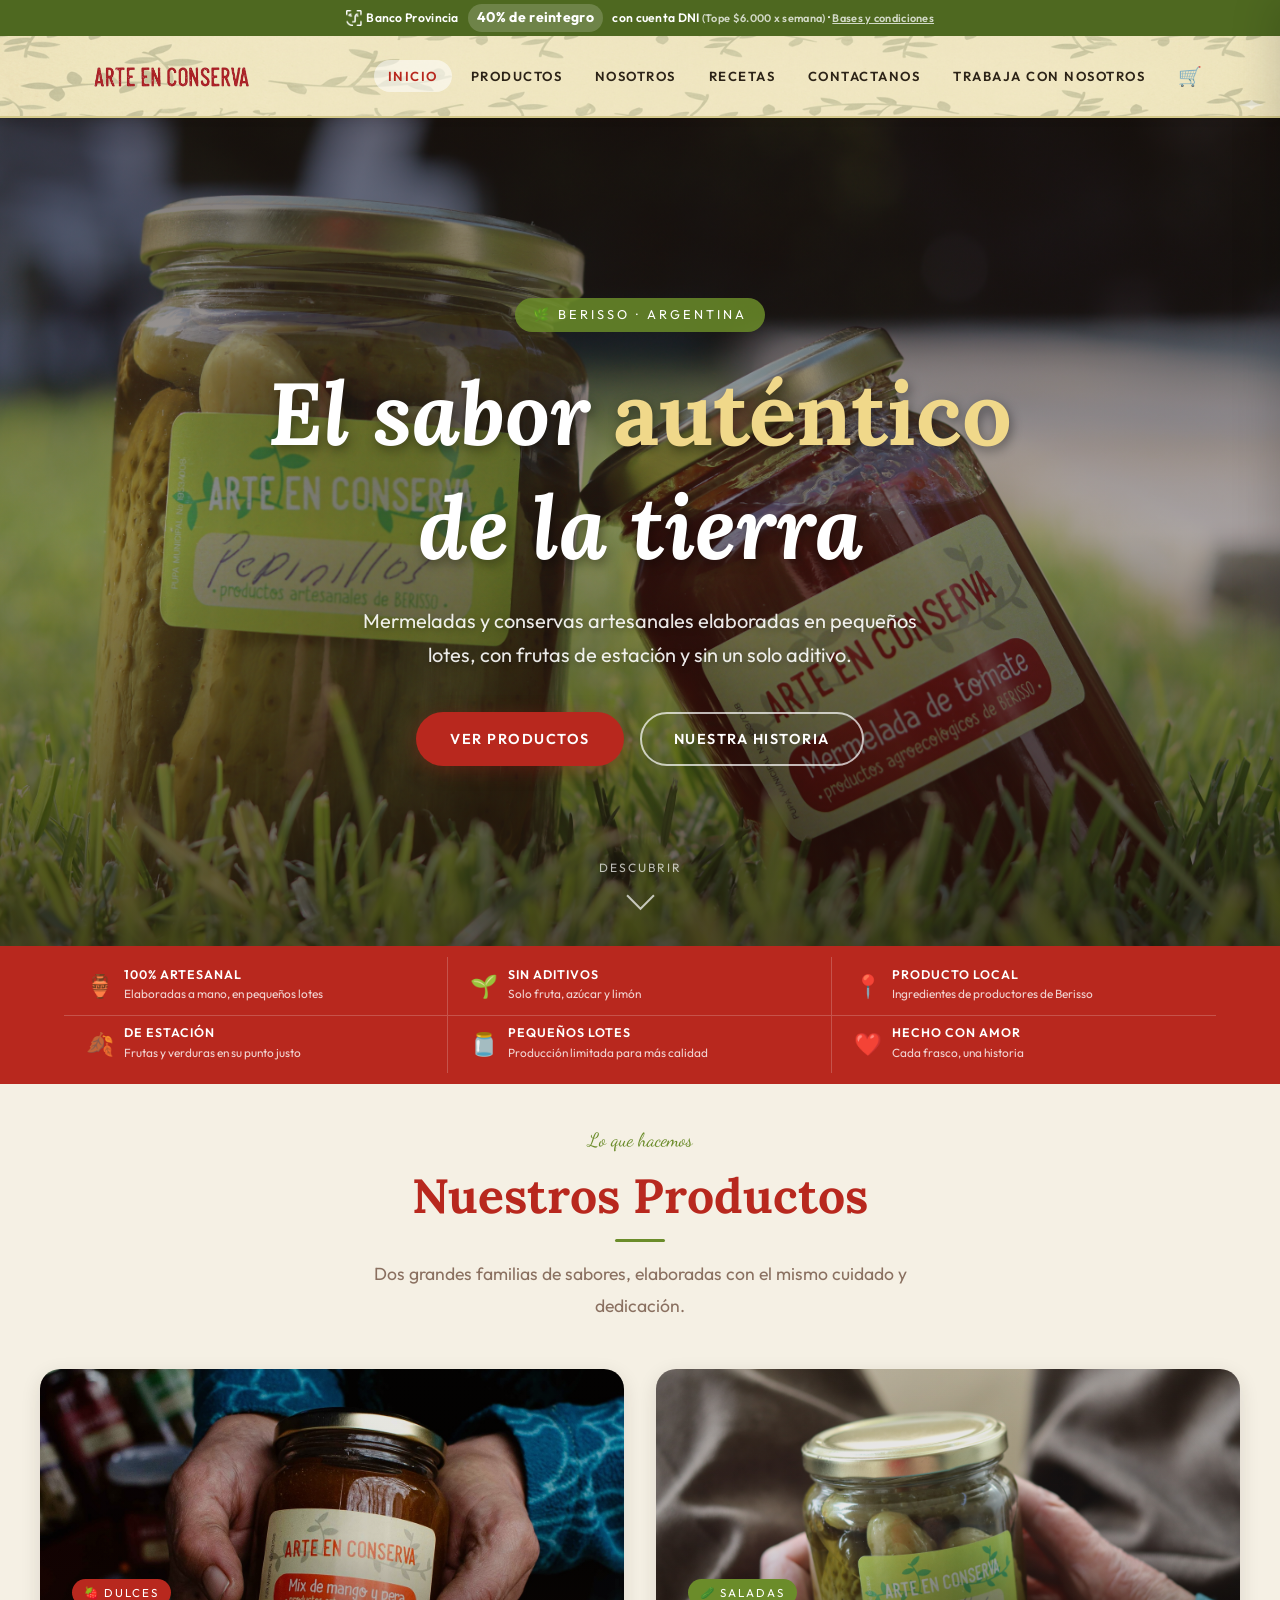
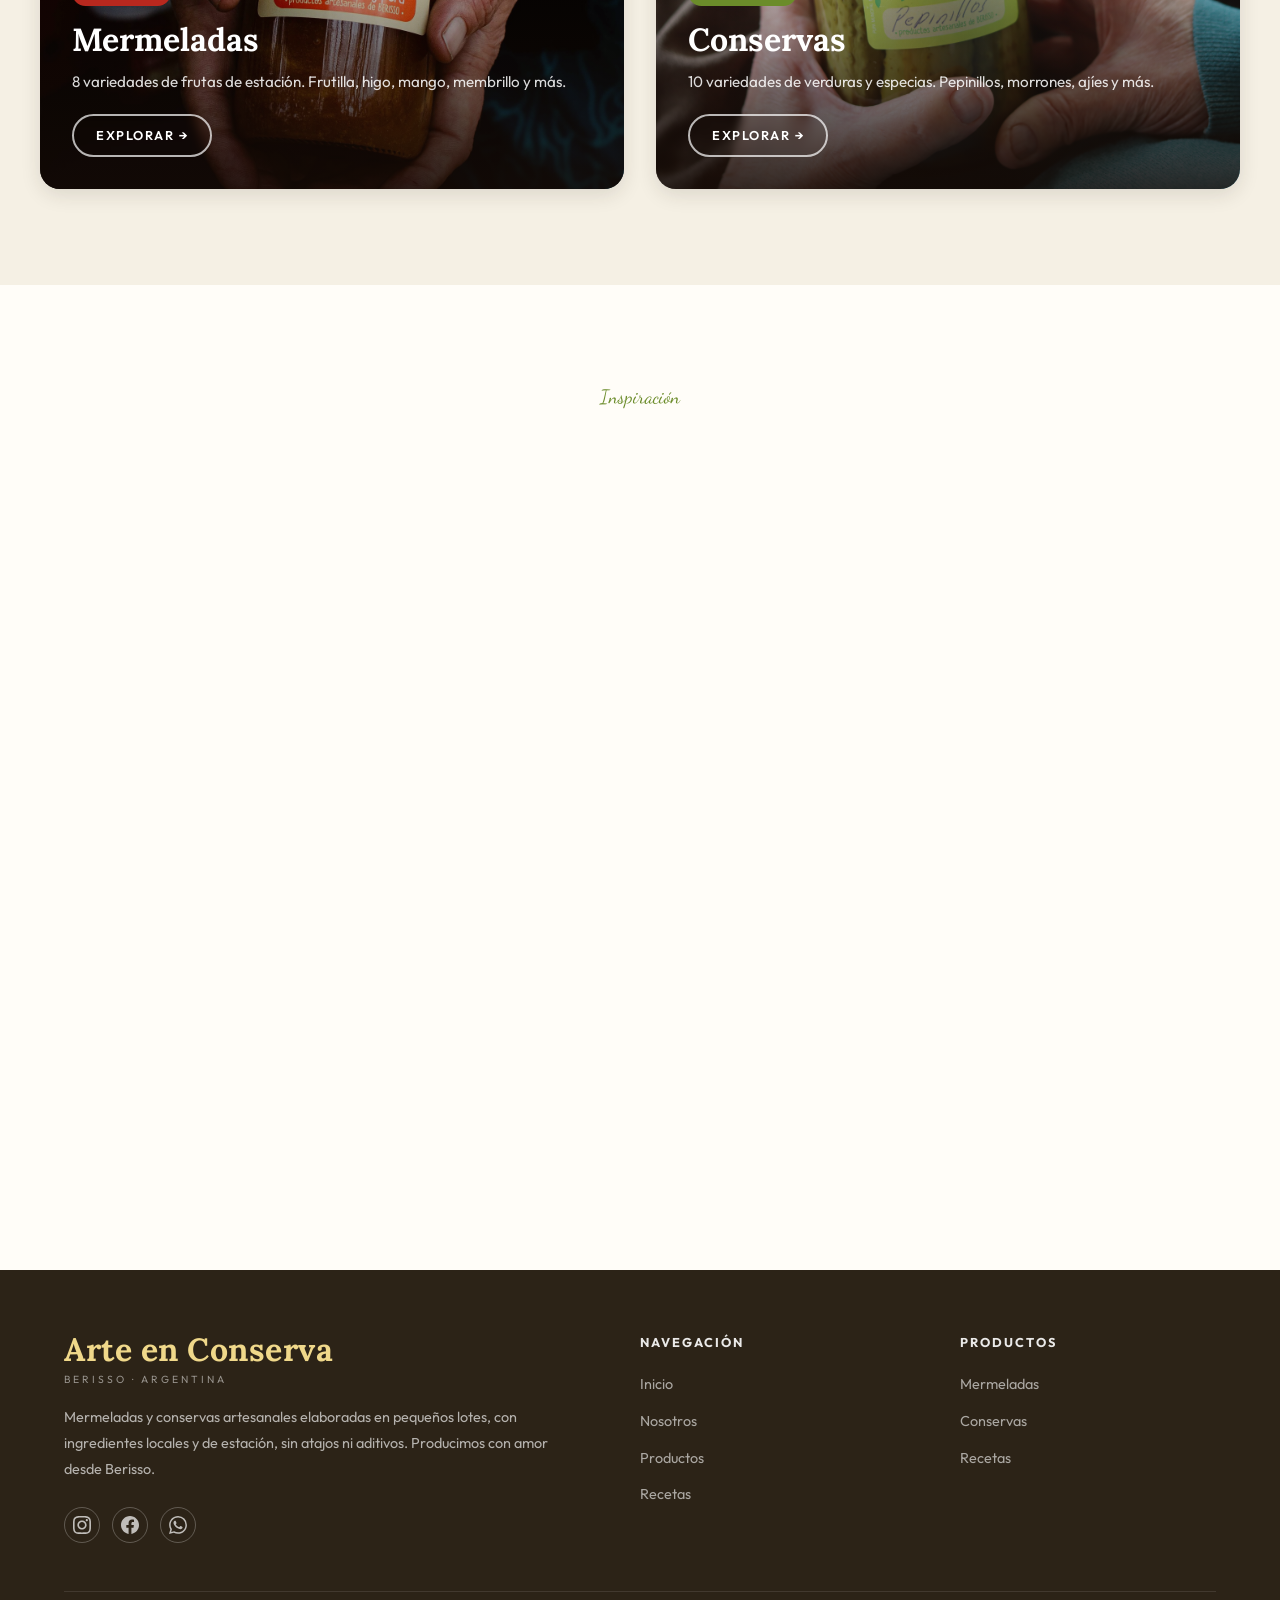
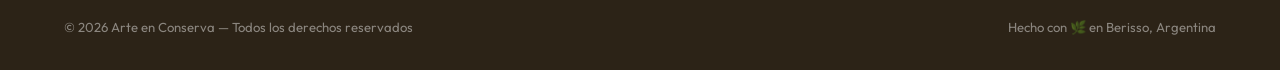
<file: index.html>
<!DOCTYPE html>
<!-- SYNC CHECK: 2026-05-05 17:18 -->
<html lang="es">

<head>
  <meta charset="UTF-8">
  <meta name="viewport" content="width=device-width, initial-scale=1.0">
  <title>Arte en Conserva — Mermeladas y Conservas Artesanales de Berisso</title>
  <link rel="stylesheet" href="styles.css">
</head>

<body>

  <!-- Decoración flotante de fondo -->
  <div class="floating-leaves" aria-hidden="true">
    <span class="leaf">🌿</span>
    <span class="leaf">🍃</span>
    <span class="leaf">🌱</span>
    <span class="leaf">🍀</span>
    <span class="leaf">🌿</span>
    <span class="leaf">🍃</span>
  </div>

  <!-- PROMO BAR -->
  <div class="promo-bar">
    <span style="display:inline-flex;align-items:center;gap:4px;"><img src="assets/img/logo_banco_provincia.png" alt="Banco Provincia" style="height:16px;width:auto;object-fit:contain;">Banco Provincia</span>
    <span class="promo-pct">40% de reintegro</span>
    <span>con cuenta DNI <span style="opacity:0.75;font-size:0.9em;">(Tope $6.000 x semana)</span> · <a href="https://www.bancoprovincia.com.ar/cuentadni/contenidos/cdniBeneficios/detalle/feriasymercados" target="_blank" rel="noopener" style="color:inherit;opacity:0.75;font-size:0.9em;text-decoration:underline;">Bases y condiciones</a></span>
  </div>

  <!-- HEADER -->
  <header id="site-header">
    <nav>
      <a href="index.html" class="logo">
        <img src="assets/img/arte_en_conserva_transparente.png" alt="Arte en Conserva">
      </a>
      <button class="hamburger" id="hamburger" aria-label="Menú">
        <span></span><span></span><span></span>
      </button>
      <ul class="nav-links" id="nav-links">
        <li><a href="index.html" class="active">Inicio</a></li>
        <li><a href="productos.html">Productos</a></li>
        <li><a href="nosotros.html">Nosotros</a></li>
        <li><a href="recetas.html">Recetas</a></li>
        <li><a href="contactanos.html">Contactanos</a></li>
        <li><a href="contacto.html">Trabaja con nosotros</a></li>
        <li>
          <button class="cart-nav-btn" onclick="openCartDrawer()" aria-label="Carrito">
            🛒 <span class="cart-badge" style="display:none;">0</span>
          </button>
        </li>
      </ul>
      <button class="cart-nav-btn mobile-cart" onclick="openCartDrawer()" aria-label="Carrito">
        🛒 <span class="cart-badge" style="display:none;">0</span>
      </button>
    </nav>
  </header>

  <!-- HERO -->
  <section class="hero" id="hero">
    <div class="hero-bg" id="hero-bg" style="background-image: url('assets/img/pepinillos_tomate_pasto.jpg');"></div>
    <div class="hero-content">
      <span class="hero-tag">🌿 Berisso · Argentina</span>
      <h1>El sabor <em>auténtico</em><br>de la tierra</h1>
      <p>Mermeladas y conservas artesanales elaboradas en pequeños lotes, con frutas de estación y sin un solo aditivo.
      </p>
      <div class="hero-btns">
        <a href="productos.html" class="btn btn-primary">Ver Productos</a>
        <a href="nosotros.html" class="btn btn-outline">Nuestra Historia</a>
      </div>
    </div>
    <div class="scroll-indicator">
      <span>Descubrir</span>
      <div class="arrow"></div>
    </div>
  </section>

  <!-- VALUES STRIP -->
  <div class="values-strip">
    <div class="values-strip-inner container">
      <div class="value-item reveal delay-1">
        <span class="icon">🏺</span>
        <div>
          <h4>100% Artesanal</h4>
          <p>Elaboradas a mano, en pequeños lotes</p>
        </div>
      </div>
      <div class="value-item reveal delay-2" style="border-right:1px solid rgba(255,255,255,0.2);">
        <span class="icon">🌱</span>
        <div>
          <h4>Sin Aditivos</h4>
          <p>Solo fruta, azúcar y limón</p>
        </div>
      </div>
      <div class="value-item reveal delay-3" style="border-right:none;">
        <span class="icon">📍</span>
        <div>
          <h4>Producto Local</h4>
          <p>Ingredientes de productores de Berisso</p>
        </div>
      </div>
      <div class="value-item reveal delay-1" style="border-top:1px solid rgba(255,255,255,0.2);">
        <span class="icon">🍂</span>
        <div>
          <h4>De Estación</h4>
          <p>Frutas y verduras en su punto justo</p>
        </div>
      </div>
      <div class="value-item reveal delay-2"
        style="border-top:1px solid rgba(255,255,255,0.2); border-right:1px solid rgba(255,255,255,0.2);">
        <span class="icon">🫙</span>
        <div>
          <h4>Pequeños Lotes</h4>
          <p>Producción limitada para más calidad</p>
        </div>
      </div>
      <div class="value-item reveal delay-3" style="border-top:1px solid rgba(255,255,255,0.2); border-right:none;">
        <span class="icon">❤️</span>
        <div>
          <h4>Hecho con Amor</h4>
          <p>Cada frasco, una historia</p>
        </div>
      </div>
    </div>
  </div>


  <!-- CATEGORÍAS DE PRODUCTOS -->
  <section class="section container" style="padding-top:2.5rem;">
    <span class="section-label" style="display:block; text-align:center;">Lo que hacemos</span>
    <h2 class="section-title centered reveal">Nuestros Productos</h2>
    <p class="section-lead centered reveal delay-1">Dos grandes familias de sabores, elaboradas con el mismo cuidado y
      dedicación.</p>

    <div class="category-cards">
      <a href="productos.html#mermeladas" class="cat-card mermeladas reveal-left">
        <div class="cat-card-img" style="background-image: url('assets/img/cat_mermeladas.jpg');"></div>
        <div class="cat-card-content">
          <span class="tag">🍓 Dulces</span>
          <h3>Mermeladas</h3>
          <p>8 variedades de frutas de estación. Frutilla, higo, mango, membrillo y más.</p>
          <span class="btn btn-outline">Explorar →</span>
        </div>
      </a>
      <a href="productos.html#conservas" class="cat-card reveal-right">
        <div class="cat-card-img" style="background-image: url('assets/img/cat_conservas.jpg');"></div>
        <div class="cat-card-content">
          <span class="tag">🥒 Saladas</span>
          <h3>Conservas</h3>
          <p>10 variedades de verduras y especias. Pepinillos, morrones, ajíes y más.</p>
          <span class="btn btn-outline">Explorar →</span>
        </div>
      </a>
    </div>
  </section>

  <!-- RECETAS TEASER -->
  <section class="section section-alt">
    <div class="container">
      <span class="section-label" style="display:block; text-align:center;">Inspiración</span>
      <h2 class="section-title centered reveal">Con nuestras mermeladas</h2>
      <p class="section-lead centered reveal delay-1">Más allá del desayuno — nuestras recetas favoritas para usar tus
        conservas.</p>

      <div class="recipes-grid">
        <div class="recipe-card reveal delay-1">
          <div class="recipe-img">
            <img src="assets/img/recipe_bruschetta_1777949400026.png" alt="Bruschettas con queso de cabra">
          </div>
          <div class="recipe-content">
            <span class="recipe-tag">🧀 Entrada</span>
            <h3>Bruschettas con Queso y Tomate</h3>
            <p>Pan artesanal, queso de cabra cremoso y mermelada de tomate. Un contraste agridulce espectacular.</p>
          </div>
        </div>
        <div class="recipe-card reveal delay-2">
          <div class="recipe-img">
            <img src="assets/img/recipe_glaseado_1777949416506.png" alt="Pollo glaseado con ciruela">
          </div>
          <div class="recipe-content">
            <span class="recipe-tag">🍗 Principal</span>
            <h3>Pollo Glaseado con Ciruela</h3>
            <p>Mermelada de ciruela, soja y mostaza para glasear el pollo. Un plato salado elevado a otro nivel.</p>
          </div>
        </div>
        <div class="recipe-card reveal delay-3">
          <div class="recipe-img">
            <img src="assets/img/recipe_queso_higo_1777949503749.png" alt="Tabla de quesos con higo">
          </div>
          <div class="recipe-content">
            <span class="recipe-tag">🍷 Tabla</span>
            <h3>Tabla de Quesos con Higo</h3>
            <p>El maridaje perfecto para reuniones. Quesos maduros y nuestra mermelada de higo.</p>
          </div>
        </div>
      </div>

      <div style="text-align:center; margin-top:3rem;" class="reveal">
        <a href="recetas.html" class="btn btn-green">Ver todas las recetas</a>
      </div>
    </div>
  </section>

  <!-- FOOTER -->
  <footer>
    <div class="container">
      <div class="footer-grid">
        <div class="footer-brand">
          <div class="logo">
            <div>
              <span class="logo-text">Arte en Conserva</span>
              <span class="logo-sub">Berisso · Argentina</span>
            </div>
          </div>
          <p>Mermeladas y conservas artesanales elaboradas en pequeños lotes, con ingredientes locales y de estación,
            sin atajos ni aditivos. Producimos con amor desde Berisso.</p>
          <div class="footer-social">
            <a href="https://www.instagram.com/arte_enconserva/" target="_blank" rel="noopener" aria-label="Instagram"><svg width="18" height="18" viewBox="0 0 24 24" fill="currentColor"><path d="M12 2.163c3.204 0 3.584.012 4.85.07 3.252.148 4.771 1.691 4.919 4.919.058 1.265.069 1.645.069 4.849 0 3.205-.012 3.584-.069 4.849-.149 3.225-1.664 4.771-4.919 4.919-1.266.058-1.644.07-4.85.07-3.204 0-3.584-.012-4.849-.07-3.26-.149-4.771-1.699-4.919-4.92-.058-1.265-.07-1.644-.07-4.849 0-3.204.013-3.583.07-4.849.149-3.227 1.664-4.771 4.919-4.919 1.266-.057 1.645-.069 4.849-.069zm0-2.163c-3.259 0-3.667.014-4.947.072-4.358.2-6.78 2.618-6.98 6.98-.059 1.281-.073 1.689-.073 4.948 0 3.259.014 3.668.072 4.948.2 4.358 2.618 6.78 6.98 6.98 1.281.058 1.689.072 4.948.072 3.259 0 3.668-.014 4.948-.072 4.354-.2 6.782-2.618 6.979-6.98.059-1.28.073-1.689.073-4.948 0-3.259-.014-3.667-.072-4.947-.196-4.354-2.617-6.78-6.979-6.98-1.281-.059-1.69-.073-4.949-.073zm0 5.838c-3.403 0-6.162 2.759-6.162 6.162s2.759 6.163 6.162 6.163 6.162-2.759 6.162-6.163c0-3.403-2.759-6.162-6.162-6.162zm0 10.162c-2.209 0-4-1.79-4-4 0-2.209 1.791-4 4-4s4 1.791 4 4c0 2.21-1.791 4-4 4zm6.406-11.845c-.796 0-1.441.645-1.441 1.44s.645 1.44 1.441 1.44c.795 0 1.439-.645 1.439-1.44s-.644-1.44-1.439-1.44z"/></svg></a>
            <a href="https://www.facebook.com/profile.php?id=100056650461525&locale=es_LA" target="_blank" rel="noopener" aria-label="Facebook"><svg width="18" height="18" viewBox="0 0 24 24" fill="currentColor"><path d="M24 12.073c0-6.627-5.373-12-12-12s-12 5.373-12 12c0 5.99 4.388 10.954 10.125 11.854v-8.385H7.078v-3.47h3.047V9.43c0-3.007 1.792-4.669 4.533-4.669 1.312 0 2.686.235 2.686.235v2.953H15.83c-1.491 0-1.956.925-1.956 1.874v2.25h3.328l-.532 3.47h-2.796v8.385C19.612 23.027 24 18.062 24 12.073z"/></svg></a>
            <a href="https://wa.me/5491112345678" target="_blank" rel="noopener" aria-label="WhatsApp"><svg width="18" height="18" viewBox="0 0 24 24" fill="currentColor"><path d="M17.472 14.382c-.297-.149-1.758-.867-2.03-.967-.273-.099-.471-.148-.67.15-.197.297-.767.966-.94 1.164-.173.199-.347.223-.644.075-.297-.15-1.255-.463-2.39-1.475-.883-.788-1.48-1.761-1.653-2.059-.173-.297-.018-.458.13-.606.134-.133.298-.347.446-.52.149-.174.198-.298.298-.497.099-.198.05-.371-.025-.52-.075-.149-.669-1.612-.916-2.207-.242-.579-.487-.5-.669-.51-.173-.008-.371-.01-.57-.01-.198 0-.52.074-.792.372-.272.297-1.04 1.016-1.04 2.479 0 1.462 1.065 2.875 1.213 3.074.149.198 2.096 3.2 5.077 4.487.709.306 1.262.489 1.694.625.712.227 1.36.195 1.871.118.571-.085 1.758-.719 2.006-1.413.248-.694.248-1.289.173-1.413-.074-.124-.272-.198-.57-.347m-5.421 7.403h-.004a9.87 9.87 0 01-5.031-1.378l-.361-.214-3.741.982.998-3.648-.235-.374a9.86 9.86 0 01-1.51-5.26c.001-5.45 4.436-9.884 9.888-9.884 2.64 0 5.122 1.03 6.988 2.898a9.825 9.825 0 012.893 6.994c-.003 5.45-4.437 9.884-9.885 9.884m8.413-18.297A11.815 11.815 0 0012.05 0C5.495 0 .16 5.335.157 11.892c0 2.096.547 4.142 1.588 5.945L.057 24l6.305-1.654a11.882 11.882 0 005.683 1.448h.005c6.554 0 11.89-5.335 11.893-11.893a11.821 11.821 0 00-3.48-8.413z"/></svg></a>
          </div>
        </div>
        <div class="footer-col">
          <h4>Navegación</h4>
          <ul>
            <li><a href="index.html">Inicio</a></li>
            <li><a href="nosotros.html">Nosotros</a></li>
            <li><a href="productos.html">Productos</a></li>
            <li><a href="recetas.html">Recetas</a></li>
          </ul>
        </div>
        <div class="footer-col">
          <h4>Productos</h4>
          <ul>
            <li><a href="productos.html#mermeladas">Mermeladas</a></li>
            <li><a href="productos.html#conservas">Conservas</a></li>
            <li><a href="recetas.html">Recetas</a></li>
          </ul>
        </div>
      </div>
      <div class="footer-bottom">
        <p>© 2026 Arte en Conserva — Todos los derechos reservados</p>
        <p>Hecho con 🌿 en Berisso, Argentina</p>
      </div>
    </div>
  </footer>

  <script src="js/products.js"></script>
  <script src="js/cart.js"></script>
  <script>
    // Parallax hero
    const heroBg = document.getElementById('hero-bg');
    window.addEventListener('scroll', () => {
      const y = window.scrollY;
      if (heroBg) heroBg.style.transform = `scale(1.05) translateY(${y * 0.25}px)`;
    }, { passive: true });

    // Header scroll shadow
    const header = document.getElementById('site-header');
    window.addEventListener('scroll', () => {
      header.classList.toggle('scrolled', window.scrollY > 50);
    }, { passive: true });

    // Hamburger menu
    const hamburger = document.getElementById('hamburger');
    const navLinks = document.getElementById('nav-links');
    hamburger.addEventListener('click', () => {
      hamburger.classList.toggle('open');
      navLinks.classList.toggle('open');
      document.body.style.overflow = navLinks.classList.contains('open') ? 'hidden' : '';
    });
    navLinks.querySelectorAll('a').forEach(a => {
      a.addEventListener('click', () => {
        hamburger.classList.remove('open');
        navLinks.classList.remove('open');
        document.body.style.overflow = '';
      });
    });

    // Scroll reveal
    const observer = new IntersectionObserver((entries) => {
      entries.forEach(e => {
        if (e.isIntersecting) {
          e.target.classList.add('visible');
          observer.unobserve(e.target);
        }
      });
    }, { threshold: 0.1, rootMargin: '0px 0px -50px 0px' });

    document.querySelectorAll('.reveal, .reveal-left, .reveal-right').forEach(el => observer.observe(el));
  </script>
</body>

</html>
</file>
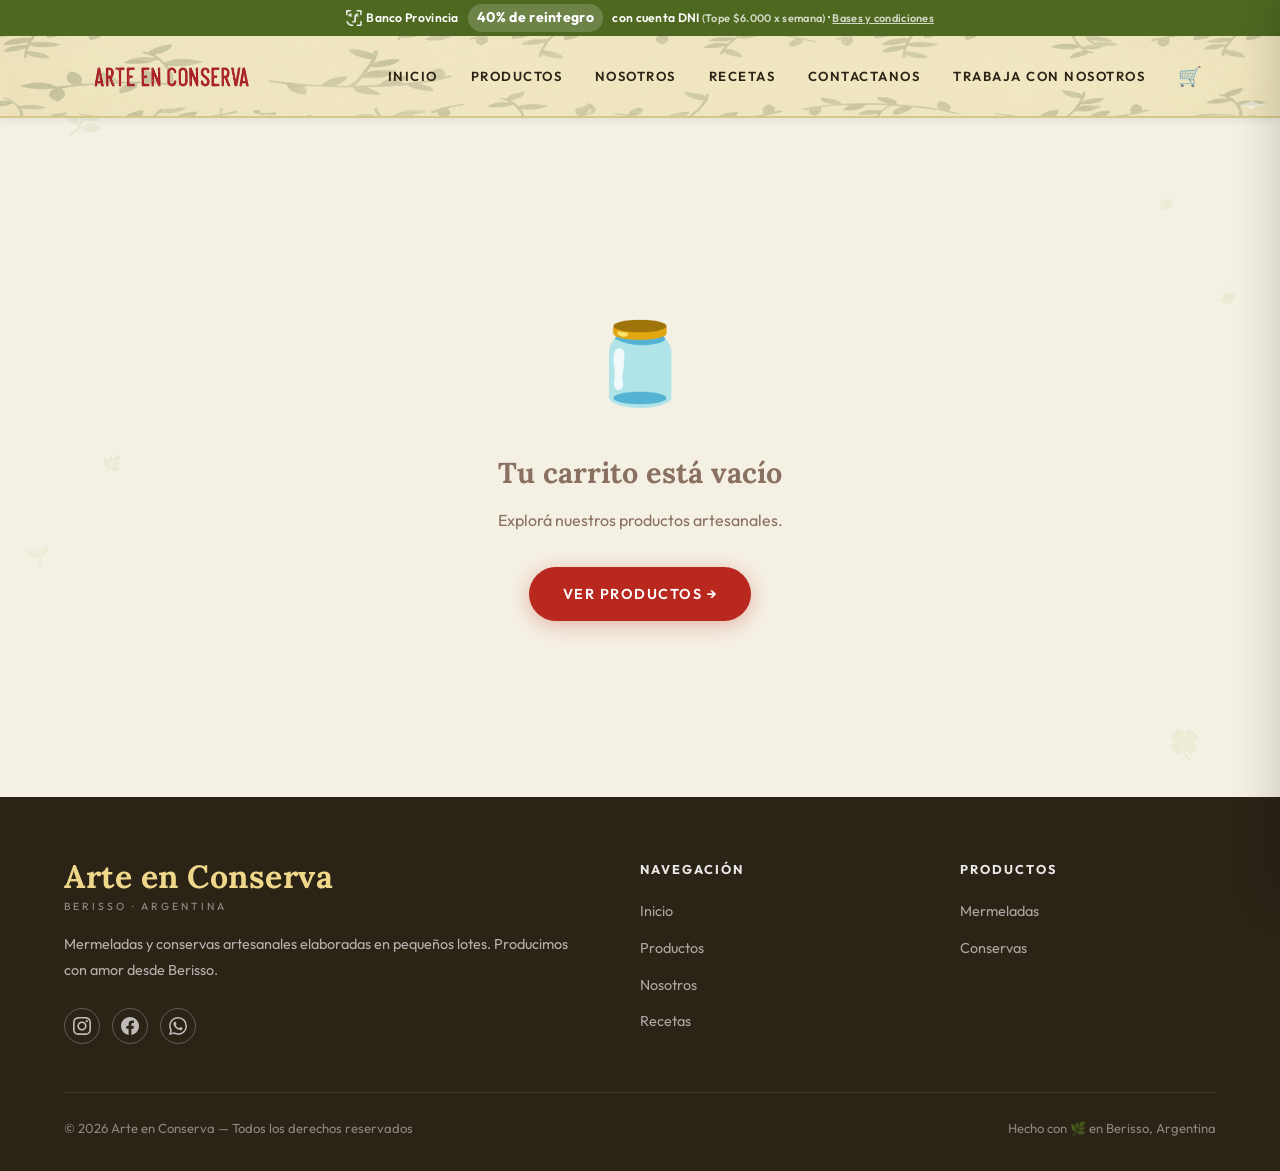
<file: carrito.html>
<!DOCTYPE html>
<html lang="es">
<head>
  <meta charset="UTF-8">
  <meta name="viewport" content="width=device-width, initial-scale=1.0">
  <title>Carrito — Arte en Conserva</title>
  <link rel="stylesheet" href="styles.css">
</head>
<body>

  <div class="floating-leaves" aria-hidden="true">
    <span class="leaf">🌿</span><span class="leaf">🍃</span><span class="leaf">🌱</span>
    <span class="leaf">🍀</span><span class="leaf">🌿</span><span class="leaf">🍃</span>
  </div>

  <!-- PROMO BAR -->
  <div class="promo-bar">
    <span style="display:inline-flex;align-items:center;gap:4px;"><img src="assets/img/logo_banco_provincia.png" alt="Banco Provincia" style="height:16px;width:auto;object-fit:contain;">Banco Provincia</span>
    <span class="promo-pct">40% de reintegro</span>
    <span>con cuenta DNI <span style="opacity:0.75;font-size:0.9em;">(Tope $6.000 x semana)</span> · <a href="https://www.bancoprovincia.com.ar/cuentadni/contenidos/cdniBeneficios/detalle/feriasymercados" target="_blank" rel="noopener" style="color:inherit;opacity:0.75;font-size:0.9em;text-decoration:underline;">Bases y condiciones</a></span>
  </div>

  <header id="site-header">
    <nav>
      <a href="index.html" class="logo">
        <img src="assets/img/arte_en_conserva_transparente.png" alt="Arte en Conserva">
      </a>
      <button class="hamburger" id="hamburger"><span></span><span></span><span></span></button>
      <ul class="nav-links" id="nav-links">
        <li><a href="index.html">Inicio</a></li>
        <li><a href="productos.html">Productos</a></li>
        <li><a href="nosotros.html">Nosotros</a></li>
        <li><a href="recetas.html">Recetas</a></li>
        <li><a href="contactanos.html">Contactanos</a></li>
        <li><a href="contacto.html">Trabaja con nosotros</a></li>
        <li>
          <button class="cart-nav-btn" onclick="openCartDrawer()" aria-label="Carrito">
            🛒 <span class="cart-badge" style="display:none;">0</span>
          </button>
        </li>
      </ul>
      <button class="cart-nav-btn mobile-cart" onclick="openCartDrawer()" aria-label="Carrito">
        🛒 <span class="cart-badge" style="display:none;">0</span>
      </button>
    </nav>
  </header>


  <section class="section container">
    <div class="cart-page-grid" id="cart-page-content">
      <!-- Rendered by JS -->
    </div>
  </section>

  <!-- FOOTER -->
  <footer>
    <div class="container">
      <div class="footer-grid">
        <div class="footer-brand">
          <div class="logo">
            <div>
              <span class="logo-text">Arte en Conserva</span>
              <span class="logo-sub">Berisso · Argentina</span>
            </div>
          </div>
          <p>Mermeladas y conservas artesanales elaboradas en pequeños lotes. Producimos con amor desde Berisso.</p>
          <div class="footer-social">
            <a href="https://www.instagram.com/arte_enconserva/" target="_blank" rel="noopener" aria-label="Instagram"><svg width="18" height="18" viewBox="0 0 24 24" fill="currentColor"><path d="M12 2.163c3.204 0 3.584.012 4.85.07 3.252.148 4.771 1.691 4.919 4.919.058 1.265.069 1.645.069 4.849 0 3.205-.012 3.584-.069 4.849-.149 3.225-1.664 4.771-4.919 4.919-1.266.058-1.644.07-4.85.07-3.204 0-3.584-.012-4.849-.07-3.26-.149-4.771-1.699-4.919-4.92-.058-1.265-.07-1.644-.07-4.849 0-3.204.013-3.583.07-4.849.149-3.227 1.664-4.771 4.919-4.919 1.266-.057 1.645-.069 4.849-.069zm0-2.163c-3.259 0-3.667.014-4.947.072-4.358.2-6.78 2.618-6.98 6.98-.059 1.281-.073 1.689-.073 4.948 0 3.259.014 3.668.072 4.948.2 4.358 2.618 6.78 6.98 6.98 1.281.058 1.689.072 4.948.072 3.259 0 3.668-.014 4.948-.072 4.354-.2 6.782-2.618 6.979-6.98.059-1.28.073-1.689.073-4.948 0-3.259-.014-3.667-.072-4.947-.196-4.354-2.617-6.78-6.979-6.98-1.281-.059-1.69-.073-4.949-.073zm0 5.838c-3.403 0-6.162 2.759-6.162 6.162s2.759 6.163 6.162 6.163 6.162-2.759 6.162-6.163c0-3.403-2.759-6.162-6.162-6.162zm0 10.162c-2.209 0-4-1.79-4-4 0-2.209 1.791-4 4-4s4 1.791 4 4c0 2.21-1.791 4-4 4zm6.406-11.845c-.796 0-1.441.645-1.441 1.44s.645 1.44 1.441 1.44c.795 0 1.439-.645 1.439-1.44s-.644-1.44-1.439-1.44z"/></svg></a>
            <a href="https://www.facebook.com/profile.php?id=100056650461525&locale=es_LA" target="_blank" rel="noopener" aria-label="Facebook"><svg width="18" height="18" viewBox="0 0 24 24" fill="currentColor"><path d="M24 12.073c0-6.627-5.373-12-12-12s-12 5.373-12 12c0 5.99 4.388 10.954 10.125 11.854v-8.385H7.078v-3.47h3.047V9.43c0-3.007 1.792-4.669 4.533-4.669 1.312 0 2.686.235 2.686.235v2.953H15.83c-1.491 0-1.956.925-1.956 1.874v2.25h3.328l-.532 3.47h-2.796v8.385C19.612 23.027 24 18.062 24 12.073z"/></svg></a>
            <a href="https://wa.me/5491112345678" target="_blank" rel="noopener" aria-label="WhatsApp"><svg width="18" height="18" viewBox="0 0 24 24" fill="currentColor"><path d="M17.472 14.382c-.297-.149-1.758-.867-2.03-.967-.273-.099-.471-.148-.67.15-.197.297-.767.966-.94 1.164-.173.199-.347.223-.644.075-.297-.15-1.255-.463-2.39-1.475-.883-.788-1.48-1.761-1.653-2.059-.173-.297-.018-.458.13-.606.134-.133.298-.347.446-.52.149-.174.198-.298.298-.497.099-.198.05-.371-.025-.52-.075-.149-.669-1.612-.916-2.207-.242-.579-.487-.5-.669-.51-.173-.008-.371-.01-.57-.01-.198 0-.52.074-.792.372-.272.297-1.04 1.016-1.04 2.479 0 1.462 1.065 2.875 1.213 3.074.149.198 2.096 3.2 5.077 4.487.709.306 1.262.489 1.694.625.712.227 1.36.195 1.871.118.571-.085 1.758-.719 2.006-1.413.248-.694.248-1.289.173-1.413-.074-.124-.272-.198-.57-.347m-5.421 7.403h-.004a9.87 9.87 0 01-5.031-1.378l-.361-.214-3.741.982.998-3.648-.235-.374a9.86 9.86 0 01-1.51-5.26c.001-5.45 4.436-9.884 9.888-9.884 2.64 0 5.122 1.03 6.988 2.898a9.825 9.825 0 012.893 6.994c-.003 5.45-4.437 9.884-9.885 9.884m8.413-18.297A11.815 11.815 0 0012.05 0C5.495 0 .16 5.335.157 11.892c0 2.096.547 4.142 1.588 5.945L.057 24l6.305-1.654a11.882 11.882 0 005.683 1.448h.005c6.554 0 11.89-5.335 11.893-11.893a11.821 11.821 0 00-3.48-8.413z"/></svg></a>
          </div>
        </div>
        <div class="footer-col">
          <h4>Navegación</h4>
          <ul>
            <li><a href="index.html">Inicio</a></li>
            <li><a href="productos.html">Productos</a></li>
            <li><a href="nosotros.html">Nosotros</a></li>
            <li><a href="recetas.html">Recetas</a></li>
          </ul>
        </div>
        <div class="footer-col">
          <h4>Productos</h4>
          <ul>
            <li><a href="productos.html#mermeladas">Mermeladas</a></li>
            <li><a href="productos.html#conservas">Conservas</a></li>
          </ul>
        </div>
      </div>
      <div class="footer-bottom">
        <p>© 2026 Arte en Conserva — Todos los derechos reservados</p>
        <p>Hecho con 🌿 en Berisso, Argentina</p>
      </div>
    </div>
  </footer>

  <script src="js/products.js"></script>
  <script src="js/cart.js"></script>
  <script>
    let selectedPayment = 'transferencia';
    let selectedDelivery = 'retiro';
    let cuponAplicado = null;

    const CUPONES = {
      'ARTE10': { pct: 10, label: '10% de descuento' },
      'BERISSO': { pct: 15, label: '15% de descuento' },
    };

    function aplicarCupon() {
      const code = document.getElementById('cupon-input').value.trim().toUpperCase();
      const msg = document.getElementById('cupon-msg');
      const cupon = CUPONES[code];
      if (cupon) {
        cuponAplicado = { code, ...cupon };
        msg.style.color = 'var(--green-dark)';
        msg.textContent = '✓ Cupón aplicado: ' + cupon.label;
      } else {
        cuponAplicado = null;
        msg.style.color = '#e05252';
        msg.textContent = code ? 'Cupón inválido.' : '';
      }
      renderSummary();
    }

    function setPayment(method) {
      selectedPayment = method;
      renderSummary();
      document.querySelectorAll('.pay-opt').forEach(b => b.classList.remove('active'));
      document.getElementById('pay-' + method).classList.add('active');
      const dniNote = document.getElementById('dni-note');
      if (dniNote) dniNote.style.display = method === 'dni' ? 'flex' : 'none';
    }

    function setDelivery(mode) {
      selectedDelivery = mode;
      document.querySelectorAll('.del-opt').forEach(b => b.classList.remove('active'));
      document.getElementById('del-' + mode).classList.add('active');
    }

    function renderSummary() {
      const subtotal = cartTotal();
      const isDni = selectedPayment === 'dni';
      const descCupon = cuponAplicado ? Math.round(subtotal * cuponAplicado.pct / 100) : 0;
      const total = subtotal - descCupon;

      const subtotalRow = document.getElementById('sum-subtotal');
      const reintegroBlock = document.getElementById('sum-reintegro-block');
      const totalRow = document.getElementById('sum-total');
      const totalLabel = document.getElementById('sum-total-label');
      const cuponRow = document.getElementById('sum-cupon-row');
      const cuponAmt = document.getElementById('sum-cupon-amt');

      if (subtotalRow) subtotalRow.textContent = formatPrice(subtotal);
      if (totalRow) totalRow.textContent = formatPrice(total);
      if (totalLabel) totalLabel.textContent = 'Total';
      if (cuponRow) cuponRow.style.display = cuponAplicado ? '' : 'none';
      if (cuponAmt) cuponAmt.textContent = '− ' + formatPrice(descCupon);

      if (reintegroBlock) reintegroBlock.style.display = 'none';
    }

    function buildWhatsAppMsg(cart) {
      const payLabel = selectedPayment === 'dni' ? 'Cuenta DNI (40% reintegro)' : 'Transferencia';
      const delLabel = selectedDelivery === 'retiro' ? 'Retiro en local' : 'Envío a domicilio';
      const items = cart.map(i => `${i.qty}x ${i.name}`).join(', ');
      return `Hola! Quiero hacer un pedido de Arte en Conserva:\n${items}\nPago: ${payLabel}\nEntrega: ${delLabel}\nTotal: ${formatPrice(cartTotal())}`;
    }

    function renderCartPage() {
      const cart = getCart();
      const container = document.getElementById('cart-page-content');

      if (cart.length === 0) {
        container.innerHTML = `
          <div style="text-align:center; padding:5rem 0; grid-column:1/-1;">
            <div style="font-size:5rem; margin-bottom:1.5rem;">🫙</div>
            <h2 style="color:var(--text-muted); font-size:1.8rem; margin-bottom:1rem;">Tu carrito está vacío</h2>
            <p style="color:var(--text-muted); margin-bottom:2rem;">Explorá nuestros productos artesanales.</p>
            <a href="productos.html" class="btn btn-primary">Ver productos →</a>
          </div>`;
        return;
      }

      const itemsHtml = cart.map(item => {
        const product = getProductById(item.id);
        return `
          <div class="cart-page-item">
            <div class="cart-page-item-icon">${item.image ? `<img src="${item.image}" alt="${item.name}" style="width:100%;height:100%;object-fit:contain;border-radius:6px;">` : item.icon}</div>
            <div class="cart-page-item-info">
              <a href="producto.html?id=${item.id}" class="cart-page-item-name">${item.name}</a>
              <p class="cart-page-item-sub">${product ? product.weight : ''}</p>
            </div>
            <div class="cart-page-item-qty">
              <button class="qty-btn" onclick="updateQty('${item.id}', -1); renderCartPage();">−</button>
              <span>${item.qty}</span>
              <button class="qty-btn" onclick="updateQty('${item.id}', 1); renderCartPage();">+</button>
            </div>
            <div class="cart-page-item-price">
              ${item.oldPrice ? `<span style="display:block;text-decoration:line-through;color:#e05252;font-size:0.78em;opacity:0.85;">${formatPrice(item.oldPrice * item.qty)}</span>` : ''}
              ${formatPrice(item.price * item.qty)}
            </div>
            <button class="cart-page-item-remove" onclick="removeFromCart('${item.id}'); renderCartPage();" aria-label="Eliminar">✕</button>
          </div>`;
      }).join('');

      const subtotal = cartTotal();
      const totalSinDescuento = cart.reduce((s, i) => s + (i.oldPrice || i.price) * i.qty, 0);
      const descuentoProductos = totalSinDescuento - subtotal;

      container.innerHTML = `
        <div class="cart-page-items-col">
          <div style="display:flex; justify-content:space-between; align-items:center; margin-bottom:2rem; padding-bottom:1rem; border-bottom:2px solid var(--beige-dark);">
            <h2 style="font-size:1.5rem; margin:0;">${cartCount()} producto${cartCount() !== 1 ? 's' : ''}</h2>
            <button onclick="clearCart(); renderCartPage();" class="cart-clear-btn">Vaciar carrito</button>
          </div>
          <div class="cart-page-items-list">${itemsHtml}</div>

          <!-- MÉTODO DE PAGO -->
          <div style="margin-top:2rem;">
            <h4 style="font-size:0.8rem; text-transform:uppercase; letter-spacing:2px; color:var(--text-muted); margin-bottom:0.8rem;">Método de pago</h4>
            <div style="display:flex; gap:0.75rem; flex-wrap:wrap;">
              <button id="pay-transferencia" class="pay-opt active" onclick="setPayment('transferencia')">
                💳 Transferencia
              </button>
              <button id="pay-dni" class="pay-opt" onclick="setPayment('dni')">
                <img src="assets/img/logo_banco_provincia.png" alt="" style="height:14px;vertical-align:middle;margin-right:4px;">Cuenta DNI
              </button>
            </div>
            <div id="dni-note" style="display:none; margin-top:0.75rem; align-items:center; gap:0.5rem; padding:0.6rem 0.9rem; background:#eef7ee; border-left:3px solid var(--green-dark); border-radius:var(--radius); font-size:0.82rem; color:var(--green-dark);">
              <span>🎉</span>
              <span><strong>40% de reintegro</strong> acreditado por Banco Provincia en tu cuenta DNI. Tope $6.000 semanales. <a href="https://www.bancoprovincia.com.ar/cuentadni/contenidos/cdniBeneficios/detalle/feriasymercados" target="_blank" rel="noopener" style="color:inherit;text-decoration:underline;">Bases y condiciones</a></span>
            </div>
          </div>

          <!-- ENTREGA -->

          <a href="productos.html" style="display:inline-flex; align-items:center; gap:8px; color:var(--text-muted); font-size:0.9rem; margin-top:1.8rem;">
            ← Seguir comprando
          </a>
        </div>

        <div class="cart-summary-col">
          <div class="cart-summary-box">
            <h3 style="margin-bottom:1.5rem; font-size:1.4rem; color:var(--green-dark);">Resumen del pedido</h3>

            <div class="cart-summary-row">
              <span>Subtotal</span>
              <span id="sum-subtotal">${formatPrice(subtotal)}</span>
            </div>
            <div class="cart-summary-row">
              <span>Envío</span>
              <span style="color:var(--green); font-weight:600;">A coordinar</span>
            </div>
            ${descuentoProductos > 0 ? `
            <div class="cart-summary-row" style="color:#e05252;">
              <span>Descuento</span>
              <span style="font-weight:600;">− ${formatPrice(descuentoProductos)}</span>
            </div>` : ''}

            <div id="sum-reintegro-block" style="display:none;"></div>
            <div id="sum-cupon-row" class="cart-summary-row" style="display:none; color:var(--green-dark);">
              <span id="sum-cupon-label">Cupón</span>
              <span id="sum-cupon-amt" style="font-weight:600;"></span>
            </div>

            <!-- CUPÓN -->
            <div style="margin:0.8rem 0; display:flex; gap:0.5rem;">
              <input id="cupon-input" type="text" placeholder="Código de cupón" style="flex:1; padding:0.45rem 0.8rem; border:2px solid var(--beige-dark); border-radius:var(--radius); font-family:var(--font); font-size:0.85rem; color:var(--text-mid);">
              <button onclick="aplicarCupon()" style="padding:0.45rem 0.9rem; background:var(--green-dark); color:#fff; border:none; border-radius:var(--radius); font-family:var(--font); font-size:0.85rem; font-weight:600; cursor:pointer;">Aplicar</button>
            </div>
            <div id="cupon-msg" style="font-size:0.78rem; margin-bottom:0.5rem;"></div>

            <div class="cart-summary-row cart-summary-total">
              <span id="sum-total-label">Total</span>
              <strong id="sum-total">${formatPrice(subtotal)}</strong>
            </div>

            <p style="font-size:0.75rem; color:var(--text-muted); margin:0.3rem 0 0.8rem; line-height:1.5;">
              Abonás el total. El reintegro lo acredita el banco en tu cuenta.
            </p>

            <div style="margin:0 0 1.2rem; padding:0.8rem 1rem; background:var(--beige-dark); border-radius:var(--radius); font-size:0.82rem; color:var(--text-muted);">
              <p>📍 <strong>Entrega:</strong> Retiro en el local o envío a domicilio</p>
            </div>

            <button id="whatsapp-btn"
               class="btn btn-primary" style="width:100%; justify-content:center; margin-bottom:0.8rem; border:none; cursor:pointer; background:var(--green-dark);">
              💬 Finalizar pedido por WhatsApp
            </button>

            <div class="cart-guarantees">
              <div>🌱 Sin aditivos</div>
              <div>🏺 Artesanal</div>
              <div>📍 Berisso</div>
            </div>
          </div>
        </div>`;

      document.getElementById('whatsapp-btn').addEventListener('click', function(e) {
        e.preventDefault();
        window.open('https://wa.me/5491112345678?text=' + encodeURIComponent(buildWhatsAppMsg(getCart())), '_blank');
      });

      // restore selections
      setPayment(selectedPayment);
      setDelivery(selectedDelivery);

      document.querySelectorAll('.reveal').forEach(el => observer.observe(el));
    }

    const header = document.getElementById('site-header');
    window.addEventListener('scroll', () => header.classList.toggle('scrolled', window.scrollY > 50), { passive: true });

    const hamburger = document.getElementById('hamburger');
    const navLinks = document.getElementById('nav-links');
    hamburger.addEventListener('click', () => {
      hamburger.classList.toggle('open');
      navLinks.classList.toggle('open');
      document.body.style.overflow = navLinks.classList.contains('open') ? 'hidden' : '';
    });

    const observer = new IntersectionObserver(entries => {
      entries.forEach(e => { if (e.isIntersecting) { e.target.classList.add('visible'); observer.unobserve(e.target); } });
    }, { threshold: 0.1 });

    document.addEventListener('DOMContentLoaded', () => {
      renderCartPage();
    });
  </script>
</body>
</html>
</file>
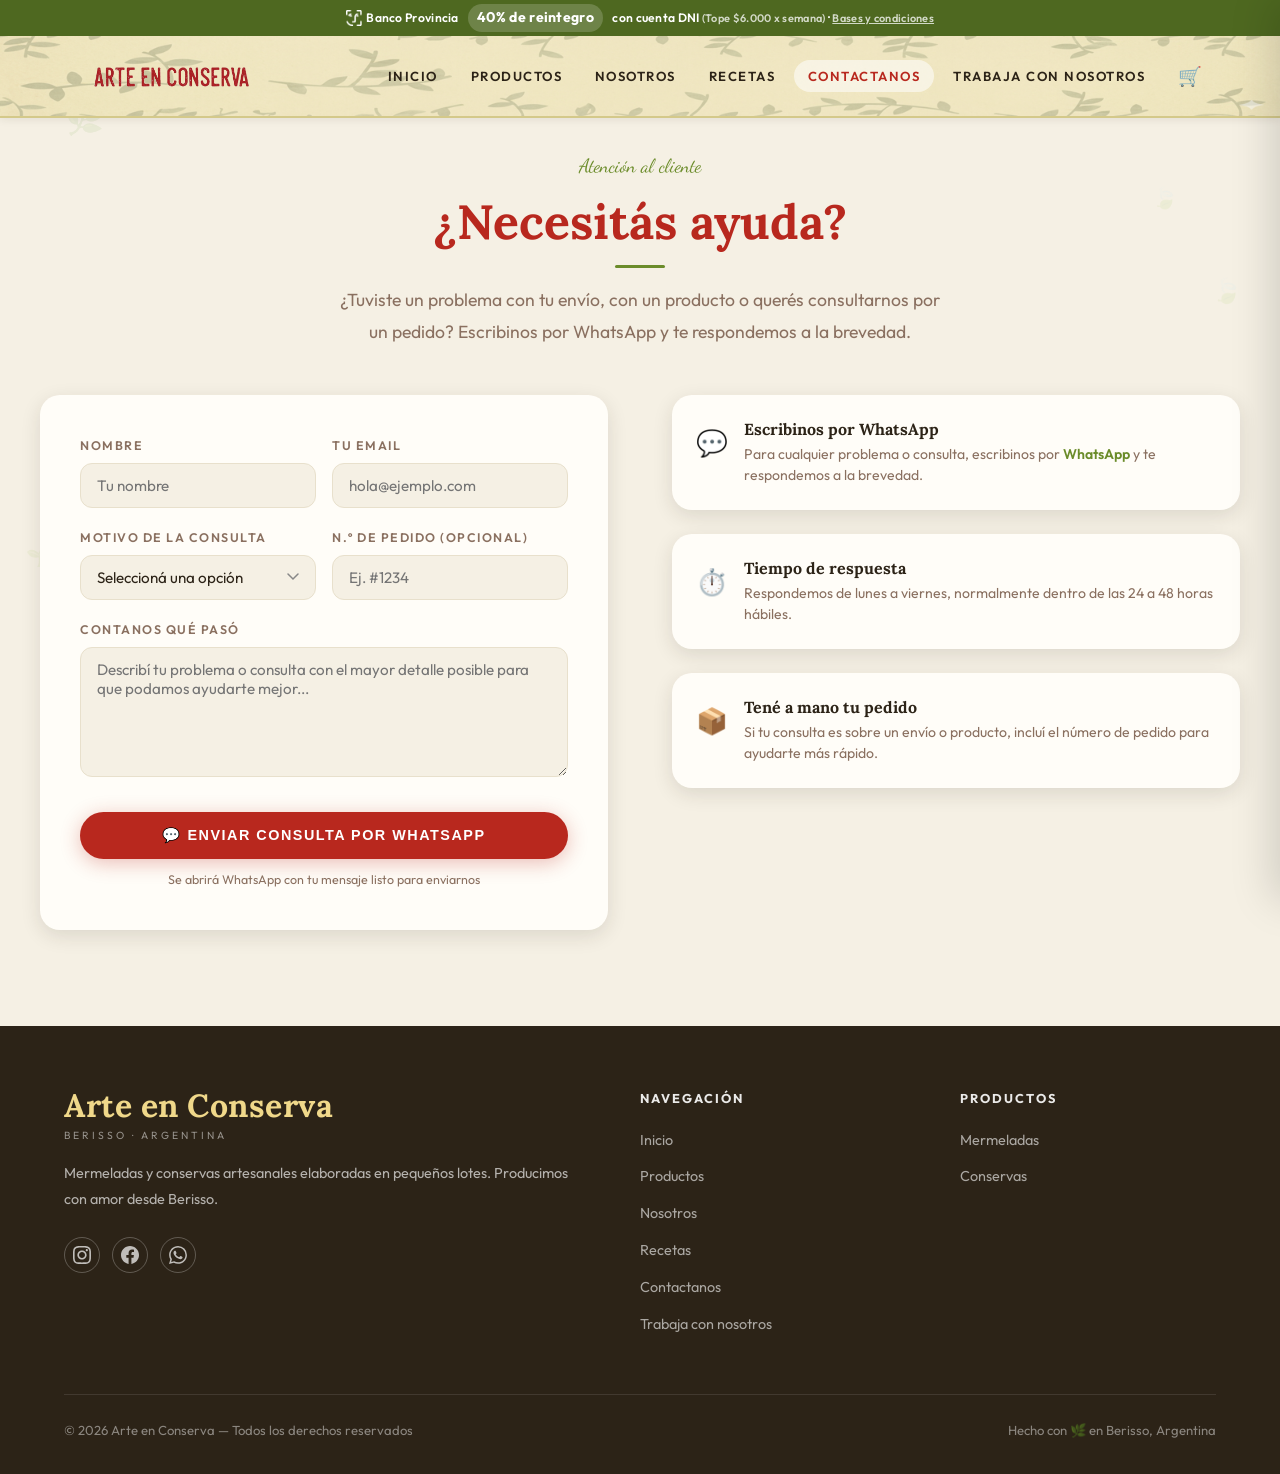
<file: contactanos.html>
<!DOCTYPE html>
<html lang="es">
<head>
  <meta charset="UTF-8">
  <meta name="viewport" content="width=device-width, initial-scale=1.0">
  <title>Contactanos — Arte en Conserva</title>
  <link rel="stylesheet" href="styles.css">
  <style>
    .contact-grid {
      display: grid;
      grid-template-columns: 1fr 1fr;
      gap: 4rem;
      align-items: start;
      margin-top: 2.5rem;
    }
    @media (max-width: 768px) {
      .contact-grid { grid-template-columns: 1fr; gap: 2rem; }
    }

    .contact-form {
      background: var(--white);
      border-radius: var(--radius-lg);
      padding: 2.5rem;
      box-shadow: var(--shadow);
    }
    .form-group {
      margin-bottom: 1.2rem;
    }
    .form-group label {
      display: block;
      font-family: var(--font);
      font-size: 0.78rem;
      text-transform: uppercase;
      letter-spacing: 1.5px;
      color: var(--text-muted);
      margin-bottom: 0.4rem;
      font-weight: 600;
    }
    .form-group input,
    .form-group select,
    .form-group textarea {
      width: 100%;
      padding: 0.75rem 1rem;
      border: 1.5px solid var(--beige-dark);
      border-radius: var(--radius);
      font-family: var(--font);
      font-size: 0.95rem;
      color: var(--text-dark);
      background: var(--beige);
      transition: border-color 0.2s, box-shadow 0.2s;
      box-sizing: border-box;
      appearance: none;
    }
    .form-group input:focus,
    .form-group select:focus,
    .form-group textarea:focus {
      outline: none;
      border-color: var(--green);
      box-shadow: 0 0 0 3px rgba(74, 124, 89, 0.12);
      background: var(--white);
    }
    .form-group textarea {
      resize: vertical;
      min-height: 130px;
    }
    .form-group select {
      cursor: pointer;
      background-image: url("data:image/svg+xml,%3Csvg xmlns='http://www.w3.org/2000/svg' width='12' height='8' viewBox='0 0 12 8'%3E%3Cpath d='M1 1l5 5 5-5' stroke='%23888' stroke-width='1.5' fill='none' stroke-linecap='round'/%3E%3C/svg%3E");
      background-repeat: no-repeat;
      background-position: right 1rem center;
      padding-right: 2.5rem;
    }
    .form-row {
      display: grid;
      grid-template-columns: 1fr 1fr;
      gap: 1rem;
    }
    @media (max-width: 500px) {
      .form-row { grid-template-columns: 1fr; }
    }

    .contact-info-block {
      display: flex;
      flex-direction: column;
      gap: 1.5rem;
    }
    .contact-info-card {
      background: var(--white);
      border-radius: var(--radius-lg);
      padding: 1.5rem;
      box-shadow: var(--shadow);
      display: flex;
      gap: 1rem;
      align-items: flex-start;
    }
    .contact-info-card .ci-icon {
      font-size: 1.6rem;
      flex-shrink: 0;
      margin-top: 0.1rem;
    }
    .contact-info-card h4 {
      font-family: var(--font-heading);
      font-size: 1rem;
      margin-bottom: 0.25rem;
      color: var(--text-dark);
    }
    .contact-info-card p {
      font-size: 0.88rem;
      color: var(--text-muted);
      line-height: 1.5;
    }
    .contact-info-card p a {
      color: var(--green);
      text-decoration: none;
      font-weight: 600;
    }
    .contact-info-card p a:hover { text-decoration: underline; }

    .form-success {
      display: none;
      text-align: center;
      padding: 2rem;
    }
    .form-success .success-icon { font-size: 3rem; margin-bottom: 1rem; }
    .form-success h3 { font-family: var(--font-heading); font-size: 1.4rem; margin-bottom: 0.5rem; }
    .form-success p { color: var(--text-muted); font-size: 0.92rem; }
  </style>
</head>
<body>

  <div class="floating-leaves" aria-hidden="true">
    <span class="leaf">🌿</span><span class="leaf">🍃</span><span class="leaf">🌱</span>
    <span class="leaf">🍀</span><span class="leaf">🌿</span><span class="leaf">🍃</span>
  </div>

  <!-- PROMO BAR -->
  <div class="promo-bar">
    <span style="display:inline-flex;align-items:center;gap:4px;"><img src="assets/img/logo_banco_provincia.png" alt="Banco Provincia" style="height:16px;width:auto;object-fit:contain;">Banco Provincia</span>
    <span class="promo-pct">40% de reintegro</span>
    <span>con cuenta DNI <span style="opacity:0.75;font-size:0.9em;">(Tope $6.000 x semana)</span> · <a href="https://www.bancoprovincia.com.ar/cuentadni/contenidos/cdniBeneficios/detalle/feriasymercados" target="_blank" rel="noopener" style="color:inherit;opacity:0.75;font-size:0.9em;text-decoration:underline;">Bases y condiciones</a></span>
  </div>

  <header id="site-header">
    <nav>
      <a href="index.html" class="logo">
        <img src="assets/img/arte_en_conserva_transparente.png" alt="Arte en Conserva">
      </a>
      <button class="hamburger" id="hamburger"><span></span><span></span><span></span></button>
      <ul class="nav-links" id="nav-links">
        <li><a href="index.html">Inicio</a></li>
        <li><a href="productos.html">Productos</a></li>
        <li><a href="nosotros.html">Nosotros</a></li>
        <li><a href="recetas.html">Recetas</a></li>
        <li><a href="contactanos.html" class="active">Contactanos</a></li>
        <li><a href="contacto.html">Trabaja con nosotros</a></li>
        <li>
          <button class="cart-nav-btn" onclick="openCartDrawer()" aria-label="Carrito">
            🛒 <span class="cart-badge" style="display:none;">0</span>
          </button>
        </li>
      </ul>
      <button class="cart-nav-btn mobile-cart" onclick="openCartDrawer()" aria-label="Carrito">
        🛒 <span class="cart-badge" style="display:none;">0</span>
      </button>
    </nav>
  </header>

  <section class="section container" style="padding-top:2rem;">
    <span class="section-label" style="display:block; text-align:center;">Atención al cliente</span>
    <h2 class="section-title centered reveal">¿Necesitás ayuda?</h2>
    <p class="section-lead centered reveal delay-1">¿Tuviste un problema con tu envío, con un producto o querés consultarnos por un pedido? Escribinos por WhatsApp y te respondemos a la brevedad.</p>

    <div class="contact-grid">

      <!-- FORM -->
      <div class="reveal">
        <div class="contact-form">
          <div id="form-fields">
            <div class="form-row">
              <div class="form-group">
                <label for="f-nombre">Nombre</label>
                <input type="text" id="f-nombre" placeholder="Tu nombre">
              </div>
              <div class="form-group">
                <label for="f-email">Tu email</label>
                <input type="email" id="f-email" placeholder="hola@ejemplo.com">
              </div>
            </div>

            <div class="form-row">
              <div class="form-group">
                <label for="f-motivo">Motivo de la consulta</label>
                <select id="f-motivo">
                  <option value="">Seleccioná una opción</option>
                  <option value="Problema con el envío">Problema con el envío</option>
                  <option value="Problema con el producto">Problema con el producto</option>
                  <option value="Consulta sobre un pedido">Consulta sobre un pedido</option>
                  <option value="Otra consulta">Otra consulta</option>
                </select>
              </div>
              <div class="form-group">
                <label for="f-pedido">N.º de pedido (opcional)</label>
                <input type="text" id="f-pedido" placeholder="Ej. #1234">
              </div>
            </div>

            <div class="form-group">
              <label for="f-mensaje">Contanos qué pasó</label>
              <textarea id="f-mensaje" placeholder="Describí tu problema o consulta con el mayor detalle posible para que podamos ayudarte mejor..."></textarea>
            </div>

            <button class="btn btn-primary" style="width:100%; justify-content:center; margin-top:0.5rem;" onclick="enviarConsulta()">
              💬 Enviar consulta por WhatsApp
            </button>
            <p style="font-size:0.78rem; color:var(--text-muted); text-align:center; margin-top:0.6rem;">Se abrirá WhatsApp con tu mensaje listo para enviarnos</p>
          </div>

          <div class="form-success" id="form-success">
            <div class="success-icon">🌿</div>
            <h3>¡Gracias por escribirnos!</h3>
            <p>Tu mensaje se envió por WhatsApp. Te respondemos lo antes posible.</p>
            <button class="btn btn-ghost" style="margin-top:1.5rem;" onclick="resetForm()">Enviar otra consulta</button>
          </div>
        </div>
      </div>

      <!-- INFO -->
      <div class="contact-info-block reveal-right">

        <div class="contact-info-card">
          <span class="ci-icon">💬</span>
          <div>
            <h4>Escribinos por WhatsApp</h4>
            <p>Para cualquier problema o consulta, escribinos por <a href="https://wa.me/5491112345678" target="_blank" rel="noopener">WhatsApp</a> y te respondemos a la brevedad.</p>
          </div>
        </div>

        <div class="contact-info-card">
          <span class="ci-icon">⏱️</span>
          <div>
            <h4>Tiempo de respuesta</h4>
            <p>Respondemos de lunes a viernes, normalmente dentro de las 24 a 48 horas hábiles.</p>
          </div>
        </div>

        <div class="contact-info-card">
          <span class="ci-icon">📦</span>
          <div>
            <h4>Tené a mano tu pedido</h4>
            <p>Si tu consulta es sobre un envío o producto, incluí el número de pedido para ayudarte más rápido.</p>
          </div>
        </div>

      </div>
    </div>
  </section>

  <footer>
    <div class="container">
      <div class="footer-grid">
        <div class="footer-brand">
          <div class="logo">
            <div>
              <span class="logo-text">Arte en Conserva</span>
              <span class="logo-sub">Berisso · Argentina</span>
            </div>
          </div>
          <p>Mermeladas y conservas artesanales elaboradas en pequeños lotes. Producimos con amor desde Berisso.</p>
          <div class="footer-social">
            <a href="https://www.instagram.com/arte_enconserva/" target="_blank" rel="noopener" aria-label="Instagram"><svg width="18" height="18" viewBox="0 0 24 24" fill="currentColor"><path d="M12 2.163c3.204 0 3.584.012 4.85.07 3.252.148 4.771 1.691 4.919 4.919.058 1.265.069 1.645.069 4.849 0 3.205-.012 3.584-.069 4.849-.149 3.225-1.664 4.771-4.919 4.919-1.266.058-1.644.07-4.85.07-3.204 0-3.584-.012-4.849-.07-3.26-.149-4.771-1.699-4.919-4.92-.058-1.265-.07-1.644-.07-4.849 0-3.204.013-3.583.07-4.849.149-3.227 1.664-4.771 4.919-4.919 1.266-.057 1.645-.069 4.849-.069zm0-2.163c-3.259 0-3.667.014-4.947.072-4.358.2-6.78 2.618-6.98 6.98-.059 1.281-.073 1.689-.073 4.948 0 3.259.014 3.668.072 4.948.2 4.358 2.618 6.78 6.98 6.98 1.281.058 1.689.072 4.948.072 3.259 0 3.668-.014 4.948-.072 4.354-.2 6.782-2.618 6.979-6.98.059-1.28.073-1.689.073-4.948 0-3.259-.014-3.667-.072-4.947-.196-4.354-2.617-6.78-6.979-6.98-1.281-.059-1.69-.073-4.949-.073zm0 5.838c-3.403 0-6.162 2.759-6.162 6.162s2.759 6.163 6.162 6.163 6.162-2.759 6.162-6.163c0-3.403-2.759-6.162-6.162-6.162zm0 10.162c-2.209 0-4-1.79-4-4 0-2.209 1.791-4 4-4s4 1.791 4 4c0 2.21-1.791 4-4 4zm6.406-11.845c-.796 0-1.441.645-1.441 1.44s.645 1.44 1.441 1.44c.795 0 1.439-.645 1.439-1.44s-.644-1.44-1.439-1.44z"/></svg></a>
            <a href="https://www.facebook.com/profile.php?id=100056650461525&locale=es_LA" target="_blank" rel="noopener" aria-label="Facebook"><svg width="18" height="18" viewBox="0 0 24 24" fill="currentColor"><path d="M24 12.073c0-6.627-5.373-12-12-12s-12 5.373-12 12c0 5.99 4.388 10.954 10.125 11.854v-8.385H7.078v-3.47h3.047V9.43c0-3.007 1.792-4.669 4.533-4.669 1.312 0 2.686.235 2.686.235v2.953H15.83c-1.491 0-1.956.925-1.956 1.874v2.25h3.328l-.532 3.47h-2.796v8.385C19.612 23.027 24 18.062 24 12.073z"/></svg></a>
            <a href="https://wa.me/5491112345678" target="_blank" rel="noopener" aria-label="WhatsApp"><svg width="18" height="18" viewBox="0 0 24 24" fill="currentColor"><path d="M17.472 14.382c-.297-.149-1.758-.867-2.03-.967-.273-.099-.471-.148-.67.15-.197.297-.767.966-.94 1.164-.173.199-.347.223-.644.075-.297-.15-1.255-.463-2.39-1.475-.883-.788-1.48-1.761-1.653-2.059-.173-.297-.018-.458.13-.606.134-.133.298-.347.446-.52.149-.174.198-.298.298-.497.099-.198.05-.371-.025-.52-.075-.149-.669-1.612-.916-2.207-.242-.579-.487-.5-.669-.51-.173-.008-.371-.01-.57-.01-.198 0-.52.074-.792.372-.272.297-1.04 1.016-1.04 2.479 0 1.462 1.065 2.875 1.213 3.074.149.198 2.096 3.2 5.077 4.487.709.306 1.262.489 1.694.625.712.227 1.36.195 1.871.118.571-.085 1.758-.719 2.006-1.413.248-.694.248-1.289.173-1.413-.074-.124-.272-.198-.57-.347m-5.421 7.403h-.004a9.87 9.87 0 01-5.031-1.378l-.361-.214-3.741.982.998-3.648-.235-.374a9.86 9.86 0 01-1.51-5.26c.001-5.45 4.436-9.884 9.888-9.884 2.64 0 5.122 1.03 6.988 2.898a9.825 9.825 0 012.893 6.994c-.003 5.45-4.437 9.884-9.885 9.884m8.413-18.297A11.815 11.815 0 0012.05 0C5.495 0 .16 5.335.157 11.892c0 2.096.547 4.142 1.588 5.945L.057 24l6.305-1.654a11.882 11.882 0 005.683 1.448h.005c6.554 0 11.89-5.335 11.893-11.893a11.821 11.821 0 00-3.48-8.413z"/></svg></a>
          </div>
        </div>
        <div class="footer-col">
          <h4>Navegación</h4>
          <ul>
            <li><a href="index.html">Inicio</a></li>
            <li><a href="productos.html">Productos</a></li>
            <li><a href="nosotros.html">Nosotros</a></li>
            <li><a href="recetas.html">Recetas</a></li>
            <li><a href="contactanos.html">Contactanos</a></li>
            <li><a href="contacto.html">Trabaja con nosotros</a></li>
          </ul>
        </div>
        <div class="footer-col">
          <h4>Productos</h4>
          <ul>
            <li><a href="productos.html#mermeladas">Mermeladas</a></li>
            <li><a href="productos.html#conservas">Conservas</a></li>
          </ul>
        </div>
      </div>
      <div class="footer-bottom">
        <p>© 2026 Arte en Conserva — Todos los derechos reservados</p>
        <p>Hecho con 🌿 en Berisso, Argentina</p>
      </div>
    </div>
  </footer>

  <script src="js/products.js"></script>
  <script src="js/cart.js"></script>
  <script>
    const WHATSAPP_NUMBER = '5491112345678';

    function enviarConsulta() {
      const nombre  = document.getElementById('f-nombre').value.trim();
      const email   = document.getElementById('f-email').value.trim();
      const motivo  = document.getElementById('f-motivo').value;
      const pedido  = document.getElementById('f-pedido').value.trim();
      const mensaje = document.getElementById('f-mensaje').value.trim();

      if (!nombre || !motivo || !mensaje) {
        alert('Por favor completá los campos obligatorios: nombre, motivo y mensaje.');
        return;
      }

      const lines = [
        '¡Hola! Me contacto desde *Arte en Conserva* por una consulta de atención al cliente.',
        '',
        `👤 *Nombre:* ${nombre}`,
        email ? `📬 *Email:* ${email}` : '',
        `🏷️ *Motivo:* ${motivo}`,
        pedido ? `📦 *N.º de pedido:* ${pedido}` : '',
        '',
        `💬 *Mensaje:* ${mensaje}`,
      ].filter(l => l !== '');

      const text = lines.join('\n');
      window.open('https://wa.me/' + WHATSAPP_NUMBER + '?text=' + encodeURIComponent(text), '_blank', 'noopener');

      document.getElementById('form-fields').style.display = 'none';
      document.getElementById('form-success').style.display = 'block';
    }

    function resetForm() {
      document.getElementById('f-nombre').value = '';
      document.getElementById('f-email').value = '';
      document.getElementById('f-motivo').value = '';
      document.getElementById('f-pedido').value = '';
      document.getElementById('f-mensaje').value = '';
      document.getElementById('form-fields').style.display = 'block';
      document.getElementById('form-success').style.display = 'none';
    }

    const header = document.getElementById('site-header');
    window.addEventListener('scroll', () => header.classList.toggle('scrolled', window.scrollY > 50), { passive: true });

    const hamburger = document.getElementById('hamburger');
    const navLinks = document.getElementById('nav-links');
    hamburger.addEventListener('click', () => {
      hamburger.classList.toggle('open');
      navLinks.classList.toggle('open');
      document.body.style.overflow = navLinks.classList.contains('open') ? 'hidden' : '';
    });

    const observer = new IntersectionObserver(entries => {
      entries.forEach(e => { if (e.isIntersecting) { e.target.classList.add('visible'); observer.unobserve(e.target); } });
    }, { threshold: 0.1, rootMargin: '0px 0px -30px 0px' });
    document.querySelectorAll('.reveal, .reveal-left, .reveal-right').forEach(el => observer.observe(el));
  </script>
</body>
</html>
</file>
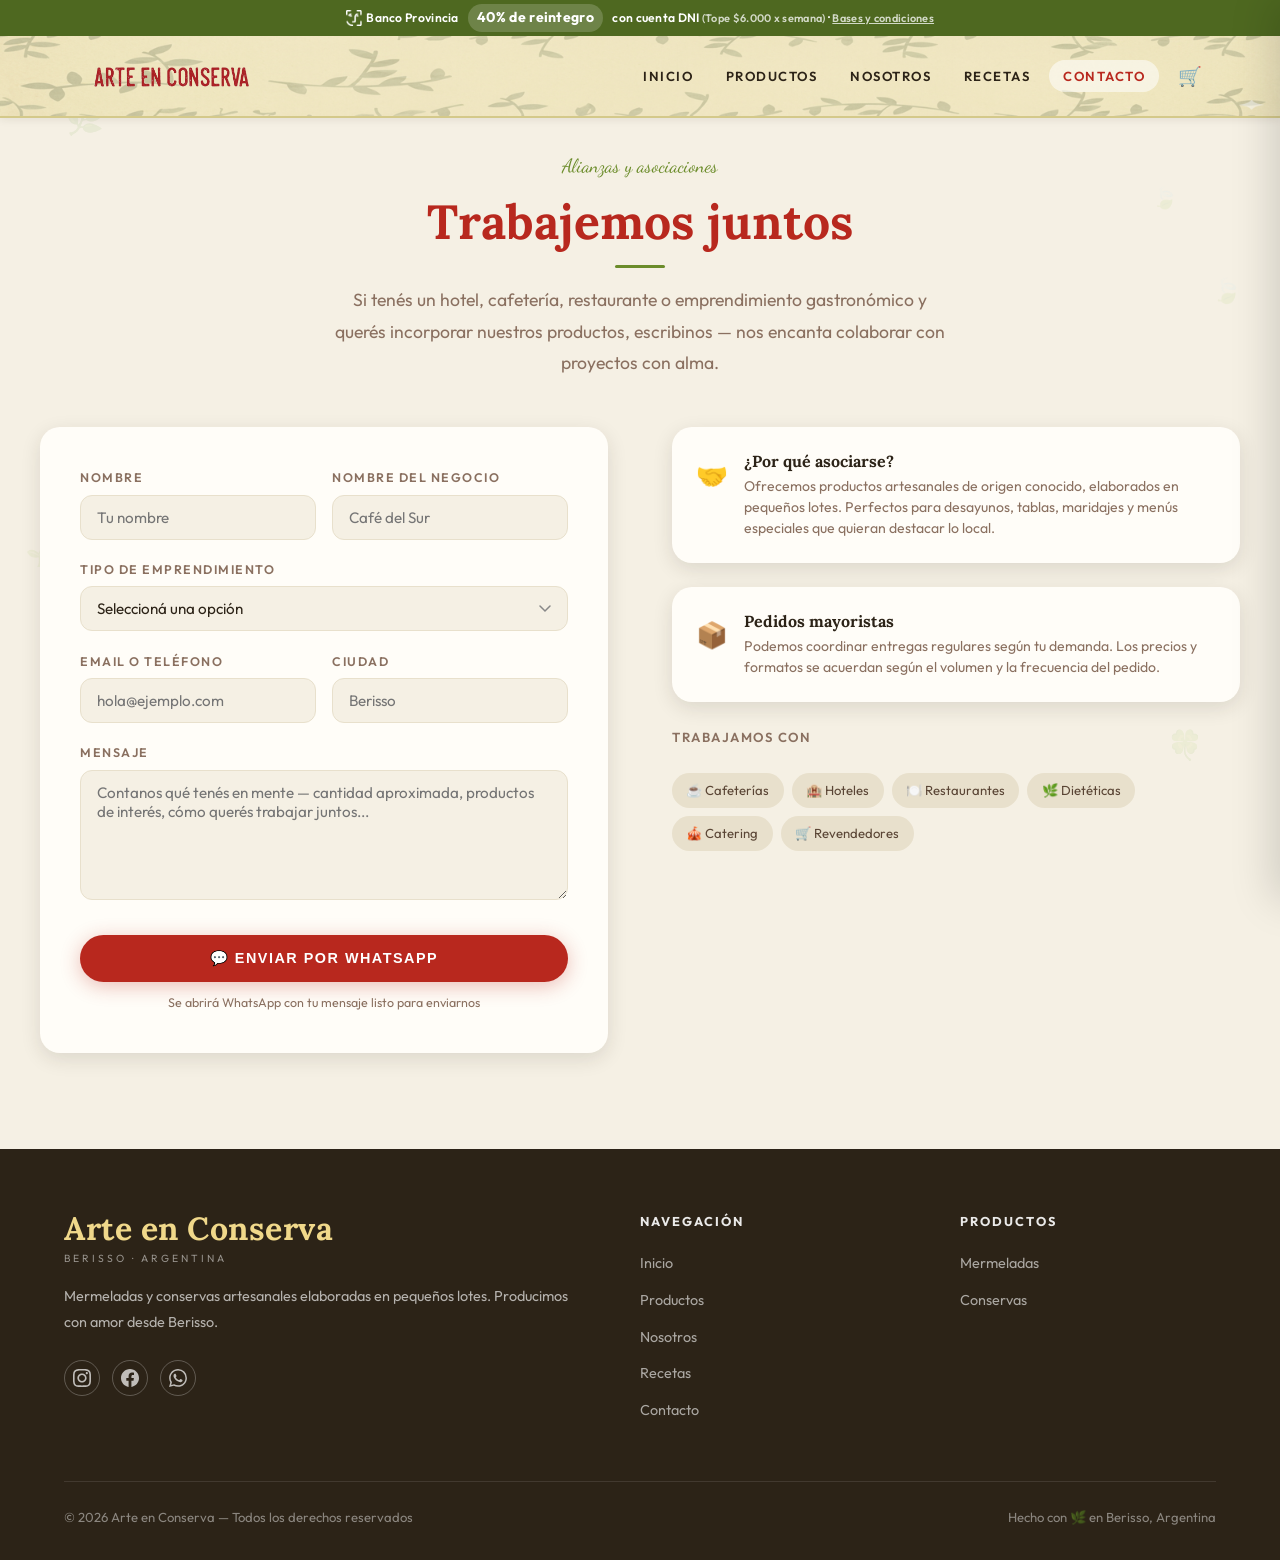
<file: contacto.html>
<!DOCTYPE html>
<html lang="es">
<head>
  <meta charset="UTF-8">
  <meta name="viewport" content="width=device-width, initial-scale=1.0">
  <title>Contacto — Arte en Conserva</title>
  <link rel="stylesheet" href="styles.css">
  <style>
    .contact-grid {
      display: grid;
      grid-template-columns: 1fr 1fr;
      gap: 4rem;
      align-items: start;
      margin-top: 2.5rem;
    }
    @media (max-width: 768px) {
      .contact-grid { grid-template-columns: 1fr; gap: 2rem; }
    }

    .contact-form {
      background: var(--white);
      border-radius: var(--radius-lg);
      padding: 2.5rem;
      box-shadow: var(--shadow);
    }
    .form-group {
      margin-bottom: 1.2rem;
    }
    .form-group label {
      display: block;
      font-family: var(--font);
      font-size: 0.78rem;
      text-transform: uppercase;
      letter-spacing: 1.5px;
      color: var(--text-muted);
      margin-bottom: 0.4rem;
      font-weight: 600;
    }
    .form-group input,
    .form-group select,
    .form-group textarea {
      width: 100%;
      padding: 0.75rem 1rem;
      border: 1.5px solid var(--beige-dark);
      border-radius: var(--radius);
      font-family: var(--font);
      font-size: 0.95rem;
      color: var(--text-dark);
      background: var(--beige);
      transition: border-color 0.2s, box-shadow 0.2s;
      box-sizing: border-box;
      appearance: none;
    }
    .form-group input:focus,
    .form-group select:focus,
    .form-group textarea:focus {
      outline: none;
      border-color: var(--green);
      box-shadow: 0 0 0 3px rgba(74, 124, 89, 0.12);
      background: var(--white);
    }
    .form-group textarea {
      resize: vertical;
      min-height: 130px;
    }
    .form-group select {
      cursor: pointer;
      background-image: url("data:image/svg+xml,%3Csvg xmlns='http://www.w3.org/2000/svg' width='12' height='8' viewBox='0 0 12 8'%3E%3Cpath d='M1 1l5 5 5-5' stroke='%23888' stroke-width='1.5' fill='none' stroke-linecap='round'/%3E%3C/svg%3E");
      background-repeat: no-repeat;
      background-position: right 1rem center;
      padding-right: 2.5rem;
    }
    .form-row {
      display: grid;
      grid-template-columns: 1fr 1fr;
      gap: 1rem;
    }
    @media (max-width: 500px) {
      .form-row { grid-template-columns: 1fr; }
    }

    .contact-info-block {
      display: flex;
      flex-direction: column;
      gap: 1.5rem;
    }
    .contact-info-card {
      background: var(--white);
      border-radius: var(--radius-lg);
      padding: 1.5rem;
      box-shadow: var(--shadow);
      display: flex;
      gap: 1rem;
      align-items: flex-start;
    }
    .contact-info-card .ci-icon {
      font-size: 1.6rem;
      flex-shrink: 0;
      margin-top: 0.1rem;
    }
    .contact-info-card h4 {
      font-family: var(--font-heading);
      font-size: 1rem;
      margin-bottom: 0.25rem;
      color: var(--text-dark);
    }
    .contact-info-card p {
      font-size: 0.88rem;
      color: var(--text-muted);
      line-height: 1.5;
    }

    .partner-types {
      display: flex;
      flex-wrap: wrap;
      gap: 0.5rem;
      margin-top: 1.5rem;
    }
    .partner-type-tag {
      background: var(--beige-dark);
      border-radius: 30px;
      padding: 0.4rem 0.9rem;
      font-size: 0.82rem;
      color: var(--text-mid);
      font-family: var(--font);
    }

    .form-success {
      display: none;
      text-align: center;
      padding: 2rem;
    }
    .form-success .success-icon { font-size: 3rem; margin-bottom: 1rem; }
    .form-success h3 { font-family: var(--font-heading); font-size: 1.4rem; margin-bottom: 0.5rem; }
    .form-success p { color: var(--text-muted); font-size: 0.92rem; }
  </style>
</head>
<body>

  <div class="floating-leaves" aria-hidden="true">
    <span class="leaf">🌿</span><span class="leaf">🍃</span><span class="leaf">🌱</span>
    <span class="leaf">🍀</span><span class="leaf">🌿</span><span class="leaf">🍃</span>
  </div>

  <!-- PROMO BAR -->
  <div class="promo-bar">
    <span style="display:inline-flex;align-items:center;gap:4px;"><img src="assets/img/logo_banco_provincia.png" alt="Banco Provincia" style="height:16px;width:auto;object-fit:contain;">Banco Provincia</span>
    <span class="promo-pct">40% de reintegro</span>
    <span>con cuenta DNI <span style="opacity:0.75;font-size:0.9em;">(Tope $6.000 x semana)</span> · <a href="https://www.bancoprovincia.com.ar/cuentadni/contenidos/cdniBeneficios/detalle/feriasymercados" target="_blank" rel="noopener" style="color:inherit;opacity:0.75;font-size:0.9em;text-decoration:underline;">Bases y condiciones</a></span>
  </div>

  <header id="site-header">
    <nav>
      <a href="index.html" class="logo">
        <img src="assets/img/arte_en_conserva_transparente.png" alt="Arte en Conserva">
      </a>
      <button class="hamburger" id="hamburger"><span></span><span></span><span></span></button>
      <ul class="nav-links" id="nav-links">
        <li><a href="index.html">Inicio</a></li>
        <li><a href="productos.html">Productos</a></li>
        <li><a href="nosotros.html">Nosotros</a></li>
        <li><a href="recetas.html">Recetas</a></li>
        <li><a href="contacto.html" class="active">Contacto</a></li>
        <li>
          <button class="cart-nav-btn" onclick="openCartDrawer()" aria-label="Carrito">
            🛒 <span class="cart-badge" style="display:none;">0</span>
          </button>
        </li>
      </ul>
      <button class="cart-nav-btn mobile-cart" onclick="openCartDrawer()" aria-label="Carrito">
        🛒 <span class="cart-badge" style="display:none;">0</span>
      </button>
    </nav>
  </header>

  <section class="section container" style="padding-top:2rem;">
    <span class="section-label" style="display:block; text-align:center;">Alianzas y asociaciones</span>
    <h2 class="section-title centered reveal">Trabajemos juntos</h2>
    <p class="section-lead centered reveal delay-1">Si tenés un hotel, cafetería, restaurante o emprendimiento gastronómico y querés incorporar nuestros productos, escribinos — nos encanta colaborar con proyectos con alma.</p>

    <div class="contact-grid">

      <!-- FORM -->
      <div class="reveal">
        <div class="contact-form">
          <div id="form-fields">
            <div class="form-row">
              <div class="form-group">
                <label for="f-nombre">Nombre</label>
                <input type="text" id="f-nombre" placeholder="Tu nombre">
              </div>
              <div class="form-group">
                <label for="f-negocio">Nombre del negocio</label>
                <input type="text" id="f-negocio" placeholder="Café del Sur">
              </div>
            </div>

            <div class="form-group">
              <label for="f-tipo">Tipo de emprendimiento</label>
              <select id="f-tipo">
                <option value="">Seleccioná una opción</option>
                <option value="Cafetería">Cafetería</option>
                <option value="Restaurante">Restaurante</option>
                <option value="Hotel / Bed & Breakfast">Hotel / Bed &amp; Breakfast</option>
                <option value="Dietética / Tienda natural">Dietética / Tienda natural</option>
                <option value="Catering">Catering</option>
                <option value="Reventa">Reventa</option>
                <option value="Otro">Otro</option>
              </select>
            </div>

            <div class="form-row">
              <div class="form-group">
                <label for="f-contacto">Email o teléfono</label>
                <input type="text" id="f-contacto" placeholder="hola@ejemplo.com">
              </div>
              <div class="form-group">
                <label for="f-ciudad">Ciudad</label>
                <input type="text" id="f-ciudad" placeholder="Berisso">
              </div>
            </div>

            <div class="form-group">
              <label for="f-mensaje">Mensaje</label>
              <textarea id="f-mensaje" placeholder="Contanos qué tenés en mente — cantidad aproximada, productos de interés, cómo querés trabajar juntos..."></textarea>
            </div>

            <button class="btn btn-primary" style="width:100%; justify-content:center; margin-top:0.5rem;" onclick="enviarContacto()">
              💬 Enviar por WhatsApp
            </button>
            <p style="font-size:0.78rem; color:var(--text-muted); text-align:center; margin-top:0.6rem;">Se abrirá WhatsApp con tu mensaje listo para enviarnos</p>
          </div>

          <div class="form-success" id="form-success">
            <div class="success-icon">🌿</div>
            <h3>¡Gracias por escribirnos!</h3>
            <p>Tu mensaje se envió por WhatsApp. Te respondemos a la brevedad.</p>
            <button class="btn btn-ghost" style="margin-top:1.5rem;" onclick="resetForm()">Enviar otro mensaje</button>
          </div>
        </div>
      </div>

      <!-- INFO -->
      <div class="contact-info-block reveal-right">

        <div class="contact-info-card">
          <span class="ci-icon">🤝</span>
          <div>
            <h4>¿Por qué asociarse?</h4>
            <p>Ofrecemos productos artesanales de origen conocido, elaborados en pequeños lotes. Perfectos para desayunos, tablas, maridajes y menús especiales que quieran destacar lo local.</p>
          </div>
        </div>

        <div class="contact-info-card">
          <span class="ci-icon">📦</span>
          <div>
            <h4>Pedidos mayoristas</h4>
            <p>Podemos coordinar entregas regulares según tu demanda. Los precios y formatos se acuerdan según el volumen y la frecuencia del pedido.</p>
          </div>
        </div>

        <div>
          <p style="font-size:0.82rem; text-transform:uppercase; letter-spacing:1.5px; color:var(--text-muted); font-weight:600; margin-bottom:0.8rem;">Trabajamos con</p>
          <div class="partner-types">
            <span class="partner-type-tag">☕ Cafeterías</span>
            <span class="partner-type-tag">🏨 Hoteles</span>
            <span class="partner-type-tag">🍽️ Restaurantes</span>
            <span class="partner-type-tag">🌿 Dietéticas</span>
            <span class="partner-type-tag">🎪 Catering</span>
            <span class="partner-type-tag">🛒 Revendedores</span>
          </div>
        </div>

      </div>
    </div>
  </section>

  <footer>
    <div class="container">
      <div class="footer-grid">
        <div class="footer-brand">
          <div class="logo">
            <div>
              <span class="logo-text">Arte en Conserva</span>
              <span class="logo-sub">Berisso · Argentina</span>
            </div>
          </div>
          <p>Mermeladas y conservas artesanales elaboradas en pequeños lotes. Producimos con amor desde Berisso.</p>
          <div class="footer-social">
            <a href="https://www.instagram.com/arte_enconserva/" target="_blank" rel="noopener" aria-label="Instagram"><svg width="18" height="18" viewBox="0 0 24 24" fill="currentColor"><path d="M12 2.163c3.204 0 3.584.012 4.85.07 3.252.148 4.771 1.691 4.919 4.919.058 1.265.069 1.645.069 4.849 0 3.205-.012 3.584-.069 4.849-.149 3.225-1.664 4.771-4.919 4.919-1.266.058-1.644.07-4.85.07-3.204 0-3.584-.012-4.849-.07-3.26-.149-4.771-1.699-4.919-4.92-.058-1.265-.07-1.644-.07-4.849 0-3.204.013-3.583.07-4.849.149-3.227 1.664-4.771 4.919-4.919 1.266-.057 1.645-.069 4.849-.069zm0-2.163c-3.259 0-3.667.014-4.947.072-4.358.2-6.78 2.618-6.98 6.98-.059 1.281-.073 1.689-.073 4.948 0 3.259.014 3.668.072 4.948.2 4.358 2.618 6.78 6.98 6.98 1.281.058 1.689.072 4.948.072 3.259 0 3.668-.014 4.948-.072 4.354-.2 6.782-2.618 6.979-6.98.059-1.28.073-1.689.073-4.948 0-3.259-.014-3.667-.072-4.947-.196-4.354-2.617-6.78-6.979-6.98-1.281-.059-1.69-.073-4.949-.073zm0 5.838c-3.403 0-6.162 2.759-6.162 6.162s2.759 6.163 6.162 6.163 6.162-2.759 6.162-6.163c0-3.403-2.759-6.162-6.162-6.162zm0 10.162c-2.209 0-4-1.79-4-4 0-2.209 1.791-4 4-4s4 1.791 4 4c0 2.21-1.791 4-4 4zm6.406-11.845c-.796 0-1.441.645-1.441 1.44s.645 1.44 1.441 1.44c.795 0 1.439-.645 1.439-1.44s-.644-1.44-1.439-1.44z"/></svg></a>
            <a href="https://www.facebook.com/profile.php?id=100056650461525&locale=es_LA" target="_blank" rel="noopener" aria-label="Facebook"><svg width="18" height="18" viewBox="0 0 24 24" fill="currentColor"><path d="M24 12.073c0-6.627-5.373-12-12-12s-12 5.373-12 12c0 5.99 4.388 10.954 10.125 11.854v-8.385H7.078v-3.47h3.047V9.43c0-3.007 1.792-4.669 4.533-4.669 1.312 0 2.686.235 2.686.235v2.953H15.83c-1.491 0-1.956.925-1.956 1.874v2.25h3.328l-.532 3.47h-2.796v8.385C19.612 23.027 24 18.062 24 12.073z"/></svg></a>
            <a href="https://wa.me/5491112345678" target="_blank" rel="noopener" aria-label="WhatsApp"><svg width="18" height="18" viewBox="0 0 24 24" fill="currentColor"><path d="M17.472 14.382c-.297-.149-1.758-.867-2.03-.967-.273-.099-.471-.148-.67.15-.197.297-.767.966-.94 1.164-.173.199-.347.223-.644.075-.297-.15-1.255-.463-2.39-1.475-.883-.788-1.48-1.761-1.653-2.059-.173-.297-.018-.458.13-.606.134-.133.298-.347.446-.52.149-.174.198-.298.298-.497.099-.198.05-.371-.025-.52-.075-.149-.669-1.612-.916-2.207-.242-.579-.487-.5-.669-.51-.173-.008-.371-.01-.57-.01-.198 0-.52.074-.792.372-.272.297-1.04 1.016-1.04 2.479 0 1.462 1.065 2.875 1.213 3.074.149.198 2.096 3.2 5.077 4.487.709.306 1.262.489 1.694.625.712.227 1.36.195 1.871.118.571-.085 1.758-.719 2.006-1.413.248-.694.248-1.289.173-1.413-.074-.124-.272-.198-.57-.347m-5.421 7.403h-.004a9.87 9.87 0 01-5.031-1.378l-.361-.214-3.741.982.998-3.648-.235-.374a9.86 9.86 0 01-1.51-5.26c.001-5.45 4.436-9.884 9.888-9.884 2.64 0 5.122 1.03 6.988 2.898a9.825 9.825 0 012.893 6.994c-.003 5.45-4.437 9.884-9.885 9.884m8.413-18.297A11.815 11.815 0 0012.05 0C5.495 0 .16 5.335.157 11.892c0 2.096.547 4.142 1.588 5.945L.057 24l6.305-1.654a11.882 11.882 0 005.683 1.448h.005c6.554 0 11.89-5.335 11.893-11.893a11.821 11.821 0 00-3.48-8.413z"/></svg></a>
          </div>
        </div>
        <div class="footer-col">
          <h4>Navegación</h4>
          <ul>
            <li><a href="index.html">Inicio</a></li>
            <li><a href="productos.html">Productos</a></li>
            <li><a href="nosotros.html">Nosotros</a></li>
            <li><a href="recetas.html">Recetas</a></li>
            <li><a href="contacto.html">Contacto</a></li>
          </ul>
        </div>
        <div class="footer-col">
          <h4>Productos</h4>
          <ul>
            <li><a href="productos.html#mermeladas">Mermeladas</a></li>
            <li><a href="productos.html#conservas">Conservas</a></li>
          </ul>
        </div>
      </div>
      <div class="footer-bottom">
        <p>© 2026 Arte en Conserva — Todos los derechos reservados</p>
        <p>Hecho con 🌿 en Berisso, Argentina</p>
      </div>
    </div>
  </footer>

  <script src="js/products.js"></script>
  <script src="js/cart.js"></script>
  <script>
    function enviarContacto() {
      const nombre  = document.getElementById('f-nombre').value.trim();
      const negocio = document.getElementById('f-negocio').value.trim();
      const tipo    = document.getElementById('f-tipo').value;
      const contacto = document.getElementById('f-contacto').value.trim();
      const ciudad  = document.getElementById('f-ciudad').value.trim();
      const mensaje = document.getElementById('f-mensaje').value.trim();

      if (!nombre || !negocio || !tipo || !contacto || !mensaje) {
        alert('Por favor completá los campos obligatorios: nombre, negocio, tipo, contacto y mensaje.');
        return;
      }

      const lines = [
        '¡Hola! Me contacto desde *Arte en Conserva* para consultar sobre una asociación.',
        '',
        `👤 *Nombre:* ${nombre}`,
        `🏪 *Negocio:* ${negocio}`,
        `🏷️ *Tipo:* ${tipo}`,
        ciudad ? `📍 *Ciudad:* ${ciudad}` : '',
        `📬 *Contacto:* ${contacto}`,
        '',
        `💬 *Mensaje:* ${mensaje}`,
      ].filter(l => l !== null && l !== undefined && !(l === '' && lines === undefined));

      const text = lines.join('\n');
      window.open('https://wa.me/?text=' + encodeURIComponent(text), '_blank', 'noopener');

      document.getElementById('form-fields').style.display = 'none';
      document.getElementById('form-success').style.display = 'block';
    }

    function resetForm() {
      document.getElementById('f-nombre').value = '';
      document.getElementById('f-negocio').value = '';
      document.getElementById('f-tipo').value = '';
      document.getElementById('f-contacto').value = '';
      document.getElementById('f-ciudad').value = '';
      document.getElementById('f-mensaje').value = '';
      document.getElementById('form-fields').style.display = 'block';
      document.getElementById('form-success').style.display = 'none';
    }

    const header = document.getElementById('site-header');
    window.addEventListener('scroll', () => header.classList.toggle('scrolled', window.scrollY > 50), { passive: true });

    const hamburger = document.getElementById('hamburger');
    const navLinks = document.getElementById('nav-links');
    hamburger.addEventListener('click', () => {
      hamburger.classList.toggle('open');
      navLinks.classList.toggle('open');
      document.body.style.overflow = navLinks.classList.contains('open') ? 'hidden' : '';
    });

    const observer = new IntersectionObserver(entries => {
      entries.forEach(e => { if (e.isIntersecting) { e.target.classList.add('visible'); observer.unobserve(e.target); } });
    }, { threshold: 0.1, rootMargin: '0px 0px -30px 0px' });
    document.querySelectorAll('.reveal, .reveal-left, .reveal-right').forEach(el => observer.observe(el));
  </script>
</body>
</html>
</file>
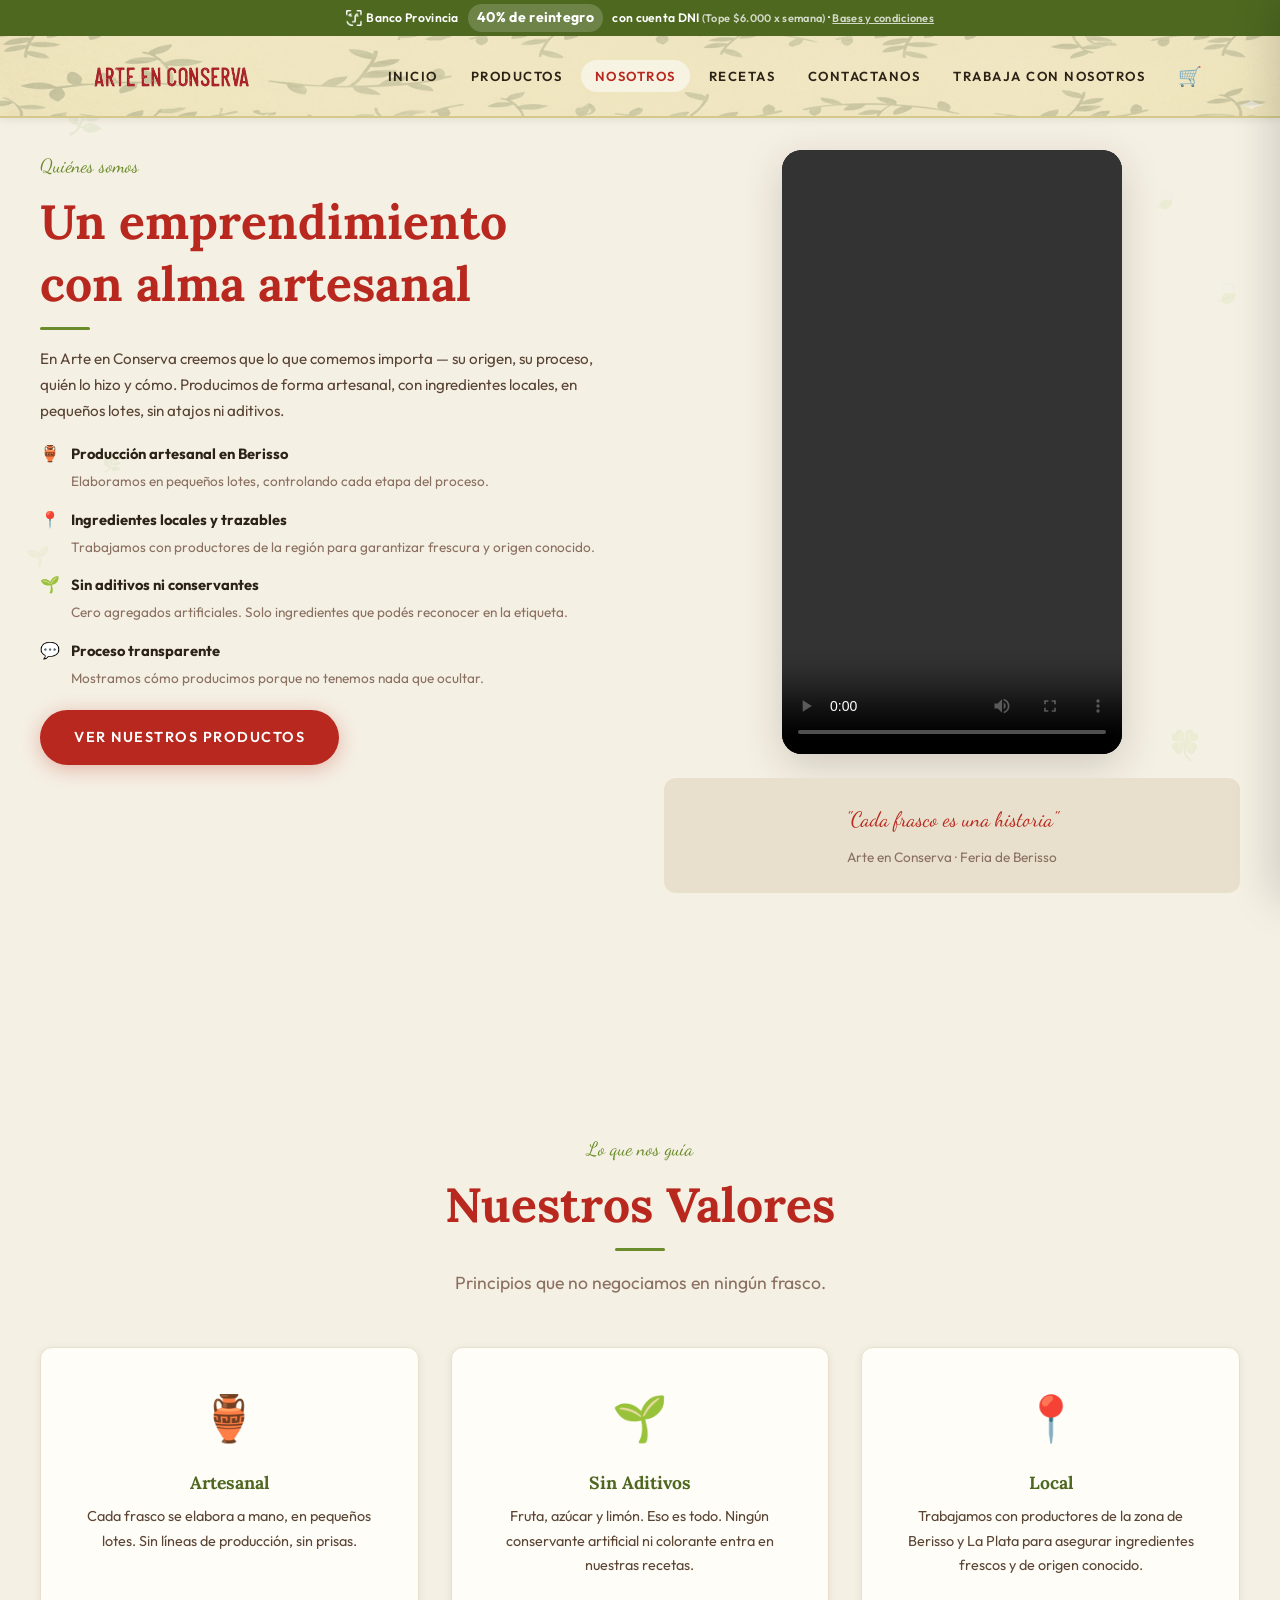
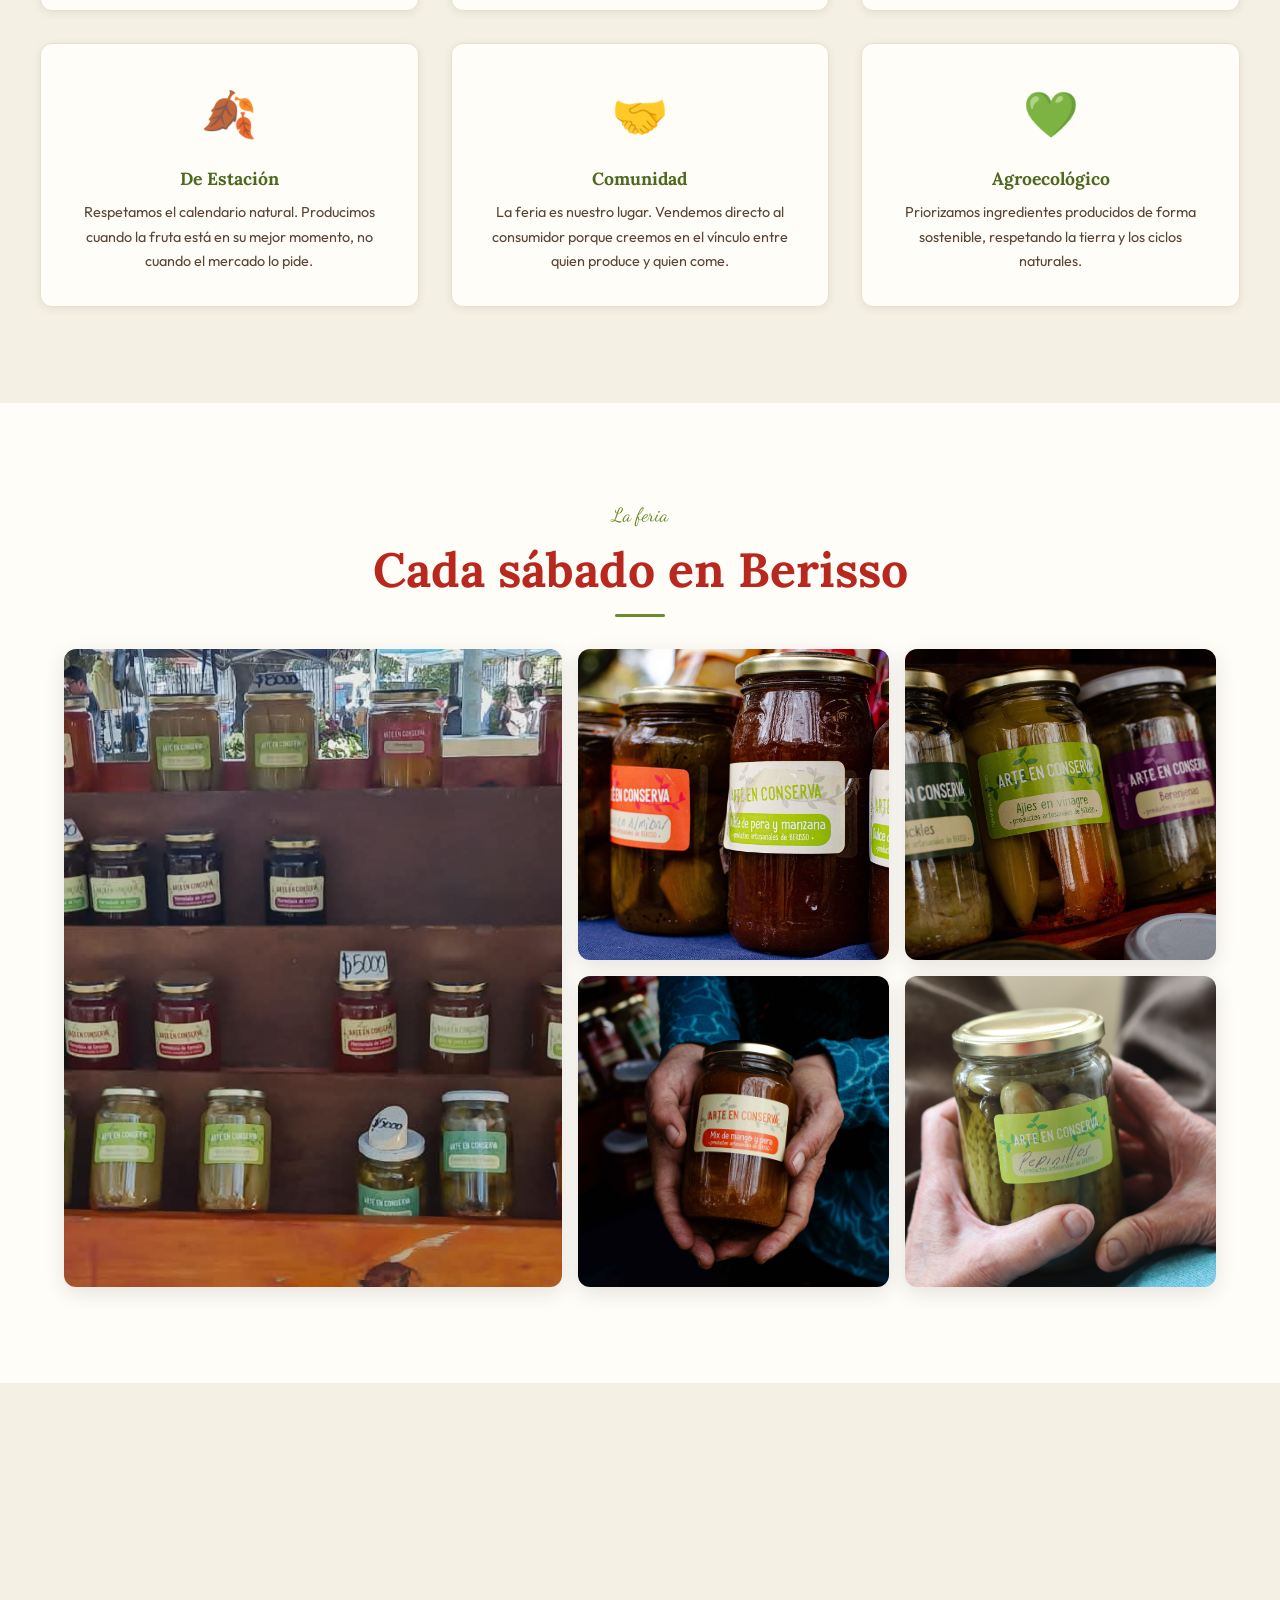
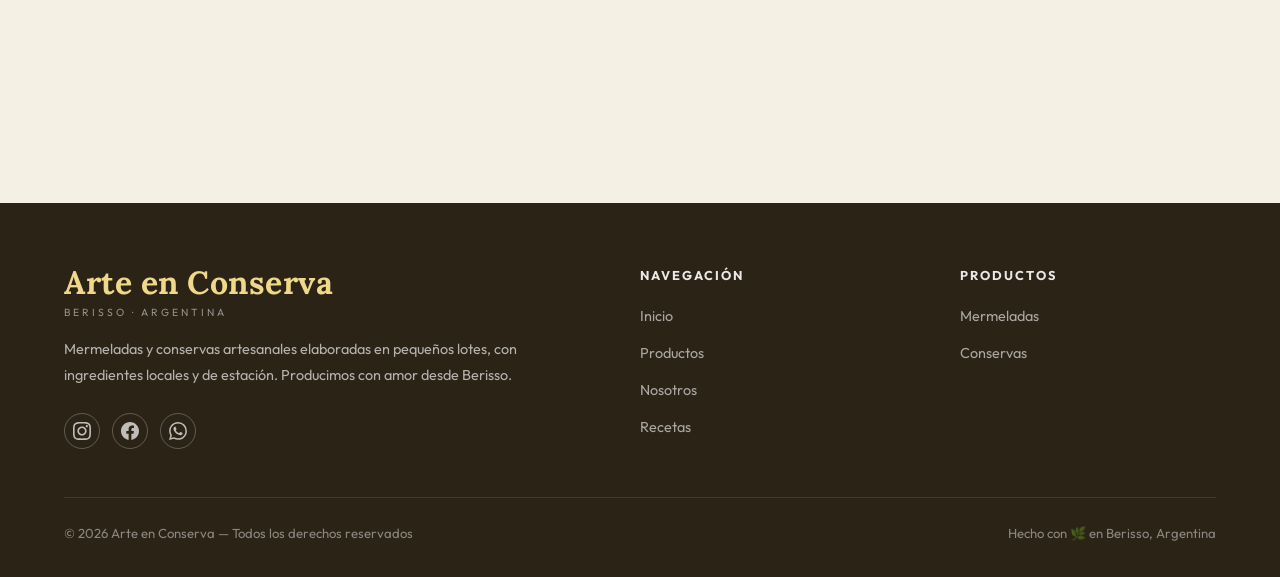
<file: nosotros.html>
<!DOCTYPE html>
<html lang="es">
<head>
  <meta charset="UTF-8">
  <meta name="viewport" content="width=device-width, initial-scale=1.0">
  <title>Nosotros — Arte en Conserva</title>
  <link rel="stylesheet" href="styles.css">
</head>
<body>

  <div class="floating-leaves" aria-hidden="true">
    <span class="leaf">🌿</span><span class="leaf">🍃</span><span class="leaf">🌱</span>
    <span class="leaf">🍀</span><span class="leaf">🌿</span><span class="leaf">🍃</span>
  </div>

  <!-- PROMO BAR -->
  <div class="promo-bar">
    <span style="display:inline-flex;align-items:center;gap:4px;"><img src="assets/img/logo_banco_provincia.png" alt="Banco Provincia" style="height:16px;width:auto;object-fit:contain;">Banco Provincia</span>
    <span class="promo-pct">40% de reintegro</span>
    <span>con cuenta DNI <span style="opacity:0.75;font-size:0.9em;">(Tope $6.000 x semana)</span> · <a href="https://www.bancoprovincia.com.ar/cuentadni/contenidos/cdniBeneficios/detalle/feriasymercados" target="_blank" rel="noopener" style="color:inherit;opacity:0.75;font-size:0.9em;text-decoration:underline;">Bases y condiciones</a></span>
  </div>

  <header id="site-header">
    <nav>
      <a href="index.html" class="logo">
        <img src="assets/img/arte_en_conserva_transparente.png" alt="Arte en Conserva">
      </a>
      <button class="hamburger" id="hamburger"><span></span><span></span><span></span></button>
      <ul class="nav-links" id="nav-links">
        <li><a href="index.html">Inicio</a></li>
        <li><a href="productos.html">Productos</a></li>
        <li><a href="nosotros.html" class="active">Nosotros</a></li>
        <li><a href="recetas.html">Recetas</a></li>
        <li><a href="contactanos.html">Contactanos</a></li>
        <li><a href="contacto.html">Trabaja con nosotros</a></li>
        <li>
          <button class="cart-nav-btn" onclick="openCartDrawer()" aria-label="Carrito">
            🛒 <span class="cart-badge" style="display:none;">0</span>
          </button>
        </li>
      </ul>
      <button class="cart-nav-btn mobile-cart" onclick="openCartDrawer()" aria-label="Carrito">
        🛒 <span class="cart-badge" style="display:none;">0</span>
      </button>
    </nav>
  </header>


  <!-- STORY -->
  <section class="section container" style="padding-top:2rem;">
    <div class="story-grid">
      <div class="story-text">
        <span class="section-label">Quiénes somos</span>
        <h2 class="section-title reveal">Un emprendimiento<br>con alma artesanal</h2>

        <p class="reveal delay-1" style="font-size:0.95rem;">En Arte en Conserva creemos que lo que comemos importa — su origen, su proceso, quién lo hizo y cómo. Producimos de forma artesanal, con ingredientes locales, en pequeños lotes, sin atajos ni aditivos.</p>

        <div style="margin-top:1rem; display:flex; flex-direction:column; gap:0.7rem;" class="reveal delay-2">
          <div style="display:flex; gap:0.7rem; align-items:flex-start;">
            <span style="font-size:1rem; flex-shrink:0;">🏺</span>
            <div><strong style="font-size:0.92rem;">Producción artesanal en Berisso</strong><br><span style="color:var(--text-muted); font-size:0.85rem;">Elaboramos en pequeños lotes, controlando cada etapa del proceso.</span></div>
          </div>
          <div style="display:flex; gap:0.7rem; align-items:flex-start;">
            <span style="font-size:1rem; flex-shrink:0;">📍</span>
            <div><strong style="font-size:0.92rem;">Ingredientes locales y trazables</strong><br><span style="color:var(--text-muted); font-size:0.85rem;">Trabajamos con productores de la región para garantizar frescura y origen conocido.</span></div>
          </div>
          <div style="display:flex; gap:0.7rem; align-items:flex-start;">
            <span style="font-size:1rem; flex-shrink:0;">🌱</span>
            <div><strong style="font-size:0.92rem;">Sin aditivos ni conservantes</strong><br><span style="color:var(--text-muted); font-size:0.85rem;">Cero agregados artificiales. Solo ingredientes que podés reconocer en la etiqueta.</span></div>
          </div>
          <div style="display:flex; gap:0.7rem; align-items:flex-start;">
            <span style="font-size:1rem; flex-shrink:0;">💬</span>
            <div><strong style="font-size:0.92rem;">Proceso transparente</strong><br><span style="color:var(--text-muted); font-size:0.85rem;">Mostramos cómo producimos porque no tenemos nada que ocultar.</span></div>
          </div>
        </div>

        <div style="margin-top:1.2rem;" class="reveal">
          <a href="productos.html" class="btn btn-primary">Ver nuestros productos</a>
        </div>
      </div>

      <!-- Video en lugar de la foto -->
      <div class="feria-photo-wrapper reveal-right">
        <div style="border-radius:var(--radius-lg); overflow:hidden; box-shadow:var(--shadow-lg); aspect-ratio:9/16; max-width:340px; margin:0 auto;">
          <video
            controls
            playsinline
            style="width:100%; height:100%; display:block; background:#000; object-fit:cover;"
            preload="metadata">
            <source src="assets/video/nosotros.mp4" type="video/mp4">
            Tu navegador no soporta video HTML5.
          </video>
        </div>
        <div style="background:var(--beige-dark); border-radius:var(--radius); padding:1.5rem; margin-top:1.5rem; text-align:center;">
          <p style="font-family:var(--font-script); font-size:1.3rem; color:var(--red); margin-bottom:0.5rem;">"Cada frasco es una historia"</p>
          <p style="font-size:0.85rem; color:var(--text-muted);">Arte en Conserva · Feria de Berisso</p>
        </div>
      </div>
    </div>
  </section>


  <!-- VALORES -->
  <section class="section container">
    <span class="section-label" style="display:block; text-align:center;">Lo que nos guía</span>
    <h2 class="section-title centered reveal">Nuestros Valores</h2>
    <p class="section-lead centered reveal delay-1">Principios que no negociamos en ningún frasco.</p>

    <div class="values-grid">
      <div class="value-card reveal delay-1">
        <span class="icon">🏺</span>
        <h3>Artesanal</h3>
        <p>Cada frasco se elabora a mano, en pequeños lotes. Sin líneas de producción, sin prisas.</p>
      </div>
      <div class="value-card reveal delay-2">
        <span class="icon">🌱</span>
        <h3>Sin Aditivos</h3>
        <p>Fruta, azúcar y limón. Eso es todo. Ningún conservante artificial ni colorante entra en nuestras recetas.</p>
      </div>
      <div class="value-card reveal delay-3">
        <span class="icon">📍</span>
        <h3>Local</h3>
        <p>Trabajamos con productores de la zona de Berisso y La Plata para asegurar ingredientes frescos y de origen conocido.</p>
      </div>
      <div class="value-card reveal delay-4">
        <span class="icon">🍂</span>
        <h3>De Estación</h3>
        <p>Respetamos el calendario natural. Producimos cuando la fruta está en su mejor momento, no cuando el mercado lo pide.</p>
      </div>
      <div class="value-card reveal delay-1">
        <span class="icon">🤝</span>
        <h3>Comunidad</h3>
        <p>La feria es nuestro lugar. Vendemos directo al consumidor porque creemos en el vínculo entre quien produce y quien come.</p>
      </div>
      <div class="value-card reveal delay-2">
        <span class="icon">💚</span>
        <h3>Agroecológico</h3>
        <p>Priorizamos ingredientes producidos de forma sostenible, respetando la tierra y los ciclos naturales.</p>
      </div>
    </div>
  </section>

  <!-- GALERÍA DE FOTOS -->
  <section class="section section-alt">
    <div class="container">
      <span class="section-label" style="display:block; text-align:center;">La feria</span>
      <h2 class="section-title centered reveal">Cada sábado en Berisso</h2>

      <div class="nosotros-gallery">
        <div class="gallery-item gallery-main reveal-left">
          <img src="assets/img/puesto_feria.jpg" alt="Puesto completo de Arte en Conserva en la feria">
        </div>
        <div class="gallery-side">
          <div class="gallery-item reveal delay-1">
            <img src="assets/img/frascos_feria.jpg" alt="Frascos de Arte en Conserva en la feria">
          </div>
          <div class="gallery-item reveal delay-2">
            <img src="assets/img/mango_pera_manos.jpg" alt="Mix de mango y pera sostenido en manos">
          </div>
        </div>
        <div class="gallery-side">
          <div class="gallery-item reveal delay-3">
            <img src="assets/img/ajies_berenjenas.jpg" alt="Frascos de ajíes y berenjenas">
          </div>
          <div class="gallery-item reveal delay-4">
            <img src="assets/img/pepinillos_manos.jpg" alt="Frasco de pepinillos en manos">
          </div>
        </div>
      </div>
    </div>
  </section>

  <!-- CTA -->
  <section class="section container" style="text-align:center;">
    <h2 class="section-title centered reveal">¿Querés probar?</h2>
    <p class="section-lead centered reveal delay-1">Explorá todos nuestros productos y armá tu pedido.</p>
    <div class="reveal delay-2">
      <a href="productos.html" class="btn btn-primary" style="margin-right:1rem;">Ver productos</a>
      <a href="carrito.html" class="btn btn-ghost">Ver carrito</a>
    </div>
  </section>

  <!-- FOOTER -->
  <footer>
    <div class="container">
      <div class="footer-grid">
        <div class="footer-brand">
          <div class="logo">
            <div>
              <span class="logo-text">Arte en Conserva</span>
              <span class="logo-sub">Berisso · Argentina</span>
            </div>
          </div>
          <p>Mermeladas y conservas artesanales elaboradas en pequeños lotes, con ingredientes locales y de estación. Producimos con amor desde Berisso.</p>
          <div class="footer-social">
            <a href="https://www.instagram.com/arte_enconserva/" target="_blank" rel="noopener" aria-label="Instagram"><svg width="18" height="18" viewBox="0 0 24 24" fill="currentColor"><path d="M12 2.163c3.204 0 3.584.012 4.85.07 3.252.148 4.771 1.691 4.919 4.919.058 1.265.069 1.645.069 4.849 0 3.205-.012 3.584-.069 4.849-.149 3.225-1.664 4.771-4.919 4.919-1.266.058-1.644.07-4.85.07-3.204 0-3.584-.012-4.849-.07-3.26-.149-4.771-1.699-4.919-4.92-.058-1.265-.07-1.644-.07-4.849 0-3.204.013-3.583.07-4.849.149-3.227 1.664-4.771 4.919-4.919 1.266-.057 1.645-.069 4.849-.069zm0-2.163c-3.259 0-3.667.014-4.947.072-4.358.2-6.78 2.618-6.98 6.98-.059 1.281-.073 1.689-.073 4.948 0 3.259.014 3.668.072 4.948.2 4.358 2.618 6.78 6.98 6.98 1.281.058 1.689.072 4.948.072 3.259 0 3.668-.014 4.948-.072 4.354-.2 6.782-2.618 6.979-6.98.059-1.28.073-1.689.073-4.948 0-3.259-.014-3.667-.072-4.947-.196-4.354-2.617-6.78-6.979-6.98-1.281-.059-1.69-.073-4.949-.073zm0 5.838c-3.403 0-6.162 2.759-6.162 6.162s2.759 6.163 6.162 6.163 6.162-2.759 6.162-6.163c0-3.403-2.759-6.162-6.162-6.162zm0 10.162c-2.209 0-4-1.79-4-4 0-2.209 1.791-4 4-4s4 1.791 4 4c0 2.21-1.791 4-4 4zm6.406-11.845c-.796 0-1.441.645-1.441 1.44s.645 1.44 1.441 1.44c.795 0 1.439-.645 1.439-1.44s-.644-1.44-1.439-1.44z"/></svg></a>
            <a href="https://www.facebook.com/profile.php?id=100056650461525&locale=es_LA" target="_blank" rel="noopener" aria-label="Facebook"><svg width="18" height="18" viewBox="0 0 24 24" fill="currentColor"><path d="M24 12.073c0-6.627-5.373-12-12-12s-12 5.373-12 12c0 5.99 4.388 10.954 10.125 11.854v-8.385H7.078v-3.47h3.047V9.43c0-3.007 1.792-4.669 4.533-4.669 1.312 0 2.686.235 2.686.235v2.953H15.83c-1.491 0-1.956.925-1.956 1.874v2.25h3.328l-.532 3.47h-2.796v8.385C19.612 23.027 24 18.062 24 12.073z"/></svg></a>
            <a href="https://wa.me/5491112345678" target="_blank" rel="noopener" aria-label="WhatsApp"><svg width="18" height="18" viewBox="0 0 24 24" fill="currentColor"><path d="M17.472 14.382c-.297-.149-1.758-.867-2.03-.967-.273-.099-.471-.148-.67.15-.197.297-.767.966-.94 1.164-.173.199-.347.223-.644.075-.297-.15-1.255-.463-2.39-1.475-.883-.788-1.48-1.761-1.653-2.059-.173-.297-.018-.458.13-.606.134-.133.298-.347.446-.52.149-.174.198-.298.298-.497.099-.198.05-.371-.025-.52-.075-.149-.669-1.612-.916-2.207-.242-.579-.487-.5-.669-.51-.173-.008-.371-.01-.57-.01-.198 0-.52.074-.792.372-.272.297-1.04 1.016-1.04 2.479 0 1.462 1.065 2.875 1.213 3.074.149.198 2.096 3.2 5.077 4.487.709.306 1.262.489 1.694.625.712.227 1.36.195 1.871.118.571-.085 1.758-.719 2.006-1.413.248-.694.248-1.289.173-1.413-.074-.124-.272-.198-.57-.347m-5.421 7.403h-.004a9.87 9.87 0 01-5.031-1.378l-.361-.214-3.741.982.998-3.648-.235-.374a9.86 9.86 0 01-1.51-5.26c.001-5.45 4.436-9.884 9.888-9.884 2.64 0 5.122 1.03 6.988 2.898a9.825 9.825 0 012.893 6.994c-.003 5.45-4.437 9.884-9.885 9.884m8.413-18.297A11.815 11.815 0 0012.05 0C5.495 0 .16 5.335.157 11.892c0 2.096.547 4.142 1.588 5.945L.057 24l6.305-1.654a11.882 11.882 0 005.683 1.448h.005c6.554 0 11.89-5.335 11.893-11.893a11.821 11.821 0 00-3.48-8.413z"/></svg></a>
          </div>
        </div>
        <div class="footer-col">
          <h4>Navegación</h4>
          <ul>
            <li><a href="index.html">Inicio</a></li>
            <li><a href="productos.html">Productos</a></li>
            <li><a href="nosotros.html">Nosotros</a></li>
            <li><a href="recetas.html">Recetas</a></li>
          </ul>
        </div>
        <div class="footer-col">
          <h4>Productos</h4>
          <ul>
            <li><a href="productos.html#mermeladas">Mermeladas</a></li>
            <li><a href="productos.html#conservas">Conservas</a></li>
          </ul>
        </div>
      </div>
      <div class="footer-bottom">
        <p>© 2026 Arte en Conserva — Todos los derechos reservados</p>
        <p>Hecho con 🌿 en Berisso, Argentina</p>
      </div>
    </div>
  </footer>

  <script src="js/products.js"></script>
  <script src="js/cart.js"></script>
  <script>
    const header = document.getElementById('site-header');
    window.addEventListener('scroll', () => header.classList.toggle('scrolled', window.scrollY > 50), { passive: true });

    const hamburger = document.getElementById('hamburger');
    const navLinks = document.getElementById('nav-links');
    hamburger.addEventListener('click', () => {
      hamburger.classList.toggle('open');
      navLinks.classList.toggle('open');
      document.body.style.overflow = navLinks.classList.contains('open') ? 'hidden' : '';
    });

    const observer = new IntersectionObserver(entries => {
      entries.forEach(e => { if (e.isIntersecting) { e.target.classList.add('visible'); observer.unobserve(e.target); } });
    }, { threshold: 0.1, rootMargin: '0px 0px 0px 0px' });
    document.querySelectorAll('.reveal, .reveal-left, .reveal-right').forEach(el => observer.observe(el));
  </script>
</body>
</html>
</file>
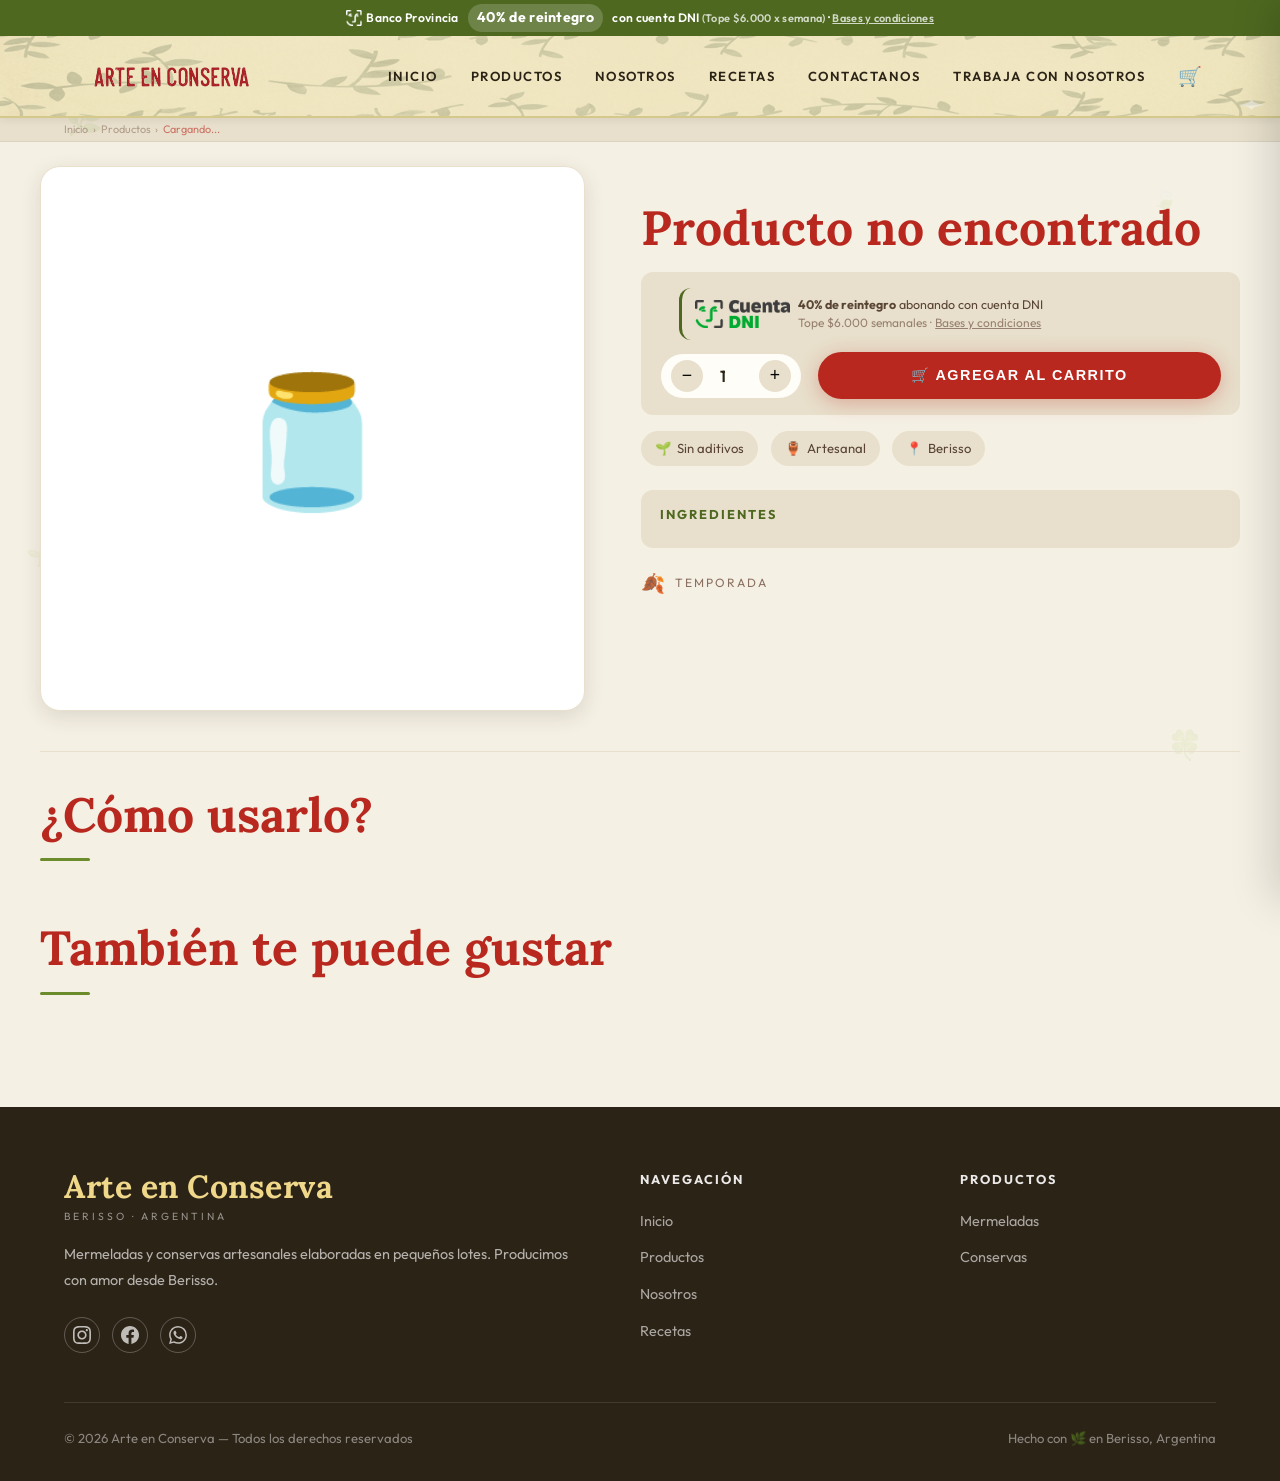
<file: producto.html>
<!DOCTYPE html>
<html lang="es">
<head>
  <meta charset="UTF-8">
  <meta name="viewport" content="width=device-width, initial-scale=1.0">
  <title>Producto — Arte en Conserva</title>
  <link rel="stylesheet" href="styles.css">
</head>
<body>

  <div class="floating-leaves" aria-hidden="true">
    <span class="leaf">🌿</span><span class="leaf">🍃</span><span class="leaf">🌱</span>
    <span class="leaf">🍀</span><span class="leaf">🌿</span><span class="leaf">🍃</span>
  </div>

  <!-- PROMO BAR -->
  <div class="promo-bar">
    <span style="display:inline-flex;align-items:center;gap:4px;"><img src="assets/img/logo_banco_provincia.png" alt="Banco Provincia" style="height:16px;width:auto;object-fit:contain;">Banco Provincia</span>
    <span class="promo-pct">40% de reintegro</span>
    <span>con cuenta DNI <span style="opacity:0.75;font-size:0.9em;">(Tope $6.000 x semana)</span> · <a href="https://www.bancoprovincia.com.ar/cuentadni/contenidos/cdniBeneficios/detalle/feriasymercados" target="_blank" rel="noopener" style="color:inherit;opacity:0.75;font-size:0.9em;text-decoration:underline;">Bases y condiciones</a></span>
  </div>

  <header id="site-header">
    <nav>
      <a href="index.html" class="logo">
        <img src="assets/img/arte_en_conserva_transparente.png" alt="Arte en Conserva">
      </a>
      <button class="hamburger" id="hamburger"><span></span><span></span><span></span></button>
      <ul class="nav-links" id="nav-links">
        <li><a href="index.html">Inicio</a></li>
        <li><a href="productos.html">Productos</a></li>
        <li><a href="nosotros.html">Nosotros</a></li>
        <li><a href="recetas.html">Recetas</a></li>
        <li><a href="contactanos.html">Contactanos</a></li>
        <li><a href="contacto.html">Trabaja con nosotros</a></li>
        <li>
          <button class="cart-nav-btn" onclick="openCartDrawer()" aria-label="Carrito">
            🛒 <span class="cart-badge" style="display:none;">0</span>
          </button>
        </li>
      </ul>
      <button class="cart-nav-btn mobile-cart" onclick="openCartDrawer()" aria-label="Carrito">
        🛒 <span class="cart-badge" style="display:none;">0</span>
      </button>
    </nav>
  </header>

  <!-- BREADCRUMB -->
  <div style="background:var(--beige-dark); padding: 0.18rem 0; border-bottom:1px solid rgba(0,0,0,0.06);">
    <div class="container">
      <div aria-label="Breadcrumb" style="font-family:var(--font); font-size:0.68rem; color:var(--text-muted); display:flex; gap:0.3rem; align-items:center; flex-wrap:wrap; opacity:0.6; line-height:1.6;">
        <a href="index.html" style="color:inherit;">Inicio</a>
        <span>›</span>
        <a href="productos.html" style="color:inherit;">Productos</a>
        <span>›</span>
        <span id="breadcrumb-name" style="color:var(--red);">Cargando...</span>
      </div>
    </div>
  </div>

  <!-- PRODUCT DETAIL -->
  <section class="section container" id="product-section" style="padding-top:1.5rem;">
    <div class="product-detail-grid">

      <!-- IMAGE -->
      <div class="product-detail-img reveal-left" id="product-img-wrapper">
        <div class="product-img-placeholder" id="product-img-placeholder"
          style="background:white; border:1px solid var(--beige-dark); box-shadow:var(--shadow); padding:1rem;">
          <span id="product-big-icon" style="font-size:8rem;">🫙</span>
        </div>
      </div>

      <!-- INFO -->
      <div class="product-detail-info reveal-right">
        <div id="product-category-tag" class="product-detail-tag"></div>
        <h1 id="product-name" style="font-size:clamp(2rem,4vw,3rem); margin-bottom:0.5rem;">Cargando...</h1>
        <p id="product-tagline" style="font-family:var(--font-script); font-size:1.2rem; color:var(--green); margin-bottom:0.4rem;"></p>
        <p id="product-weight" style="font-size:0.85rem; color:var(--text-muted); margin-bottom:0.8rem;"></p>

        <!-- Selector de tamaño (conservas con variantes) -->
        <div id="variant-selector" style="display:none; margin-bottom:1rem;">
          <span style="font-size:0.8rem; text-transform:uppercase; letter-spacing:2px; color:var(--text-muted); display:block; margin-bottom:0.6rem;">Tamaño</span>
          <div id="variant-options" style="display:flex; gap:0.8rem; flex-wrap:wrap;"></div>
        </div>

        <!-- Selector de combo (mermelada + conserva) -->
        <div id="combo-selector" style="display:none; margin-bottom:1.2rem;">
          <div style="margin-bottom:1rem;">
            <span style="font-size:0.8rem; text-transform:uppercase; letter-spacing:2px; color:var(--text-muted); display:block; margin-bottom:0.6rem;">Elegí tu mermelada</span>
            <select id="combo-mermelada" style="width:100%; padding:0.5rem 0.8rem; border:2px solid var(--beige-dark); border-radius:var(--radius); font-family:var(--font); font-size:0.9rem; color:var(--text-mid); background:#fff; cursor:pointer;">
              <option value="">— Seleccioná una mermelada —</option>
            </select>
          </div>
          <div>
            <span style="font-size:0.8rem; text-transform:uppercase; letter-spacing:2px; color:var(--text-muted); display:block; margin-bottom:0.6rem;">Elegí tu conserva</span>
            <select id="combo-conserva" style="width:100%; padding:0.5rem 0.8rem; border:2px solid var(--beige-dark); border-radius:var(--radius); font-family:var(--font); font-size:0.9rem; color:var(--text-mid); background:#fff; cursor:pointer;">
              <option value="">— Seleccioná una conserva —</option>
            </select>
          </div>
        </div>
        <div id="combo-error" style="display:none; margin-bottom:0.8rem; padding:0.5rem 0.8rem; background:#fff0f0; border-left:3px solid #e05252; border-radius:var(--radius); font-size:0.83rem; color:#e05252;"></div>

        <!-- Price + Add to cart -->
        <div class="product-atc-block">
          <div style="margin:0 0 0.8rem; display:flex; align-items:center; gap:1.2rem; flex-wrap:wrap;">
            <p id="product-price" style="font-size:1.8rem; font-family:var(--font-heading); color:var(--green-dark); font-weight:700; margin:0;"></p>
            <!-- Descuento Banco Provincia -->
            <div style="display:flex; align-items:center; gap:0.5rem; padding:0.5rem 0.8rem; background:var(--beige-dark); border-radius:var(--radius); border-left:3px solid var(--green-dark);">
              <img src="assets/img/banco_provincia_logo.png" alt="Banco Provincia" style="height:28px; width:auto; object-fit:contain; flex-shrink:0;">
              <p style="font-size:0.78rem; color:var(--text-mid); margin:0; line-height:1.4;">
                <strong>40% de reintegro</strong> abonando con cuenta DNI<br><span style="font-size:0.75rem; color:var(--text-muted); opacity:0.85;">Tope $6.000 semanales · <a href="https://www.bancoprovincia.com.ar/cuentadni/contenidos/cdniBeneficios/detalle/feriasymercados" target="_blank" rel="noopener" style="color:inherit;text-decoration:underline;">Bases y condiciones</a></span>
              </p>
            </div>
          </div>

          <div class="atc-controls">
            <div class="qty-selector">
              <button class="qty-btn-lg" id="qty-minus" onclick="changeQty(-1)">−</button>
              <input type="number" id="qty-input" value="1" min="1" max="99" class="qty-input-lg">
              <button class="qty-btn-lg" id="qty-plus" onclick="changeQty(1)">+</button>
            </div>
            <button class="btn btn-primary btn-atc" id="atc-btn" onclick="handleAddToCart()">
              🛒 Agregar al carrito
            </button>
          </div>
        </div>

        <!-- Guarantees -->
        <div class="product-guarantees" style="margin-bottom:1.5rem;">
          <div class="guarantee-item"><span>🌱</span> Sin aditivos</div>
          <div class="guarantee-item"><span>🏺</span> Artesanal</div>
          <div class="guarantee-item"><span>📍</span> Berisso</div>
        </div>

        <p id="product-description" style="font-size:1rem; line-height:1.85; margin-bottom:1.5rem; color:var(--text-mid);"></p>

        <!-- Ingredients -->
        <div id="product-ingredients-block" style="margin-bottom:1.2rem; padding:1rem 1.2rem; background:var(--beige-dark); border-radius:var(--radius);">
          <h4 style="font-family:var(--font); font-size:0.8rem; text-transform:uppercase; letter-spacing:2px; color:var(--green-dark); margin-bottom:0.6rem;">Ingredientes</h4>
          <p id="product-ingredients" style="font-size:0.9rem; color:var(--text-mid);"></p>
        </div>

        <!-- Season -->
        <div id="product-season-block" style="display:flex; align-items:center; gap:10px;">
          <span style="font-size:1.2rem;">🍂</span>
          <div>
            <span style="font-size:0.75rem; text-transform:uppercase; letter-spacing:2px; color:var(--text-muted); display:block;">Temporada</span>
            <span id="product-season" style="font-size:0.95rem; color:var(--text-mid); font-weight:500;"></span>
          </div>
        </div>
      </div>
    </div>

    <!-- USES SECTION -->
    <div class="product-uses-section reveal" id="product-uses-section" style="margin-top:2.5rem;">
      <h2 class="section-title">¿Cómo usarlo?</h2>
      <div class="product-uses-grid" id="product-uses"></div>
    </div>

    <!-- RELATED PRODUCTS -->
    <div style="margin-top:2.5rem;" class="reveal">
      <h2 class="section-title">También te puede gustar</h2>
      <div class="products-grid" id="related-products"></div>
    </div>
  </section>

  <!-- FOOTER -->
  <footer>
    <div class="container">
      <div class="footer-grid">
        <div class="footer-brand">
          <div class="logo">
            <div>
              <span class="logo-text">Arte en Conserva</span>
              <span class="logo-sub">Berisso · Argentina</span>
            </div>
          </div>
          <p>Mermeladas y conservas artesanales elaboradas en pequeños lotes. Producimos con amor desde Berisso.</p>
          <div class="footer-social">
            <a href="https://www.instagram.com/arte_enconserva/" target="_blank" rel="noopener" aria-label="Instagram"><svg width="18" height="18" viewBox="0 0 24 24" fill="currentColor"><path d="M12 2.163c3.204 0 3.584.012 4.85.07 3.252.148 4.771 1.691 4.919 4.919.058 1.265.069 1.645.069 4.849 0 3.205-.012 3.584-.069 4.849-.149 3.225-1.664 4.771-4.919 4.919-1.266.058-1.644.07-4.85.07-3.204 0-3.584-.012-4.849-.07-3.26-.149-4.771-1.699-4.919-4.92-.058-1.265-.07-1.644-.07-4.849 0-3.204.013-3.583.07-4.849.149-3.227 1.664-4.771 4.919-4.919 1.266-.057 1.645-.069 4.849-.069zm0-2.163c-3.259 0-3.667.014-4.947.072-4.358.2-6.78 2.618-6.98 6.98-.059 1.281-.073 1.689-.073 4.948 0 3.259.014 3.668.072 4.948.2 4.358 2.618 6.78 6.98 6.98 1.281.058 1.689.072 4.948.072 3.259 0 3.668-.014 4.948-.072 4.354-.2 6.782-2.618 6.979-6.98.059-1.28.073-1.689.073-4.948 0-3.259-.014-3.667-.072-4.947-.196-4.354-2.617-6.78-6.979-6.98-1.281-.059-1.69-.073-4.949-.073zm0 5.838c-3.403 0-6.162 2.759-6.162 6.162s2.759 6.163 6.162 6.163 6.162-2.759 6.162-6.163c0-3.403-2.759-6.162-6.162-6.162zm0 10.162c-2.209 0-4-1.79-4-4 0-2.209 1.791-4 4-4s4 1.791 4 4c0 2.21-1.791 4-4 4zm6.406-11.845c-.796 0-1.441.645-1.441 1.44s.645 1.44 1.441 1.44c.795 0 1.439-.645 1.439-1.44s-.644-1.44-1.439-1.44z"/></svg></a>
            <a href="https://www.facebook.com/profile.php?id=100056650461525&locale=es_LA" target="_blank" rel="noopener" aria-label="Facebook"><svg width="18" height="18" viewBox="0 0 24 24" fill="currentColor"><path d="M24 12.073c0-6.627-5.373-12-12-12s-12 5.373-12 12c0 5.99 4.388 10.954 10.125 11.854v-8.385H7.078v-3.47h3.047V9.43c0-3.007 1.792-4.669 4.533-4.669 1.312 0 2.686.235 2.686.235v2.953H15.83c-1.491 0-1.956.925-1.956 1.874v2.25h3.328l-.532 3.47h-2.796v8.385C19.612 23.027 24 18.062 24 12.073z"/></svg></a>
            <a href="https://wa.me/5491112345678" target="_blank" rel="noopener" aria-label="WhatsApp"><svg width="18" height="18" viewBox="0 0 24 24" fill="currentColor"><path d="M17.472 14.382c-.297-.149-1.758-.867-2.03-.967-.273-.099-.471-.148-.67.15-.197.297-.767.966-.94 1.164-.173.199-.347.223-.644.075-.297-.15-1.255-.463-2.39-1.475-.883-.788-1.48-1.761-1.653-2.059-.173-.297-.018-.458.13-.606.134-.133.298-.347.446-.52.149-.174.198-.298.298-.497.099-.198.05-.371-.025-.52-.075-.149-.669-1.612-.916-2.207-.242-.579-.487-.5-.669-.51-.173-.008-.371-.01-.57-.01-.198 0-.52.074-.792.372-.272.297-1.04 1.016-1.04 2.479 0 1.462 1.065 2.875 1.213 3.074.149.198 2.096 3.2 5.077 4.487.709.306 1.262.489 1.694.625.712.227 1.36.195 1.871.118.571-.085 1.758-.719 2.006-1.413.248-.694.248-1.289.173-1.413-.074-.124-.272-.198-.57-.347m-5.421 7.403h-.004a9.87 9.87 0 01-5.031-1.378l-.361-.214-3.741.982.998-3.648-.235-.374a9.86 9.86 0 01-1.51-5.26c.001-5.45 4.436-9.884 9.888-9.884 2.64 0 5.122 1.03 6.988 2.898a9.825 9.825 0 012.893 6.994c-.003 5.45-4.437 9.884-9.885 9.884m8.413-18.297A11.815 11.815 0 0012.05 0C5.495 0 .16 5.335.157 11.892c0 2.096.547 4.142 1.588 5.945L.057 24l6.305-1.654a11.882 11.882 0 005.683 1.448h.005c6.554 0 11.89-5.335 11.893-11.893a11.821 11.821 0 00-3.48-8.413z"/></svg></a>
          </div>
        </div>
        <div class="footer-col">
          <h4>Navegación</h4>
          <ul>
            <li><a href="index.html">Inicio</a></li>
            <li><a href="productos.html">Productos</a></li>
            <li><a href="nosotros.html">Nosotros</a></li>
            <li><a href="recetas.html">Recetas</a></li>
          </ul>
        </div>
        <div class="footer-col">
          <h4>Productos</h4>
          <ul>
            <li><a href="productos.html#mermeladas">Mermeladas</a></li>
            <li><a href="productos.html#conservas">Conservas</a></li>
          </ul>
        </div>
      </div>
      <div class="footer-bottom">
        <p>© 2026 Arte en Conserva — Todos los derechos reservados</p>
        <p>Hecho con 🌿 en Berisso, Argentina</p>
      </div>
    </div>
  </footer>

  <script src="js/products.js"></script>
  <script src="js/cart.js"></script>
  <script>
    let currentProduct = null;
    let selectedVariant = null;

    function loadProduct() {
      const params = new URLSearchParams(window.location.search);
      const id = params.get('id');
      const product = id ? getProductById(id) : null;

      if (!product) {
        document.getElementById('product-name').textContent = 'Producto no encontrado';
        return;
      }

      currentProduct = product;
      document.title = product.name + ' — Arte en Conserva';
      document.getElementById('breadcrumb-name').textContent = product.name;

      const isMermelada = product.category === 'mermelada';
      const isCombo = product.category === 'combo';
      const tag = document.getElementById('product-category-tag');
      tag.textContent = isMermelada ? '🍓 Mermelada Artesanal' : isCombo ? '🎁 Combo Artesanal' : '🥒 Conserva Artesanal';
      tag.className = 'product-detail-tag ' + (isMermelada ? 'tag-red' : isCombo ? 'tag-green' : 'tag-green');

      if (product.badge) {
        const badge = document.createElement('span');
        badge.className = 'product-badge-inline';
        badge.textContent = product.badge;
        tag.parentNode.insertBefore(badge, tag.nextSibling);
      }

      document.getElementById('product-big-icon').textContent = product.icon;
      document.getElementById('product-name').textContent = product.name;
      document.getElementById('product-tagline').textContent = '"' + product.tagline + '"';
      document.getElementById('product-weight').textContent = '📦 ' + product.weight + ' por frasco';
      document.getElementById('product-description').textContent = product.description;
      document.getElementById('product-ingredients').textContent = product.ingredients.join(' · ');
      document.getElementById('product-season').textContent = product.season;
      // Variantes de tamaño
      if (product.variants) {
        selectedVariant = product.variants[0];
        document.getElementById('variant-selector').style.display = 'block';
        document.getElementById('variant-options').innerHTML = product.variants.map((v, i) => `
          <button class="variant-btn ${i === 0 ? 'active' : ''}" onclick="selectVariant(${i})"
            style="padding:8px 20px; border-radius:30px; border:2px solid ${i === 0 ? 'var(--green)' : 'var(--beige-dark)'}; background:${i === 0 ? 'var(--green)' : 'var(--white)'}; color:${i === 0 ? 'white' : 'var(--text-mid)'}; font-family:var(--font); font-weight:600; font-size:0.88rem; cursor:pointer; transition:all 0.3s;">
            ${v.label} — ${formatPrice(v.price)}
          </button>`).join('');
        document.getElementById('product-price').innerHTML = formatPrice(selectedVariant.price);
      } else {
        selectedVariant = null;
        const priceEl = document.getElementById('product-price');
        if (product.oldPrice) {
          const pct = Math.round((1 - product.price / product.oldPrice) * 100);
          priceEl.innerHTML = `<span style="text-decoration:line-through;color:#e05252;font-size:0.75em;opacity:0.9;margin-right:6px;">${formatPrice(product.oldPrice)}</span>${formatPrice(product.price)}<span style="margin-left:10px;background:var(--green-dark);color:#fff;font-size:0.65em;font-weight:700;padding:3px 9px;border-radius:20px;vertical-align:middle;">−${pct}%</span>`;
        } else {
          priceEl.innerHTML = formatPrice(product.price);
        }
      }

      // Combo selector
      if (product.isCombo) {
        document.getElementById('combo-selector').style.display = 'block';
        const mermeladas = getProductsByCategory('mermelada');
        const conservas = getProductsByCategory('conserva');
        const selMerm = document.getElementById('combo-mermelada');
        const selCons = document.getElementById('combo-conserva');
        mermeladas.forEach(p => {
          const opt = document.createElement('option');
          opt.value = p.id; opt.textContent = p.name;
          selMerm.appendChild(opt);
        });
        conservas.forEach(p => {
          const opt = document.createElement('option');
          opt.value = p.id; opt.textContent = p.name;
          selCons.appendChild(opt);
        });
      }

      // Try to show image
      const imgWrapper = document.getElementById('product-img-wrapper');
      if (product.image) {
        const isProductPhoto = true; // todas las fotos de producto usan fondo blanco
        const placeholder = document.getElementById('product-img-placeholder');
        const img = document.createElement('img');
        img.src = product.image;
        img.alt = product.name;
        if (isProductPhoto) {
          placeholder.style.cssText = 'background:white; border:1px solid var(--beige-dark); box-shadow:var(--shadow); border-radius:var(--radius-lg); padding:0; display:flex; align-items:center; justify-content:center; overflow:hidden;';
          img.style.cssText = 'width:100%; height:100%; object-fit:contain; display:block;';
          placeholder.innerHTML = '';
          placeholder.appendChild(img);
        } else {
          img.style.cssText = 'width:100%; border-radius:var(--radius-lg); box-shadow:var(--shadow-lg); display:block; object-fit:cover; max-height:500px;';
          img.onerror = () => img.remove();
          imgWrapper.insertBefore(img, imgWrapper.firstChild);
        }
      }

      // Uses
      const usesEl = document.getElementById('product-uses');
      usesEl.innerHTML = (product.uses || []).map(u => `
        <div class="use-card">
          <span class="use-icon">${isMermelada ? '🍯' : '🫙'}</span>
          <p>${u}</p>
        </div>
      `).join('');

      // Related products (same category, excluding self, max 4)
      const related = PRODUCTS.filter(p => p.category === product.category && p.id !== product.id && p.image).slice(0, 4);
      document.getElementById('related-products').innerHTML = related.map(p => `
        <div class="product-card-wrapper">
          <a href="producto.html?id=${p.id}" class="product-card-link">
            <div class="product-card-img" style="background-image:url('${p.image}');"></div>
            ${p.badge ? `<span class="product-badge">${p.badge}</span>` : ''}
            <h3>${p.name}</h3>
            <p style="color:var(--green); font-weight:600; font-size:0.95rem; margin:0.4rem 0.8rem 0.2rem;">${formatPrice(p.price)}</p>
          </a>
          <button class="product-card-atc" onclick="addToCart('${p.id}'); event.stopPropagation();">+ Agregar</button>
        </div>
      `).join('');
    }

    function selectVariant(index) {
      selectedVariant = currentProduct.variants[index];
      document.getElementById('product-price').textContent = formatPrice(selectedVariant.price);
      document.getElementById('product-price-dni').textContent = formatPrice(Math.round(selectedVariant.price * 0.6));
      document.querySelectorAll('.variant-btn').forEach((btn, i) => {
        const active = i === index;
        btn.style.background = active ? 'var(--green)' : 'var(--white)';
        btn.style.borderColor = active ? 'var(--green)' : 'var(--beige-dark)';
        btn.style.color = active ? 'white' : 'var(--text-mid)';
      });
    }

    function changeQty(delta) {
      const input = document.getElementById('qty-input');
      input.value = Math.max(1, parseInt(input.value || 1) + delta);
    }

    function handleAddToCart() {
      if (!currentProduct) return;

      if (currentProduct.isCombo) {
        const merm = document.getElementById('combo-mermelada').value;
        const cons = document.getElementById('combo-conserva').value;
        const errEl = document.getElementById('combo-error');
        if (!merm || !cons) {
          errEl.style.display = 'block';
          errEl.textContent = !merm && !cons
            ? '⚠ Seleccioná una mermelada y una conserva para continuar.'
            : !merm ? '⚠ Seleccioná una mermelada para continuar.'
            : '⚠ Seleccioná una conserva para continuar.';
          return;
        }
        if (errEl) errEl.style.display = 'none';
      }

      const qty = parseInt(document.getElementById('qty-input').value) || 1;
      addToCart(currentProduct.id, qty, selectedVariant);

      const btn = document.getElementById('atc-btn');
      btn.textContent = '✓ Agregado!';
      btn.style.background = 'var(--green)';
      setTimeout(() => {
        btn.innerHTML = '🛒 Agregar al carrito';
        btn.style.background = '';
      }, 1500);
    }

    // Header scroll
    const header = document.getElementById('site-header');
    window.addEventListener('scroll', () => header.classList.toggle('scrolled', window.scrollY > 50), { passive: true });

    // Hamburger
    const hamburger = document.getElementById('hamburger');
    const navLinks = document.getElementById('nav-links');
    hamburger.addEventListener('click', () => {
      hamburger.classList.toggle('open');
      navLinks.classList.toggle('open');
      document.body.style.overflow = navLinks.classList.contains('open') ? 'hidden' : '';
    });

    // Scroll reveal
    const observer = new IntersectionObserver(entries => {
      entries.forEach(e => { if (e.isIntersecting) { e.target.classList.add('visible'); observer.unobserve(e.target); } });
    }, { threshold: 0.1, rootMargin: '0px 0px -50px 0px' });
    document.querySelectorAll('.reveal, .reveal-left, .reveal-right').forEach(el => observer.observe(el));

    loadProduct();
  </script>
</body>
</html>
</file>
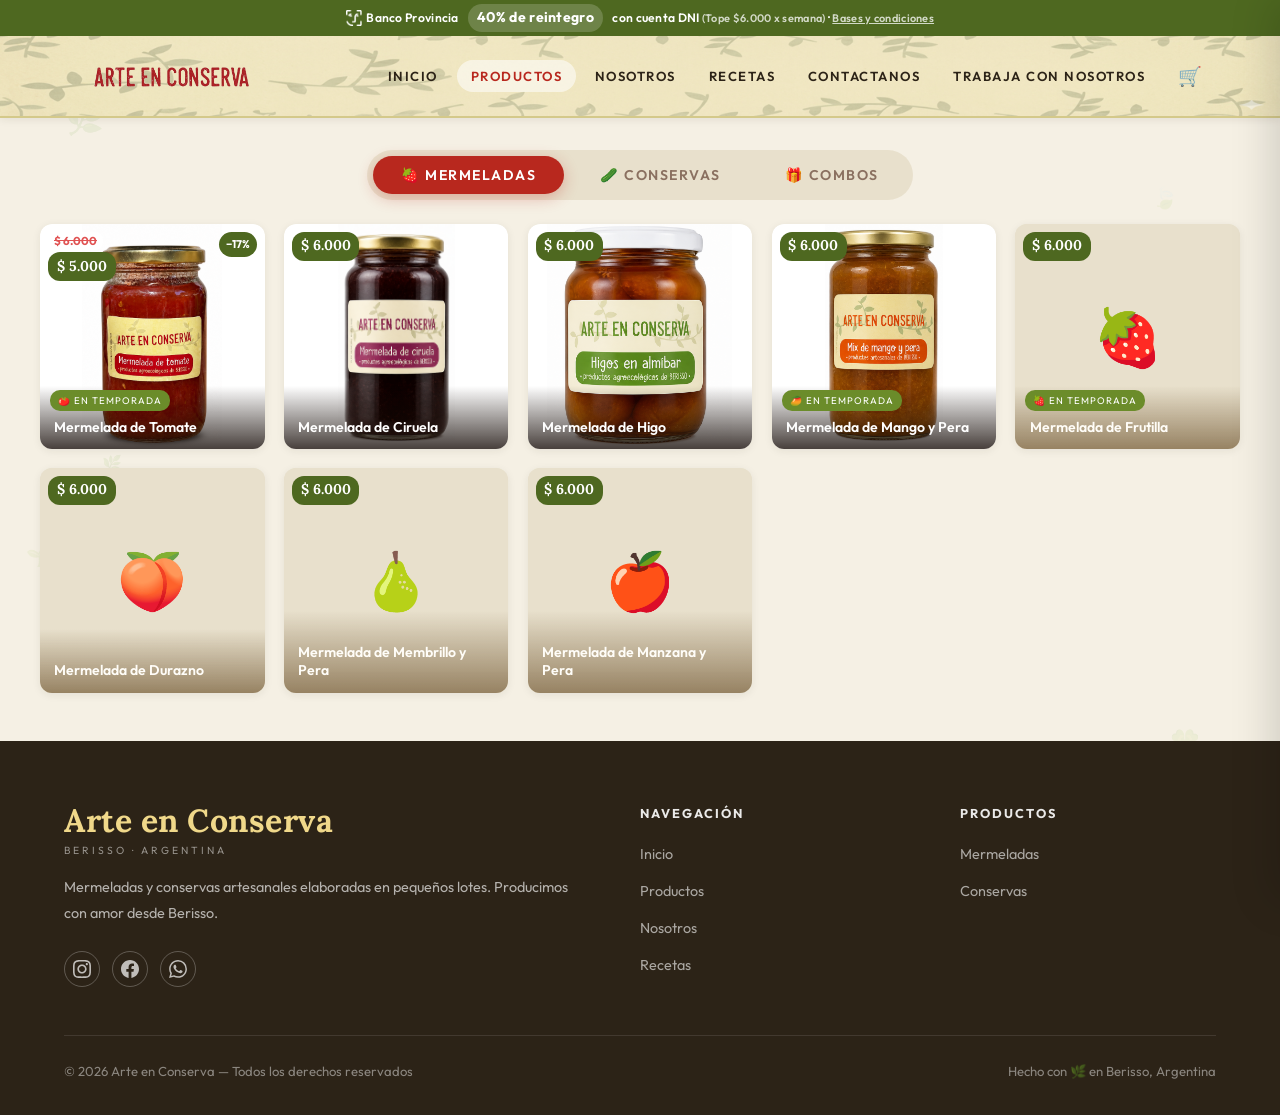
<file: productos.html>
<!DOCTYPE html>
<html lang="es">
<head>
  <meta charset="UTF-8">
  <meta name="viewport" content="width=device-width, initial-scale=1.0">
  <title>Productos — Arte en Conserva</title>
  <link rel="stylesheet" href="styles.css">
</head>
<body>

  <div class="floating-leaves" aria-hidden="true">
    <span class="leaf">🌿</span><span class="leaf">🍃</span><span class="leaf">🌱</span>
    <span class="leaf">🍀</span><span class="leaf">🌿</span><span class="leaf">🍃</span>
  </div>

  <!-- PROMO BAR -->
  <div class="promo-bar">
    <span style="display:inline-flex;align-items:center;gap:4px;"><img src="assets/img/logo_banco_provincia.png" alt="Banco Provincia" style="height:16px;width:auto;object-fit:contain;">Banco Provincia</span>
    <span class="promo-pct">40% de reintegro</span>
    <span>con cuenta DNI <span style="opacity:0.75;font-size:0.9em;">(Tope $6.000 x semana)</span> · <a href="https://www.bancoprovincia.com.ar/cuentadni/contenidos/cdniBeneficios/detalle/feriasymercados" target="_blank" rel="noopener" style="color:inherit;opacity:0.75;font-size:0.9em;text-decoration:underline;">Bases y condiciones</a></span>
  </div>

  <header id="site-header">
    <nav>
      <a href="index.html" class="logo">
        <img src="assets/img/arte_en_conserva_transparente.png" alt="Arte en Conserva">
      </a>
      <button class="hamburger" id="hamburger"><span></span><span></span><span></span></button>
      <ul class="nav-links" id="nav-links">
        <li><a href="index.html">Inicio</a></li>
        <li><a href="productos.html" class="active">Productos</a></li>
        <li><a href="nosotros.html">Nosotros</a></li>
        <li><a href="recetas.html">Recetas</a></li>
        <li><a href="contactanos.html">Contactanos</a></li>
        <li><a href="contacto.html">Trabaja con nosotros</a></li>
        <li>
          <button class="cart-nav-btn" onclick="openCartDrawer()" aria-label="Carrito">
            🛒 <span class="cart-badge" style="display:none;">0</span>
          </button>
        </li>
      </ul>
      <button class="cart-nav-btn mobile-cart" onclick="openCartDrawer()" aria-label="Carrito">
        🛒 <span class="cart-badge" style="display:none;">0</span>
      </button>
    </nav>
  </header>

  <!-- PRODUCTS -->
  <section class="products-section container" id="productos">
    <div class="category-tabs reveal" role="tablist">
      <button class="tab-btn active" id="tab-mermeladas" role="tab" aria-selected="true" aria-controls="pane-mermeladas" onclick="switchTab('mermeladas')">
        🍓 Mermeladas
      </button>
      <button class="tab-btn green" id="tab-conservas" role="tab" aria-selected="false" aria-controls="pane-conservas" onclick="switchTab('conservas')" style="color:var(--text-muted);">
        🥒 Conservas
      </button>
      <button class="tab-btn" id="tab-combos" role="tab" aria-selected="false" aria-controls="pane-combos" onclick="switchTab('combos')" style="color:var(--text-muted);">
        🎁 Combos
      </button>
    </div>
    <!-- MERMELADAS -->
    <div class="tab-pane active" id="pane-mermeladas" role="tabpanel">
      <div class="products-grid" id="grid-mermeladas"></div>
    </div>

    <!-- CONSERVAS -->
    <div class="tab-pane" id="pane-conservas" role="tabpanel">
      <div class="products-grid" id="grid-conservas"></div>
    </div>

    <!-- COMBOS -->
    <div class="tab-pane" id="pane-combos" role="tabpanel">
      <div class="products-grid" id="grid-combos"></div>
    </div>
  </section>

  <footer>
    <div class="container">
      <div class="footer-grid">
        <div class="footer-brand">
          <div class="logo">
            <div>
              <span class="logo-text">Arte en Conserva</span>
              <span class="logo-sub">Berisso · Argentina</span>
            </div>
          </div>
          <p>Mermeladas y conservas artesanales elaboradas en pequeños lotes. Producimos con amor desde Berisso.</p>
          <div class="footer-social">
            <a href="https://www.instagram.com/arte_enconserva/" target="_blank" rel="noopener" aria-label="Instagram"><svg width="18" height="18" viewBox="0 0 24 24" fill="currentColor"><path d="M12 2.163c3.204 0 3.584.012 4.85.07 3.252.148 4.771 1.691 4.919 4.919.058 1.265.069 1.645.069 4.849 0 3.205-.012 3.584-.069 4.849-.149 3.225-1.664 4.771-4.919 4.919-1.266.058-1.644.07-4.85.07-3.204 0-3.584-.012-4.849-.07-3.26-.149-4.771-1.699-4.919-4.92-.058-1.265-.07-1.644-.07-4.849 0-3.204.013-3.583.07-4.849.149-3.227 1.664-4.771 4.919-4.919 1.266-.057 1.645-.069 4.849-.069zm0-2.163c-3.259 0-3.667.014-4.947.072-4.358.2-6.78 2.618-6.98 6.98-.059 1.281-.073 1.689-.073 4.948 0 3.259.014 3.668.072 4.948.2 4.358 2.618 6.78 6.98 6.98 1.281.058 1.689.072 4.948.072 3.259 0 3.668-.014 4.948-.072 4.354-.2 6.782-2.618 6.979-6.98.059-1.28.073-1.689.073-4.948 0-3.259-.014-3.667-.072-4.947-.196-4.354-2.617-6.78-6.979-6.98-1.281-.059-1.69-.073-4.949-.073zm0 5.838c-3.403 0-6.162 2.759-6.162 6.162s2.759 6.163 6.162 6.163 6.162-2.759 6.162-6.163c0-3.403-2.759-6.162-6.162-6.162zm0 10.162c-2.209 0-4-1.79-4-4 0-2.209 1.791-4 4-4s4 1.791 4 4c0 2.21-1.791 4-4 4zm6.406-11.845c-.796 0-1.441.645-1.441 1.44s.645 1.44 1.441 1.44c.795 0 1.439-.645 1.439-1.44s-.644-1.44-1.439-1.44z"/></svg></a>
            <a href="https://www.facebook.com/profile.php?id=100056650461525&locale=es_LA" target="_blank" rel="noopener" aria-label="Facebook"><svg width="18" height="18" viewBox="0 0 24 24" fill="currentColor"><path d="M24 12.073c0-6.627-5.373-12-12-12s-12 5.373-12 12c0 5.99 4.388 10.954 10.125 11.854v-8.385H7.078v-3.47h3.047V9.43c0-3.007 1.792-4.669 4.533-4.669 1.312 0 2.686.235 2.686.235v2.953H15.83c-1.491 0-1.956.925-1.956 1.874v2.25h3.328l-.532 3.47h-2.796v8.385C19.612 23.027 24 18.062 24 12.073z"/></svg></a>
            <a href="https://wa.me/5491112345678" target="_blank" rel="noopener" aria-label="WhatsApp"><svg width="18" height="18" viewBox="0 0 24 24" fill="currentColor"><path d="M17.472 14.382c-.297-.149-1.758-.867-2.03-.967-.273-.099-.471-.148-.67.15-.197.297-.767.966-.94 1.164-.173.199-.347.223-.644.075-.297-.15-1.255-.463-2.39-1.475-.883-.788-1.48-1.761-1.653-2.059-.173-.297-.018-.458.13-.606.134-.133.298-.347.446-.52.149-.174.198-.298.298-.497.099-.198.05-.371-.025-.52-.075-.149-.669-1.612-.916-2.207-.242-.579-.487-.5-.669-.51-.173-.008-.371-.01-.57-.01-.198 0-.52.074-.792.372-.272.297-1.04 1.016-1.04 2.479 0 1.462 1.065 2.875 1.213 3.074.149.198 2.096 3.2 5.077 4.487.709.306 1.262.489 1.694.625.712.227 1.36.195 1.871.118.571-.085 1.758-.719 2.006-1.413.248-.694.248-1.289.173-1.413-.074-.124-.272-.198-.57-.347m-5.421 7.403h-.004a9.87 9.87 0 01-5.031-1.378l-.361-.214-3.741.982.998-3.648-.235-.374a9.86 9.86 0 01-1.51-5.26c.001-5.45 4.436-9.884 9.888-9.884 2.64 0 5.122 1.03 6.988 2.898a9.825 9.825 0 012.893 6.994c-.003 5.45-4.437 9.884-9.885 9.884m8.413-18.297A11.815 11.815 0 0012.05 0C5.495 0 .16 5.335.157 11.892c0 2.096.547 4.142 1.588 5.945L.057 24l6.305-1.654a11.882 11.882 0 005.683 1.448h.005c6.554 0 11.89-5.335 11.893-11.893a11.821 11.821 0 00-3.48-8.413z"/></svg></a>
          </div>
        </div>
        <div class="footer-col">
          <h4>Navegación</h4>
          <ul>
            <li><a href="index.html">Inicio</a></li>
            <li><a href="productos.html">Productos</a></li>
            <li><a href="nosotros.html">Nosotros</a></li>
            <li><a href="recetas.html">Recetas</a></li>
          </ul>
        </div>
        <div class="footer-col">
          <h4>Productos</h4>
          <ul>
            <li><a href="#" onclick="switchTab('mermeladas'); return false;">Mermeladas</a></li>
            <li><a href="#" onclick="switchTab('conservas'); return false;">Conservas</a></li>
          </ul>
        </div>
      </div>
      <div class="footer-bottom">
        <p>© 2026 Arte en Conserva — Todos los derechos reservados</p>
        <p>Hecho con 🌿 en Berisso, Argentina</p>
      </div>
    </div>
  </footer>

  <script src="js/products.js"></script>
  <script src="js/cart.js"></script>
  <script>
    function renderProductCard(product) {
      const inner = product.image
        ? `<div class="product-card-img" style="background-image:url('${product.image}');"></div>`
        : `<div class="product-icon">${product.icon}</div>`;
      return `
        <div class="product-card-wrapper reveal">
          <a href="producto.html?id=${product.id}" class="product-card-link ${product.image ? '' : 'no-img'}">
            ${inner}
            ${product.badge ? `<span class="product-badge">${product.badge}</span>` : ''}
            ${product.oldPrice ? `<span style="position:absolute;top:8px;right:8px;background:var(--green-dark);color:#fff;font-size:0.7rem;font-weight:700;padding:3px 7px;border-radius:20px;">−${Math.round((1 - product.price/product.oldPrice)*100)}%</span>` : ''}
            <h3>${product.name}</h3>
            ${product.oldPrice
              ? `<span style="position:absolute;top:8px;left:8px;display:flex;flex-direction:column;align-items:flex-start;gap:2px;">
                  <span style="text-decoration:line-through;color:#e05252;font-size:0.72rem;font-weight:700;background:rgba(255,255,255,0.85);border-radius:8px;padding:1px 6px;line-height:1.4;">${formatPrice(product.oldPrice)}</span>
                  <span class="product-card-price" style="position:static;">${formatPrice(product.price)}</span>
                </span>`
              : `<span class="product-card-price">${formatPrice(product.price)}</span>`}
            <button class="product-card-atc" onclick="addToCart('${product.id}'); event.stopPropagation();">+ Agregar</button>
          </a>
        </div>`;
    }

    function renderAllProducts() {
      document.getElementById('grid-mermeladas').innerHTML =
        getProductsByCategory('mermelada').map(renderProductCard).join('');
      document.getElementById('grid-conservas').innerHTML =
        getProductsByCategory('conserva').map(renderProductCard).join('');
      document.getElementById('grid-combos').innerHTML =
        getProductsByCategory('combo').map(renderProductCard).join('');
      document.querySelectorAll('.reveal').forEach(el => observer.observe(el));
    }

    function switchTab(tab) {
      document.querySelectorAll('.tab-pane').forEach(p => p.classList.remove('active'));
      document.querySelectorAll('.tab-btn').forEach(b => {
        b.classList.remove('active');
        b.style.color = 'var(--text-muted)';
        b.setAttribute('aria-selected', 'false');
      });
      document.getElementById('pane-' + tab).classList.add('active');
      const btn = document.getElementById('tab-' + tab);
      btn.classList.add('active');
      btn.style.color = '';
      btn.setAttribute('aria-selected', 'true');
      document.querySelectorAll('#pane-' + tab + ' .reveal').forEach(el => {
        el.classList.remove('visible');
        setTimeout(() => observer.observe(el), 50);
      });
      history.replaceState(null, '', '#' + tab);
    }

    if (window.location.hash === '#conservas') switchTab('conservas');
    if (window.location.hash === '#combos') switchTab('combos');

    const header = document.getElementById('site-header');
    window.addEventListener('scroll', () => header.classList.toggle('scrolled', window.scrollY > 50), { passive: true });

    const hamburger = document.getElementById('hamburger');
    const navLinks = document.getElementById('nav-links');
    hamburger.addEventListener('click', () => {
      hamburger.classList.toggle('open');
      navLinks.classList.toggle('open');
      document.body.style.overflow = navLinks.classList.contains('open') ? 'hidden' : '';
    });

    const observer = new IntersectionObserver(entries => {
      entries.forEach(e => { if (e.isIntersecting) { e.target.classList.add('visible'); observer.unobserve(e.target); } });
    }, { threshold: 0.1, rootMargin: '0px 0px -40px 0px' });

    document.querySelectorAll('.reveal, .reveal-left, .reveal-right').forEach(el => observer.observe(el));
    renderAllProducts();
  </script>
</body>
</html>
</file>
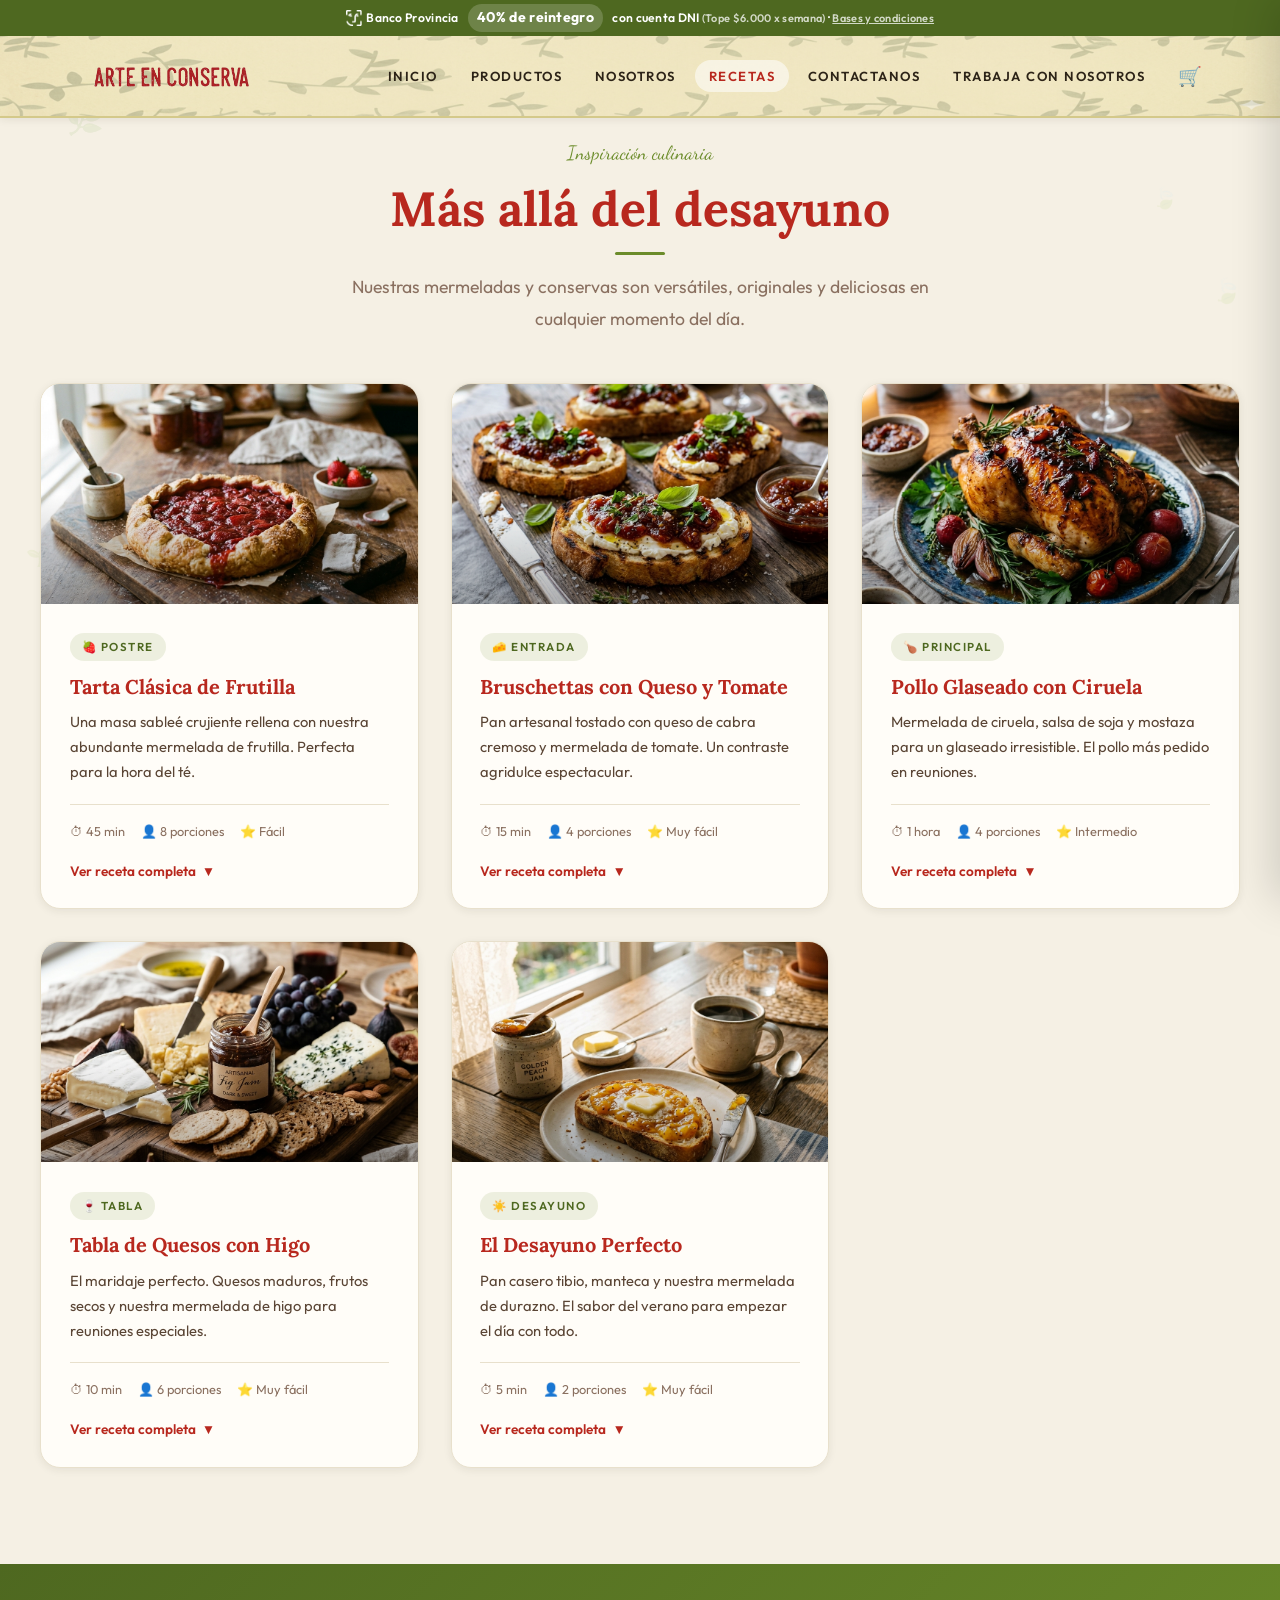
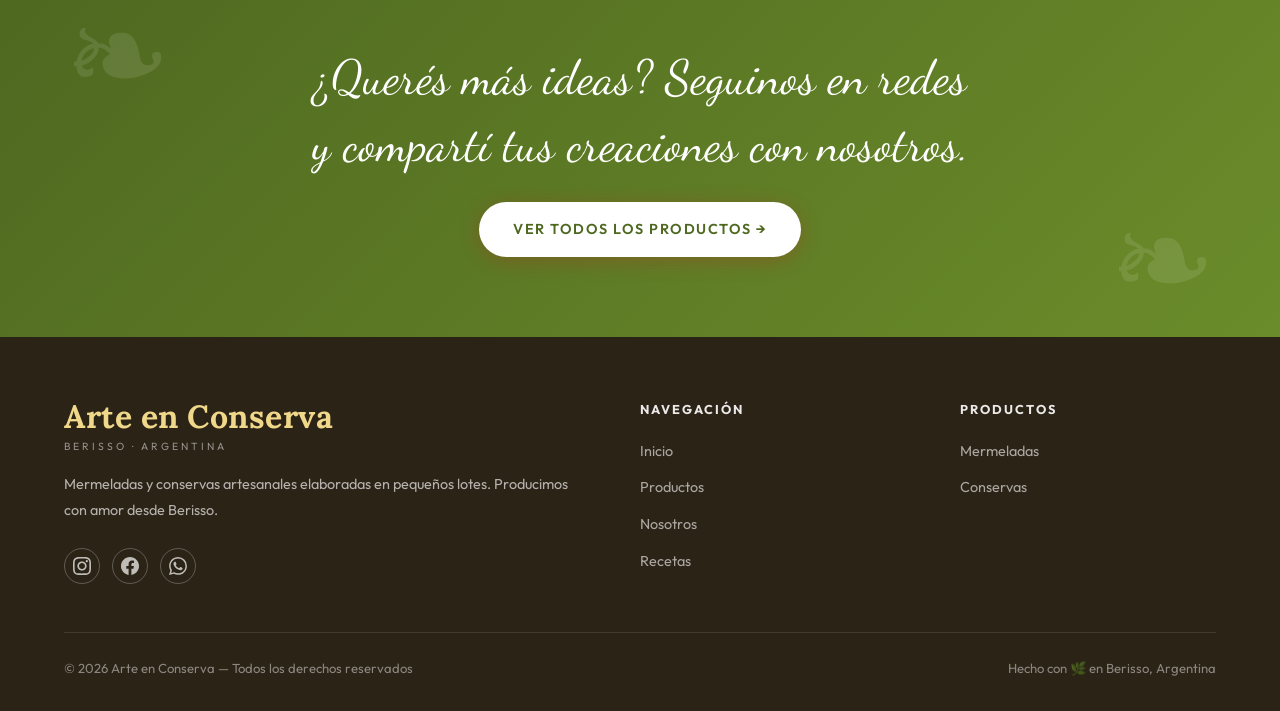
<file: recetas.html>
<!DOCTYPE html>
<html lang="es">
<head>
  <meta charset="UTF-8">
  <meta name="viewport" content="width=device-width, initial-scale=1.0">
  <title>Recetas — Arte en Conserva</title>
  <link rel="stylesheet" href="styles.css">
</head>
<body>

  <div class="floating-leaves" aria-hidden="true">
    <span class="leaf">🌿</span><span class="leaf">🍃</span><span class="leaf">🌱</span>
    <span class="leaf">🍀</span><span class="leaf">🌿</span><span class="leaf">🍃</span>
  </div>

  <!-- PROMO BAR -->
  <div class="promo-bar">
    <span style="display:inline-flex;align-items:center;gap:4px;"><img src="assets/img/logo_banco_provincia.png" alt="Banco Provincia" style="height:16px;width:auto;object-fit:contain;">Banco Provincia</span>
    <span class="promo-pct">40% de reintegro</span>
    <span>con cuenta DNI <span style="opacity:0.75;font-size:0.9em;">(Tope $6.000 x semana)</span> · <a href="https://www.bancoprovincia.com.ar/cuentadni/contenidos/cdniBeneficios/detalle/feriasymercados" target="_blank" rel="noopener" style="color:inherit;opacity:0.75;font-size:0.9em;text-decoration:underline;">Bases y condiciones</a></span>
  </div>

  <header id="site-header">
    <nav>
      <a href="index.html" class="logo">
        <img src="assets/img/arte_en_conserva_transparente.png" alt="Arte en Conserva">
      </a>
      <button class="hamburger" id="hamburger"><span></span><span></span><span></span></button>
      <ul class="nav-links" id="nav-links">
        <li><a href="index.html">Inicio</a></li>
        <li><a href="productos.html">Productos</a></li>
        <li><a href="nosotros.html">Nosotros</a></li>
        <li><a href="recetas.html" class="active">Recetas</a></li>
        <li><a href="contactanos.html">Contactanos</a></li>
        <li><a href="contacto.html">Trabaja con nosotros</a></li>
        <li>
          <button class="cart-nav-btn" onclick="openCartDrawer()" aria-label="Carrito">
            🛒 <span class="cart-badge" style="display:none;">0</span>
          </button>
        </li>
      </ul>
      <button class="cart-nav-btn mobile-cart" onclick="openCartDrawer()" aria-label="Carrito">
        🛒 <span class="cart-badge" style="display:none;">0</span>
      </button>
    </nav>
  </header>


  <section class="section container" style="padding-top:1.2rem;">
    <span class="section-label" style="display:block; text-align:center;">Inspiración culinaria</span>
    <h2 class="section-title centered reveal">Más allá del desayuno</h2>
    <p class="section-lead centered reveal delay-1">Nuestras mermeladas y conservas son versátiles, originales y deliciosas en cualquier momento del día.</p>

    <div class="recipes-grid">

      <!-- RECETA 1 -->
      <div class="recipe-card reveal delay-1">
        <div class="recipe-img">
          <img src="assets/img/recipe_tarta_1777949385974.png" alt="Tarta de mermelada de frutilla">
        </div>
        <div class="recipe-content">
          <span class="recipe-tag">🍓 Postre</span>
          <h3>Tarta Clásica de Frutilla</h3>
          <p>Una masa sableé crujiente rellena con nuestra abundante mermelada de frutilla. Perfecta para la hora del té.</p>
          <div class="recipe-meta">
            <span>⏱ 45 min</span>
            <span>👤 8 porciones</span>
            <span>⭐ Fácil</span>
          </div>
          <div style="margin-top:1.2rem;">
            <button class="recipe-toggle" onclick="toggleRecipe(this)">
              Ver receta completa <span class="arrow">▼</span>
            </button>
          </div>
          <div class="recipe-details">
            <h4>Ingredientes</h4>
            <ul>
              <li>1 frasco de mermelada de frutilla Arte en Conserva</li>
              <li>250 g de harina 0000</li>
              <li>125 g de manteca fría en cubos</li>
              <li>80 g de azúcar impalpable</li>
              <li>2 yemas de huevo</li>
              <li>1 cucharada de agua fría</li>
              <li>Pizca de sal</li>
            </ul>
            <h4>Preparación</h4>
            <ol>
              <li>Mezclar harina, azúcar y sal. Incorporar la manteca con los dedos hasta obtener migas gruesas.</li>
              <li>Agregar las yemas y el agua fría. Amasar brevemente hasta unir.</li>
              <li>Refrigerar la masa 30 minutos envuelta en film.</li>
              <li>Estirar y forrar un molde de 24 cm. Pinchar la base con un tenedor.</li>
              <li>Hornear a 180°C durante 15 min. Dejar enfriar.</li>
              <li>Rellenar con la mermelada y servir.</li>
            </ol>
          </div>
        </div>
      </div>

      <!-- RECETA 2 -->
      <div class="recipe-card reveal delay-2">
        <div class="recipe-img">
          <img src="assets/img/recipe_bruschetta_1777949400026.png" alt="Bruschettas con queso de cabra y mermelada de tomate">
        </div>
        <div class="recipe-content">
          <span class="recipe-tag">🧀 Entrada</span>
          <h3>Bruschettas con Queso y Tomate</h3>
          <p>Pan artesanal tostado con queso de cabra cremoso y mermelada de tomate. Un contraste agridulce espectacular.</p>
          <div class="recipe-meta">
            <span>⏱ 15 min</span>
            <span>👤 4 porciones</span>
            <span>⭐ Muy fácil</span>
          </div>
          <div style="margin-top:1.2rem;">
            <button class="recipe-toggle" onclick="toggleRecipe(this)">
              Ver receta completa <span class="arrow">▼</span>
            </button>
          </div>
          <div class="recipe-details">
            <h4>Ingredientes</h4>
            <ul>
              <li>1 frasco de mermelada de tomate Arte en Conserva</li>
              <li>1 baguette o pan artesanal</li>
              <li>200 g de queso de cabra cremoso</li>
              <li>Aceite de oliva extra virgen</li>
              <li>Hojas de albahaca fresca</li>
              <li>Sal gruesa y pimienta negra</li>
            </ul>
            <h4>Preparación</h4>
            <ol>
              <li>Cortar el pan en rebanadas de 1,5 cm y tostar en horno o plancha.</li>
              <li>Frotar cada tostada con un poco de aceite de oliva.</li>
              <li>Untar generosamente con el queso de cabra.</li>
              <li>Colocar una cucharada de mermelada de tomate encima.</li>
              <li>Decorar con hojas de albahaca, sal gruesa y un chorrito de aceite.</li>
              <li>Servir inmediatamente.</li>
            </ol>
          </div>
        </div>
      </div>

      <!-- RECETA 3 -->
      <div class="recipe-card reveal delay-3">
        <div class="recipe-img">
          <img src="assets/img/recipe_glaseado_1777949416506.png" alt="Pollo glaseado con mermelada de ciruela">
        </div>
        <div class="recipe-content">
          <span class="recipe-tag">🍗 Principal</span>
          <h3>Pollo Glaseado con Ciruela</h3>
          <p>Mermelada de ciruela, salsa de soja y mostaza para un glaseado irresistible. El pollo más pedido en reuniones.</p>
          <div class="recipe-meta">
            <span>⏱ 1 hora</span>
            <span>👤 4 porciones</span>
            <span>⭐ Intermedio</span>
          </div>
          <div style="margin-top:1.2rem;">
            <button class="recipe-toggle" onclick="toggleRecipe(this)">
              Ver receta completa <span class="arrow">▼</span>
            </button>
          </div>
          <div class="recipe-details">
            <h4>Ingredientes</h4>
            <ul>
              <li>1 pollo entero o 4 muslos/pechugas</li>
              <li>4 cucharadas de mermelada de ciruela Arte en Conserva</li>
              <li>2 cucharadas de salsa de soja</li>
              <li>1 cucharada de mostaza Dijon</li>
              <li>2 dientes de ajo picados</li>
              <li>Sal, pimienta y tomillo a gusto</li>
            </ul>
            <h4>Preparación</h4>
            <ol>
              <li>Mezclar la mermelada de ciruela, salsa de soja, mostaza y ajo.</li>
              <li>Salpimentar el pollo y colocarlo en una fuente para horno.</li>
              <li>Pincelar el pollo con la mitad del glaseado.</li>
              <li>Hornear a 200°C durante 40 minutos.</li>
              <li>A los 20 minutos, pincelar con el glaseado restante.</li>
              <li>Retirar cuando esté dorado y la piel crujiente. Reposar 10 min antes de servir.</li>
            </ol>
          </div>
        </div>
      </div>

      <!-- RECETA 4 -->
      <div class="recipe-card reveal delay-1">
        <div class="recipe-img">
          <img src="assets/img/recipe_queso_higo_1777949503749.png" alt="Tabla de quesos con mermelada de higo">
        </div>
        <div class="recipe-content">
          <span class="recipe-tag">🍷 Tabla</span>
          <h3>Tabla de Quesos con Higo</h3>
          <p>El maridaje perfecto. Quesos maduros, frutos secos y nuestra mermelada de higo para reuniones especiales.</p>
          <div class="recipe-meta">
            <span>⏱ 10 min</span>
            <span>👤 6 porciones</span>
            <span>⭐ Muy fácil</span>
          </div>
          <div style="margin-top:1.2rem;">
            <button class="recipe-toggle" onclick="toggleRecipe(this)">
              Ver receta completa <span class="arrow">▼</span>
            </button>
          </div>
          <div class="recipe-details">
            <h4>Ingredientes</h4>
            <ul>
              <li>1 frasco de mermelada de higo Arte en Conserva</li>
              <li>Brie o camembert (200 g)</li>
              <li>Queso azul (100 g)</li>
              <li>Queso de oveja curado (100 g)</li>
              <li>Nueces y almendras</li>
              <li>Uvas y dátiles</li>
              <li>Crackers o pan de campo</li>
            </ul>
            <h4>Armado</h4>
            <ol>
              <li>Seleccionar una tabla de madera grande y limpiarla bien.</li>
              <li>Distribuir los quesos en distintos puntos de la tabla.</li>
              <li>Colocar un pequeño cuenco con la mermelada de higo en el centro.</li>
              <li>Rellenar los espacios con nueces, almendras, uvas y dátiles.</li>
              <li>Agregar los crackers o pan cortado en los bordes.</li>
              <li>Servir a temperatura ambiente para que los quesos expresen su sabor.</li>
            </ol>
          </div>
        </div>
      </div>

      <!-- RECETA 5 -->
      <div class="recipe-card reveal delay-2">
        <div class="recipe-img">
          <img src="assets/img/recipe_tostadas_1777949430375.png" alt="Tostadas con mermelada de durazno">
        </div>
        <div class="recipe-content">
          <span class="recipe-tag">☀️ Desayuno</span>
          <h3>El Desayuno Perfecto</h3>
          <p>Pan casero tibio, manteca y nuestra mermelada de durazno. El sabor del verano para empezar el día con todo.</p>
          <div class="recipe-meta">
            <span>⏱ 5 min</span>
            <span>👤 2 porciones</span>
            <span>⭐ Muy fácil</span>
          </div>
          <div style="margin-top:1.2rem;">
            <button class="recipe-toggle" onclick="toggleRecipe(this)">
              Ver receta completa <span class="arrow">▼</span>
            </button>
          </div>
          <div class="recipe-details">
            <h4>Ingredientes</h4>
            <ul>
              <li>Mermelada de durazno Arte en Conserva (a gusto)</li>
              <li>4 rebanadas de pan casero o de campo</li>
              <li>Manteca o crema de leche</li>
              <li>Opcional: ricotta o queso crema</li>
              <li>Opcional: semillas de chía o granola</li>
            </ul>
            <h4>Preparación</h4>
            <ol>
              <li>Tostar el pan hasta que esté dorado y crujiente por fuera.</li>
              <li>Untar manteca en caliente para que se derrita sobre el pan.</li>
              <li>Agregar una cucharada generosa de mermelada de durazno.</li>
              <li>Para una versión especial, combinar ricotta y mermelada.</li>
              <li>Espolvorear semillas o granola para darle textura.</li>
              <li>Servir con té, café con leche o mate. ¡Buen provecho!</li>
            </ol>
          </div>
        </div>
      </div>

    </div>
  </section>

  <!-- CTA -->
  <div class="quote-banner">
    <p class="quote-text reveal">¿Querés más ideas? Seguinos en redes<br>y compartí tus creaciones con nosotros.</p>
    <div style="margin-top:1.5rem;" class="reveal delay-2">
      <a href="productos.html" class="btn btn-primary" style="background:white; color:var(--green-dark);">Ver todos los productos →</a>
    </div>
  </div>

  <!-- FOOTER -->
  <footer>
    <div class="container">
      <div class="footer-grid">
        <div class="footer-brand">
          <div class="logo">
            <div>
              <span class="logo-text">Arte en Conserva</span>
              <span class="logo-sub">Berisso · Argentina</span>
            </div>
          </div>
          <p>Mermeladas y conservas artesanales elaboradas en pequeños lotes. Producimos con amor desde Berisso.</p>
          <div class="footer-social">
            <a href="https://www.instagram.com/arte_enconserva/" target="_blank" rel="noopener" aria-label="Instagram"><svg width="18" height="18" viewBox="0 0 24 24" fill="currentColor"><path d="M12 2.163c3.204 0 3.584.012 4.85.07 3.252.148 4.771 1.691 4.919 4.919.058 1.265.069 1.645.069 4.849 0 3.205-.012 3.584-.069 4.849-.149 3.225-1.664 4.771-4.919 4.919-1.266.058-1.644.07-4.85.07-3.204 0-3.584-.012-4.849-.07-3.26-.149-4.771-1.699-4.919-4.92-.058-1.265-.07-1.644-.07-4.849 0-3.204.013-3.583.07-4.849.149-3.227 1.664-4.771 4.919-4.919 1.266-.057 1.645-.069 4.849-.069zm0-2.163c-3.259 0-3.667.014-4.947.072-4.358.2-6.78 2.618-6.98 6.98-.059 1.281-.073 1.689-.073 4.948 0 3.259.014 3.668.072 4.948.2 4.358 2.618 6.78 6.98 6.98 1.281.058 1.689.072 4.948.072 3.259 0 3.668-.014 4.948-.072 4.354-.2 6.782-2.618 6.979-6.98.059-1.28.073-1.689.073-4.948 0-3.259-.014-3.667-.072-4.947-.196-4.354-2.617-6.78-6.979-6.98-1.281-.059-1.69-.073-4.949-.073zm0 5.838c-3.403 0-6.162 2.759-6.162 6.162s2.759 6.163 6.162 6.163 6.162-2.759 6.162-6.163c0-3.403-2.759-6.162-6.162-6.162zm0 10.162c-2.209 0-4-1.79-4-4 0-2.209 1.791-4 4-4s4 1.791 4 4c0 2.21-1.791 4-4 4zm6.406-11.845c-.796 0-1.441.645-1.441 1.44s.645 1.44 1.441 1.44c.795 0 1.439-.645 1.439-1.44s-.644-1.44-1.439-1.44z"/></svg></a>
            <a href="https://www.facebook.com/profile.php?id=100056650461525&locale=es_LA" target="_blank" rel="noopener" aria-label="Facebook"><svg width="18" height="18" viewBox="0 0 24 24" fill="currentColor"><path d="M24 12.073c0-6.627-5.373-12-12-12s-12 5.373-12 12c0 5.99 4.388 10.954 10.125 11.854v-8.385H7.078v-3.47h3.047V9.43c0-3.007 1.792-4.669 4.533-4.669 1.312 0 2.686.235 2.686.235v2.953H15.83c-1.491 0-1.956.925-1.956 1.874v2.25h3.328l-.532 3.47h-2.796v8.385C19.612 23.027 24 18.062 24 12.073z"/></svg></a>
            <a href="https://wa.me/5491112345678" target="_blank" rel="noopener" aria-label="WhatsApp"><svg width="18" height="18" viewBox="0 0 24 24" fill="currentColor"><path d="M17.472 14.382c-.297-.149-1.758-.867-2.03-.967-.273-.099-.471-.148-.67.15-.197.297-.767.966-.94 1.164-.173.199-.347.223-.644.075-.297-.15-1.255-.463-2.39-1.475-.883-.788-1.48-1.761-1.653-2.059-.173-.297-.018-.458.13-.606.134-.133.298-.347.446-.52.149-.174.198-.298.298-.497.099-.198.05-.371-.025-.52-.075-.149-.669-1.612-.916-2.207-.242-.579-.487-.5-.669-.51-.173-.008-.371-.01-.57-.01-.198 0-.52.074-.792.372-.272.297-1.04 1.016-1.04 2.479 0 1.462 1.065 2.875 1.213 3.074.149.198 2.096 3.2 5.077 4.487.709.306 1.262.489 1.694.625.712.227 1.36.195 1.871.118.571-.085 1.758-.719 2.006-1.413.248-.694.248-1.289.173-1.413-.074-.124-.272-.198-.57-.347m-5.421 7.403h-.004a9.87 9.87 0 01-5.031-1.378l-.361-.214-3.741.982.998-3.648-.235-.374a9.86 9.86 0 01-1.51-5.26c.001-5.45 4.436-9.884 9.888-9.884 2.64 0 5.122 1.03 6.988 2.898a9.825 9.825 0 012.893 6.994c-.003 5.45-4.437 9.884-9.885 9.884m8.413-18.297A11.815 11.815 0 0012.05 0C5.495 0 .16 5.335.157 11.892c0 2.096.547 4.142 1.588 5.945L.057 24l6.305-1.654a11.882 11.882 0 005.683 1.448h.005c6.554 0 11.89-5.335 11.893-11.893a11.821 11.821 0 00-3.48-8.413z"/></svg></a>
          </div>
        </div>
        <div class="footer-col">
          <h4>Navegación</h4>
          <ul>
            <li><a href="index.html">Inicio</a></li>
            <li><a href="productos.html">Productos</a></li>
            <li><a href="nosotros.html">Nosotros</a></li>
            <li><a href="recetas.html">Recetas</a></li>
          </ul>
        </div>
        <div class="footer-col">
          <h4>Productos</h4>
          <ul>
            <li><a href="productos.html#mermeladas">Mermeladas</a></li>
            <li><a href="productos.html#conservas">Conservas</a></li>
          </ul>
        </div>
      </div>
      <div class="footer-bottom">
        <p>© 2026 Arte en Conserva — Todos los derechos reservados</p>
        <p>Hecho con 🌿 en Berisso, Argentina</p>
      </div>
    </div>
  </footer>

  <script src="js/products.js"></script>
  <script src="js/cart.js"></script>
  <script>
    function toggleRecipe(btn) {
      const details = btn.closest('.recipe-content').querySelector('.recipe-details');
      const isOpen = details.classList.contains('open');
      details.classList.toggle('open', !isOpen);
      btn.classList.toggle('open', !isOpen);
      btn.querySelector('.arrow').textContent = isOpen ? '▼' : '▲';
    }

    const header = document.getElementById('site-header');
    window.addEventListener('scroll', () => header.classList.toggle('scrolled', window.scrollY > 50), { passive: true });

    const hamburger = document.getElementById('hamburger');
    const navLinks = document.getElementById('nav-links');
    hamburger.addEventListener('click', () => {
      hamburger.classList.toggle('open');
      navLinks.classList.toggle('open');
      document.body.style.overflow = navLinks.classList.contains('open') ? 'hidden' : '';
    });

    const observer = new IntersectionObserver(entries => {
      entries.forEach(e => { if (e.isIntersecting) { e.target.classList.add('visible'); observer.unobserve(e.target); } });
    }, { threshold: 0.1, rootMargin: '0px 0px -50px 0px' });
    document.querySelectorAll('.reveal, .reveal-left, .reveal-right').forEach(el => observer.observe(el));
  </script>
</body>
</html>
</file>
<file: styles.css>
@import url('https://fonts.googleapis.com/css2?family=Dancing+Script:wght@600;700&family=Lora:ital,wght@0,400;0,600;0,700;1,400&family=Outfit:wght@300;400;500;600&display=swap');

:root {
  --red: #b8281e;
  --red-dark: #8f1d14;
  --red-light: #d94335;
  --green: #6b8c2a;
  --green-dark: #4e6820;
  --green-light: #8aad38;
  --beige: #f5f0e4;
  --beige-dark: #e8e0cc;
  --beige-mid: #ede5d0;
  --brown: #6b4c2a;
  --brown-light: #9b7044;
  --text: #2c2317;
  --text-mid: #5a4535;
  --text-muted: #8a7060;
  --white: #fffdf8;
  --shadow-sm: 0 2px 8px rgba(44, 35, 23, 0.08);
  --shadow: 0 6px 20px rgba(44, 35, 23, 0.12);
  --shadow-lg: 0 12px 40px rgba(44, 35, 23, 0.18);
  --radius: 12px;
  --radius-lg: 20px;
  --font: 'Outfit', sans-serif;
  --font-heading: 'Lora', serif;
  --font-script: 'Dancing Script', cursive;
  --transition: 0.35s cubic-bezier(0.4, 0, 0.2, 1);
}

*,
*::before,
*::after {
  margin: 0;
  padding: 0;
  box-sizing: border-box;
}

html {
  scroll-behavior: smooth;
  overflow-x: hidden;
}

body {
  font-family: var(--font);
  background-color: var(--beige);
  color: var(--text);
  line-height: 1.7;
  overflow-x: hidden;
}

/* Grain texture — desactivada para look más limpio */
body::before {
  display: none;
}

h1,
h2,
h3,
h4 {
  font-family: var(--font-heading);
  color: var(--red);
  line-height: 1.3;
}

p {
  color: var(--text-mid);
}

a {
  text-decoration: none;
  color: inherit;
  transition: var(--transition);
}

ul {
  list-style: none;
}

img {
  max-width: 100%;
  display: block;
}

.container {
  max-width: 1200px;
  margin: 0 auto;
  padding: 0 24px;
}

/* ===== ANIMATIONS ===== */
@keyframes fadeUp {
  from {
    opacity: 0;
    transform: translateY(40px);
  }

  to {
    opacity: 1;
    transform: translateY(0);
  }
}

@keyframes fadeIn {
  from {
    opacity: 0;
  }

  to {
    opacity: 1;
  }
}

@keyframes floatLeaf {

  0%,
  100% {
    transform: translateY(0) rotate(0deg) scale(1);
  }

  25% {
    transform: translateY(-18px) rotate(8deg) scale(1.05);
  }

  75% {
    transform: translateY(-10px) rotate(-5deg) scale(0.97);
  }
}

@keyframes spinSlow {
  from {
    transform: rotate(0deg);
  }

  to {
    transform: rotate(360deg);
  }
}

@keyframes slideRight {
  from {
    transform: scaleX(0);
    transform-origin: left;
  }

  to {
    transform: scaleX(1);
    transform-origin: left;
  }
}

@keyframes pulse {

  0%,
  100% {
    transform: scale(1);
  }

  50% {
    transform: scale(1.06);
  }
}

@keyframes bounceDown {

  0%,
  100% {
    transform: translateY(0);
  }

  50% {
    transform: translateY(8px);
  }
}

@keyframes heroEntrance {
  from {
    opacity: 0;
    transform: translateY(60px) scale(0.95);
  }

  to {
    opacity: 1;
    transform: translateY(0) scale(1);
  }
}

@keyframes leafFloat1 {

  0%,
  100% {
    transform: translate(0, 0) rotate(0deg);
  }

  33% {
    transform: translate(20px, -30px) rotate(15deg);
  }

  66% {
    transform: translate(-10px, -15px) rotate(-8deg);
  }
}

@keyframes leafFloat2 {

  0%,
  100% {
    transform: translate(0, 0) rotate(0deg);
  }

  33% {
    transform: translate(-25px, -20px) rotate(-12deg);
  }

  66% {
    transform: translate(15px, -35px) rotate(10deg);
  }
}

@keyframes jarWiggle {

  0%,
  100% {
    transform: rotate(0deg);
  }

  25% {
    transform: rotate(-3deg);
  }

  75% {
    transform: rotate(3deg);
  }
}

/* Scroll reveal */
.reveal {
  opacity: 0;
  transform: translateY(45px);
  transition: opacity 0.75s ease, transform 0.75s ease;
}

.reveal.visible {
  opacity: 1;
  transform: translateY(0);
}

.reveal-left {
  opacity: 0;
  transform: translateX(-50px);
  transition: opacity 0.75s ease, transform 0.75s ease;
}

.reveal-left.visible {
  opacity: 1;
  transform: translateX(0);
}

.reveal-right {
  opacity: 0;
  transform: translateX(50px);
  transition: opacity 0.75s ease, transform 0.75s ease;
}

.reveal-right.visible {
  opacity: 1;
  transform: translateX(0);
}

.delay-1 {
  transition-delay: 0.1s;
}

.delay-2 {
  transition-delay: 0.2s;
}

.delay-3 {
  transition-delay: 0.3s;
}

.delay-4 {
  transition-delay: 0.4s;
}

.delay-5 {
  transition-delay: 0.5s;
}

/* ===== FLOATING LEAVES DECORATION ===== */
.floating-leaves {
  position: fixed;
  top: 0;
  left: 0;
  width: 100%;
  height: 100%;
  pointer-events: none;
  z-index: 0;
  overflow: hidden;
}

.leaf {
  position: absolute;
  font-size: 1.5rem;
  opacity: 0.08;
  animation: floatLeaf 6s ease-in-out infinite;
}

.leaf:nth-child(1) {
  top: 10%;
  left: 5%;
  animation-duration: 7s;
  font-size: 2rem;
}

.leaf:nth-child(2) {
  top: 30%;
  right: 3%;
  animation-duration: 9s;
  animation-delay: -2s;
}

.leaf:nth-child(3) {
  top: 60%;
  left: 2%;
  animation-duration: 8s;
  animation-delay: -4s;
  font-size: 1.2rem;
}

.leaf:nth-child(4) {
  top: 80%;
  right: 6%;
  animation-duration: 6s;
  animation-delay: -1s;
  font-size: 1.8rem;
}

.leaf:nth-child(5) {
  top: 50%;
  left: 8%;
  animation-duration: 10s;
  animation-delay: -3s;
  font-size: 1rem;
}

.leaf:nth-child(6) {
  top: 20%;
  right: 8%;
  animation-duration: 11s;
  animation-delay: -5s;
  font-size: 1.3rem;
}

/* ===== PROMO BAR ===== */
.promo-bar {
  background: var(--green-dark);
  color: #fff;
  text-align: center;
  padding: 0.28rem 1rem;
  font-family: var(--font);
  font-size: 0.76rem;
  font-weight: 600;
  letter-spacing: 0.3px;
  display: flex;
  align-items: center;
  justify-content: center;
  gap: 0.6rem;
  position: sticky;
  top: 0;
  z-index: 1001;
}

.promo-bar img {
  height: 20px;
  width: auto;
  vertical-align: middle;
  filter: brightness(0) invert(1);
}

.promo-bar .promo-pct {
  background: rgba(255, 255, 255, 0.18);
  border-radius: 20px;
  padding: 0.1rem 0.55rem;
  font-size: 0.88rem;
  font-weight: 700;
}

/* ===== HEADER ===== */
header {
  background-image: url('assets/img/banner_1920x100.png');
  background-size: 100% 100%;
  background-repeat: no-repeat;
  border-bottom: 2px solid #d4c98a;
  position: sticky;
  top: 30px;
  z-index: 1000;
  box-shadow: var(--shadow-sm);
  transition: box-shadow var(--transition);
}

/* Logo transparente sobre la imagen de fondo */
header .logo img {
  display: block;
  height: 85px;
  width: auto;
}

header .logo {
  display: flex;
  align-items: center;
}

header.scrolled {
  box-shadow: var(--shadow);
}

nav {
  display: flex;
  justify-content: space-between;
  align-items: center;
  padding: 0 24px;
  height: 80px;
  max-width: 1200px;
  margin: 0 auto;
  gap: 2rem;
}

.logo {
  display: flex;
  align-items: center;
  flex-shrink: 0;
}

.logo img {
  height: 70px;
  width: auto;
}

.logo-text {
  font-family: var(--font-heading);
  font-size: 1.4rem;
  font-weight: 700;
  color: var(--red);
  line-height: 1;
  letter-spacing: 0.5px;
}

.logo-sub {
  font-family: var(--font);
  font-size: 0.65rem;
  text-transform: uppercase;
  letter-spacing: 3px;
  color: var(--text-muted);
  display: block;
  margin-top: 2px;
}

.nav-links {
  display: flex;
  gap: 0.3rem;
  align-items: center;
}

.nav-links a {
  font-family: var(--font);
  font-weight: 600;
  font-size: 0.82rem;
  text-transform: uppercase;
  letter-spacing: 1.5px;
  color: var(--text);
  padding: 8px 14px;
  border-radius: 30px;
  position: relative;
}

.nav-links a:hover {
  color: var(--red);
  background: rgba(235, 226, 181, 0.6);
}

.nav-links a.active {
  color: var(--red);
  background: rgba(255, 255, 255, 0.55);
}

/* Hamburger */
.hamburger {
  display: none;
  flex-direction: column;
  gap: 5px;
  cursor: pointer;
  padding: 8px;
  border: none;
  background: none;
  z-index: 1001;
}

.hamburger span {
  width: 24px;
  height: 2px;
  background: var(--red);
  border-radius: 2px;
  transition: var(--transition);
  display: block;
}

.hamburger.open span:nth-child(1) {
  transform: translateY(7px) rotate(45deg);
}

.hamburger.open span:nth-child(2) {
  opacity: 0;
  transform: scaleX(0);
}

.hamburger.open span:nth-child(3) {
  transform: translateY(-7px) rotate(-45deg);
}

/* ===== HERO ===== */
.hero {
  min-height: 92vh;
  position: relative;
  display: flex;
  align-items: center;
  justify-content: center;
  overflow: hidden;
  text-align: center;
}

.hero-bg {
  position: absolute;
  inset: 0;
  background-size: cover;
  background-position: center;
  transform: scale(1.05);
  transition: transform 0.1s linear;
}

.hero::before {
  content: '';
  position: absolute;
  inset: 0;
  background: linear-gradient(to bottom,
      rgba(20, 10, 5, 0.55) 0%,
      rgba(20, 10, 5, 0.35) 50%,
      rgba(20, 10, 5, 0.7) 100%);
  z-index: 1;
}

.hero-content {
  position: relative;
  z-index: 2;
  max-width: 860px;
  padding: 3rem 2rem;
  animation: heroEntrance 1.2s ease forwards;
}

.hero-tag {
  display: inline-block;
  background: rgba(107, 140, 42, 0.85);
  color: white;
  font-size: 0.8rem;
  text-transform: uppercase;
  letter-spacing: 3px;
  padding: 6px 18px;
  border-radius: 30px;
  margin-bottom: 1.5rem;
  backdrop-filter: blur(4px);
}

.hero h1 {
  color: white;
  font-size: clamp(3rem, 7vw, 5.5rem);
  margin-bottom: 1.2rem;
  text-shadow: 2px 4px 12px rgba(0, 0, 0, 0.4);
  font-style: italic;
}

.hero h1 em {
  font-style: normal;
  color: #f0d88a;
}

.hero p {
  font-size: clamp(1rem, 2vw, 1.25rem);
  color: rgba(255, 255, 255, 0.9);
  margin-bottom: 2.5rem;
  max-width: 600px;
  margin-left: auto;
  margin-right: auto;
  text-shadow: 1px 2px 6px rgba(0, 0, 0, 0.3);
}

.hero-btns {
  display: flex;
  gap: 1rem;
  justify-content: center;
  flex-wrap: wrap;
}

.scroll-indicator {
  position: absolute;
  bottom: 2.5rem;
  left: 50%;
  transform: translateX(-50%);
  z-index: 2;
  display: flex;
  flex-direction: column;
  align-items: center;
  gap: 8px;
  color: rgba(255, 255, 255, 0.7);
  font-size: 0.75rem;
  letter-spacing: 2px;
  text-transform: uppercase;
}

.scroll-indicator .arrow {
  width: 20px;
  height: 20px;
  border-right: 2px solid rgba(255, 255, 255, 0.7);
  border-bottom: 2px solid rgba(255, 255, 255, 0.7);
  transform: rotate(45deg);
  animation: bounceDown 1.5s ease-in-out infinite;
}

/* ===== BUTTONS ===== */
.btn {
  display: inline-flex;
  align-items: center;
  gap: 8px;
  padding: 13px 32px;
  border-radius: 50px;
  font-weight: 600;
  font-size: 0.9rem;
  text-transform: uppercase;
  letter-spacing: 1.5px;
  transition: var(--transition);
  border: 2px solid transparent;
  cursor: pointer;
}

.btn-primary {
  background: var(--red);
  color: white;
  box-shadow: 0 4px 20px rgba(184, 40, 30, 0.3);
}

.btn-primary:hover {
  background: var(--red-dark);
  box-shadow: 0 8px 30px rgba(184, 40, 30, 0.4);
  transform: translateY(-3px);
}

.btn-outline {
  background: transparent;
  color: white;
  border-color: rgba(255, 255, 255, 0.7);
  backdrop-filter: blur(4px);
}

.btn-outline:hover {
  background: rgba(255, 255, 255, 0.15);
  border-color: white;
  transform: translateY(-3px);
}

.btn-green {
  background: var(--green);
  color: white;
  box-shadow: 0 4px 20px rgba(107, 140, 42, 0.3);
}

.btn-green:hover {
  background: var(--green-dark);
  box-shadow: 0 8px 30px rgba(107, 140, 42, 0.4);
  transform: translateY(-3px);
}

.btn-ghost {
  background: transparent;
  color: var(--red);
  border-color: var(--red);
}

.btn-ghost:hover {
  background: var(--red);
  color: white;
  transform: translateY(-3px);
}

/* ===== SECTIONS ===== */
.section {
  padding: 6rem 0;
  position: relative;
  z-index: 1;
}

.section-alt {
  background: var(--white);
}

.section-dark {
  background: var(--brown);
}

.section-label {
  display: inline-block;
  font-family: var(--font-script);
  font-size: 1.2rem;
  color: var(--green);
  margin-bottom: 0.5rem;
}

.section-title {
  font-size: clamp(2rem, 4vw, 3rem);
  margin-bottom: 1rem;
  position: relative;
}

.section-title::after {
  content: '';
  display: block;
  width: 50px;
  height: 3px;
  background: var(--green);
  margin-top: 12px;
  border-radius: 3px;
}

.section-title.centered {
  text-align: center;
}

.section-title.centered::after {
  margin: 12px auto 0;
}

.section-lead {
  font-size: 1.1rem;
  color: var(--text-muted);
  margin-bottom: 3rem;
  line-height: 1.8;
}

.section-lead.centered {
  text-align: center;
  max-width: 620px;
  margin-left: auto;
  margin-right: auto;
}

/* ===== VALUES STRIP ===== */
.values-strip {
  background: var(--red);
  padding: 0.7rem 0;
  overflow: hidden;
}

.values-strip-inner {
  display: grid;
  grid-template-columns: repeat(3, 1fr);
  gap: 0;
  align-items: stretch;
}

.value-item {
  flex: 1;
  min-width: 160px;
  display: flex;
  align-items: center;
  gap: 10px;
  padding: 0.6rem 1.4rem;
  border-right: 1px solid rgba(255, 255, 255, 0.2);
  color: white;
}

.value-item:last-child {
  border-right: none;
}

.value-item .icon {
  font-size: 1.4rem;
  flex-shrink: 0;
}

.value-item h4 {
  color: white;
  font-family: var(--font);
  font-size: 0.78rem;
  text-transform: uppercase;
  letter-spacing: 1px;
  font-weight: 600;
  margin-bottom: 1px;
}

.value-item p {
  color: rgba(255, 255, 255, 0.8);
  font-size: 0.74rem;
}

/* ===== ABOUT SECTION ===== */
.about-grid {
  display: grid;
  grid-template-columns: 1fr 1fr;
  gap: 5rem;
  align-items: center;
}

.about-text .section-label {
  display: block;
}

.about-text p {
  margin-bottom: 1.5rem;
  font-size: 1.05rem;
  line-height: 1.85;
}

.about-photo {
  position: relative;
}

.about-photo img {
  width: 100%;
  border-radius: var(--radius-lg);
  box-shadow: var(--shadow-lg);
  position: relative;
  z-index: 1;
}

.about-photo::before {
  content: '';
  position: absolute;
  inset: -15px -15px 15px 15px;
  border: 3px solid var(--green-light);
  border-radius: var(--radius-lg);
  z-index: 0;
  opacity: 0.5;
}

.about-photo-placeholder {
  width: 100%;
  aspect-ratio: 3/4;
  background: linear-gradient(135deg, var(--beige-dark), var(--beige-mid));
  border-radius: var(--radius-lg);
  display: flex;
  flex-direction: column;
  align-items: center;
  justify-content: center;
  gap: 1rem;
  border: 3px dashed var(--green-light);
  position: relative;
  z-index: 1;
}

.about-photo-placeholder .placeholder-icon {
  font-size: 4rem;
  opacity: 0.5;
}

.about-photo-placeholder p {
  color: var(--text-muted);
  font-size: 0.9rem;
  text-align: center;
}

/* ===== CATEGORY CARDS (Home) ===== */
.category-cards {
  display: grid;
  grid-template-columns: 1fr 1fr;
  gap: 2rem;
}

.cat-card {
  position: relative;
  border-radius: var(--radius-lg);
  overflow: hidden;
  min-height: 420px;
  display: flex;
  align-items: flex-end;
  cursor: pointer;
  box-shadow: var(--shadow);
  transition: var(--transition);
}

.cat-card:hover {
  transform: translateY(-8px);
  box-shadow: var(--shadow-lg);
}

.cat-card:hover .cat-card-img {
  transform: scale(1.08);
}

.cat-card-img {
  position: absolute;
  inset: 0;
  background-size: cover;
  background-position: center;
  transition: transform 0.6s ease;
}

.cat-card::after {
  content: '';
  position: absolute;
  inset: 0;
  background: linear-gradient(to top, rgba(20, 10, 5, 0.85) 0%, rgba(20, 10, 5, 0.1) 60%);
}

.cat-card-content {
  position: relative;
  z-index: 1;
  padding: 2rem;
  color: white;
  width: 100%;
}

.cat-card-content .tag {
  display: inline-block;
  background: var(--green);
  color: white;
  font-size: 0.72rem;
  text-transform: uppercase;
  letter-spacing: 2px;
  padding: 4px 12px;
  border-radius: 20px;
  margin-bottom: 0.8rem;
}

.cat-card.mermeladas .cat-card-content .tag {
  background: var(--red);
}

.cat-card-content h3 {
  color: white;
  font-size: 2rem;
  margin-bottom: 0.5rem;
}

.cat-card-content p {
  color: rgba(255, 255, 255, 0.85);
  font-size: 0.95rem;
  margin-bottom: 1.2rem;
}

.cat-card-content .btn-outline {
  padding: 9px 22px;
  font-size: 0.8rem;
}

/* ===== QUOTE BANNER ===== */
.quote-banner {
  background: linear-gradient(135deg, var(--green-dark) 0%, var(--green) 100%);
  padding: 5rem 0;
  text-align: center;
  position: relative;
  overflow: hidden;
}

.quote-banner::before,
.quote-banner::after {
  content: '❧';
  position: absolute;
  font-size: 8rem;
  opacity: 0.1;
  color: white;
}

.quote-banner::before {
  top: -20px;
  left: 5%;
}

.quote-banner::after {
  bottom: -30px;
  right: 5%;
}

.quote-text {
  font-family: var(--font-script);
  font-size: clamp(1.8rem, 4vw, 3rem);
  color: white;
  max-width: 800px;
  margin: 0 auto 1rem;
  line-height: 1.4;
  position: relative;
  z-index: 1;
}

.quote-author {
  color: rgba(255, 255, 255, 0.75);
  font-size: 0.9rem;
  text-transform: uppercase;
  letter-spacing: 3px;
  position: relative;
  z-index: 1;
}

/* ===== PRODUCT CARDS ===== */
.products-section {
  padding: 2rem 0 3rem;
}

.category-tabs {
  display: flex;
  gap: 0.5rem;
  justify-content: center;
  margin-bottom: 1.5rem;
  background: var(--beige-dark);
  border-radius: 50px;
  padding: 6px;
  width: fit-content;
  margin-left: auto;
  margin-right: auto;
}

.tab-btn {
  padding: 10px 28px;
  border-radius: 40px;
  border: none;
  background: transparent;
  color: var(--text-muted);
  font-family: var(--font);
  font-size: 0.88rem;
  font-weight: 600;
  text-transform: uppercase;
  letter-spacing: 1.5px;
  cursor: pointer;
  transition: var(--transition);
}

.tab-btn.active {
  background: var(--red);
  color: white;
  box-shadow: 0 4px 15px rgba(184, 40, 30, 0.3);
}

.tab-btn.active.green {
  background: var(--green);
  box-shadow: 0 4px 15px rgba(107, 140, 42, 0.3);
}

.tab-btn:not(.active):hover {
  color: var(--text);
  background: rgba(0, 0, 0, 0.06);
}

.tab-pane {
  display: none;
}

.tab-pane.active {
  display: block;
  animation: fadeIn 0.4s ease;
}


/* ===== RECIPE CARDS ===== */
.recipes-grid {
  display: grid;
  grid-template-columns: repeat(auto-fill, minmax(320px, 1fr));
  gap: 2rem;
}

.recipe-card {
  background: var(--white);
  border-radius: var(--radius-lg);
  overflow: hidden;
  box-shadow: var(--shadow-sm);
  border: 1px solid var(--beige-dark);
  transition: var(--transition);
}

.recipe-card:hover {
  transform: translateY(-6px);
  box-shadow: var(--shadow);
}

.recipe-img {
  height: 220px;
  background-size: cover;
  background-position: center;
  position: relative;
  overflow: hidden;
}

.recipe-img::after {
  content: '';
  position: absolute;
  inset: 0;
  background: linear-gradient(to top, rgba(0, 0, 0, 0.3) 0%, transparent 50%);
}

.recipe-img img {
  width: 100%;
  height: 100%;
  object-fit: cover;
  transition: transform 0.6s ease;
}

.recipe-card:hover .recipe-img img {
  transform: scale(1.08);
}

.recipe-content {
  padding: 1.8rem;
}

.recipe-tag {
  display: inline-block;
  background: rgba(107, 140, 42, 0.12);
  color: var(--green-dark);
  font-size: 0.72rem;
  text-transform: uppercase;
  letter-spacing: 1.5px;
  padding: 4px 12px;
  border-radius: 20px;
  margin-bottom: 0.8rem;
  font-weight: 600;
}

.recipe-content h3 {
  font-size: 1.25rem;
  margin-bottom: 0.6rem;
  color: var(--red);
}

.recipe-content p {
  font-size: 0.92rem;
  margin-bottom: 1.2rem;
  line-height: 1.7;
}

.recipe-meta {
  display: flex;
  gap: 1rem;
  font-size: 0.8rem;
  color: var(--text-muted);
  padding-top: 1rem;
  border-top: 1px solid var(--beige-dark);
}

.recipe-meta span {
  display: flex;
  align-items: center;
  gap: 4px;
}

/* Recipe detail expand */
.recipe-details {
  display: none;
  margin-top: 1.2rem;
}

.recipe-details.open {
  display: block;
  animation: fadeUp 0.4s ease;
}

.recipe-details h4 {
  font-size: 0.95rem;
  color: var(--green-dark);
  margin-bottom: 0.6rem;
  font-family: var(--font);
  font-weight: 600;
  text-transform: uppercase;
  letter-spacing: 1px;
}

.recipe-details ul {
  list-style: disc;
  padding-left: 1.2rem;
  margin-bottom: 1rem;
}

.recipe-details li {
  font-size: 0.88rem;
  color: var(--text-mid);
  margin-bottom: 4px;
}

.recipe-details ol {
  padding-left: 1.2rem;
}

.recipe-details ol li {
  font-size: 0.88rem;
  color: var(--text-mid);
  margin-bottom: 6px;
}

.recipe-toggle {
  background: none;
  border: none;
  color: var(--red);
  font-family: var(--font);
  font-size: 0.85rem;
  font-weight: 600;
  cursor: pointer;
  padding: 0;
  display: flex;
  align-items: center;
  gap: 6px;
  transition: var(--transition);
}

.recipe-toggle:hover {
  color: var(--red-dark);
}

.recipe-toggle .arrow {
  transition: transform 0.3s ease;
}

.recipe-toggle.open .arrow {
  transform: rotate(180deg);
}

/* ===== NOSOTROS PAGE ===== */
.page-hero {
  min-height: 0;
  display: flex;
  align-items: center;
  justify-content: center;
  position: relative;
  overflow: hidden;
  background: #2c1a0e;
  text-align: center;
}

.page-hero::before {
  content: '';
  position: absolute;
  inset: 0;
  background: rgba(30, 10, 5, 0.52);
  z-index: 1;
}

.page-hero-content {
  position: relative;
  z-index: 2;
  padding: 1.2rem 2rem;
  animation: fadeUp 0.8s ease;
}

.page-hero h1 {
  color: white;
  font-size: clamp(1.4rem, 3vw, 2rem);
  font-style: italic;
}

.page-hero p {
  display: none;
}

.story-grid {
  display: grid;
  grid-template-columns: 1fr 1fr;
  gap: 3rem;
  align-items: start;
  margin-bottom: 3rem;
}

.story-text blockquote {
  border-left: 4px solid var(--green);
  padding-left: 1.5rem;
  margin: 2rem 0;
  font-family: var(--font-script);
  font-size: 1.4rem;
  color: var(--red);
  line-height: 1.5;
}

.values-grid {
  display: grid;
  grid-template-columns: repeat(3, 1fr);
  gap: 2rem;
}

.value-card {
  background: var(--white);
  border-radius: var(--radius);
  padding: 2rem;
  border: 1px solid var(--beige-dark);
  box-shadow: var(--shadow-sm);
  transition: var(--transition);
  text-align: center;
}

.value-card:hover {
  transform: translateY(-6px);
  box-shadow: var(--shadow);
  border-color: var(--green-light);
}

.value-card .icon {
  font-size: 2.8rem;
  margin-bottom: 1rem;
  display: block;
}

.value-card h3 {
  font-size: 1.1rem;
  color: var(--green-dark);
  margin-bottom: 0.6rem;
}

.value-card p {
  font-size: 0.9rem;
  line-height: 1.7;
}

.feria-photo-wrapper {
  position: sticky;
  top: 100px;
}

.feria-photo-wrapper img {
  width: 100%;
  border-radius: var(--radius-lg);
  box-shadow: var(--shadow-lg);
}

.feria-photo-placeholder {
  width: 100%;
  aspect-ratio: 2/3;
  background: linear-gradient(135deg, var(--beige-dark), var(--beige-mid));
  border-radius: var(--radius-lg);
  display: flex;
  flex-direction: column;
  align-items: center;
  justify-content: center;
  gap: 1rem;
  border: 3px dashed var(--green-light);
  box-shadow: var(--shadow-lg);
}

.feria-photo-placeholder .big-icon {
  font-size: 5rem;
}

.feria-photo-placeholder p {
  color: var(--text-muted);
  font-size: 0.9rem;
  text-align: center;
  padding: 0 1rem;
}

/* ===== FOOTER ===== */
footer {
  background: var(--text);
  color: rgba(255, 255, 255, 0.85);
  padding: 4rem 0 2rem;
  position: relative;
  z-index: 1;
}

.footer-grid {
  display: grid;
  grid-template-columns: 2fr 1fr 1fr;
  gap: 4rem;
  margin-bottom: 3rem;
}

.footer-brand .logo-text {
  color: #f0d88a;
  font-size: 2rem;
}

.footer-brand .logo-sub {
  color: rgba(255, 255, 255, 0.5);
}

.footer-brand p {
  margin-top: 1rem;
  font-size: 0.9rem;
  color: rgba(255, 255, 255, 0.65);
  line-height: 1.8;
}

.footer-social {
  display: flex;
  gap: 12px;
  margin-top: 1.5rem;
}

.footer-social a {
  width: 36px;
  height: 36px;
  border-radius: 50%;
  border: 1px solid rgba(255, 255, 255, 0.25);
  display: flex;
  align-items: center;
  justify-content: center;
  font-size: 1rem;
  color: rgba(255, 255, 255, 0.7);
  transition: var(--transition);
}

.footer-social a:hover {
  background: var(--red);
  border-color: var(--red);
  color: white;
  transform: translateY(-3px);
}

.footer-col h4 {
  color: rgba(255, 255, 255, 0.9);
  font-family: var(--font);
  font-size: 0.8rem;
  text-transform: uppercase;
  letter-spacing: 2px;
  margin-bottom: 1.2rem;
}

.footer-col ul li {
  margin-bottom: 0.6rem;
}

.footer-col ul li a {
  color: rgba(255, 255, 255, 0.6);
  font-size: 0.9rem;
}

.footer-col ul li a:hover {
  color: #f0d88a;
}

.footer-bottom {
  border-top: 1px solid rgba(255, 255, 255, 0.1);
  padding-top: 1.5rem;
  display: flex;
  justify-content: space-between;
  align-items: center;
  flex-wrap: wrap;
  gap: 1rem;
}

.footer-bottom p {
  font-size: 0.82rem;
  color: rgba(255, 255, 255, 0.45);
}

/* ===== DIVIDERS ===== */
.wave-divider {
  width: 100%;
  overflow: hidden;
  line-height: 0;
}

.wave-divider svg {
  display: block;
  width: 100%;
}

/* ===== RESPONSIVE ===== */
@media (max-width: 900px) {

  .about-grid,
  .story-grid {
    grid-template-columns: 1fr;
    gap: 3rem;
  }

  .category-cards {
    grid-template-columns: 1fr;
  }

  .footer-grid {
    grid-template-columns: 1fr 1fr;
    gap: 2.5rem;
  }

  .footer-grid>*:first-child {
    grid-column: 1 / -1;
  }
}

@media (max-width: 768px) {
  /* Prevenir desborde horizontal */
  .reveal-left { transform: none; }
  .reveal-right { transform: none; }

  .nav-links {
    display: none;
    position: fixed;
    inset: 0;
    background: var(--white);
    flex-direction: column;
    align-items: center;
    justify-content: center;
    gap: 1.5rem;
    z-index: 1000;
    animation: fadeIn 0.3s ease;
  }

  .nav-links.open {
    display: flex;
  }

  .nav-links a {
    font-size: 1.2rem;
    padding: 12px 30px;
  }

  .hamburger {
    display: flex;
  }

  .hero h1 {
    font-size: 3rem;
  }

  .values-strip-inner {
    flex-direction: column;
  }

  .value-item {
    border-right: none;
    border-bottom: 1px solid rgba(255, 255, 255, 0.2);
  }

  .value-item:last-child {
    border-bottom: none;
  }

  .footer-grid {
    grid-template-columns: 1fr;
    gap: 2rem;
  }

  .footer-bottom {
    flex-direction: column;
    text-align: center;
  }

  .feria-photo-wrapper {
    position: static;
  }

  .products-grid {
    grid-template-columns: repeat(auto-fill, minmax(160px, 1fr));
  }

  .recipes-grid {
    grid-template-columns: 1fr;
  }

  .category-tabs {
    flex-direction: column;
    border-radius: var(--radius);
    width: 100%;
    max-width: 300px;
  }

  .tab-btn {
    text-align: center;
  }
}

@media (max-width: 480px) {
  .section {
    padding: 4rem 0;
  }

  .hero {
    min-height: 85svh;
  }
  .hero-bg {
    background-position: 65% 30%;
    background-size: 140%;
  }

  .hero-btns {
    flex-direction: column;
    align-items: center;
  }

  .cat-card {
    min-height: 320px;
  }
}

/* ===== CART NAV BUTTON ===== */
.cart-nav-btn {
  background: none;
  border: none;
  cursor: pointer;
  font-size: 1.2rem;
  padding: 8px 14px;
  border-radius: 30px;
  position: relative;
  display: flex;
  align-items: center;
  gap: 6px;
  transition: var(--transition);
  color: var(--text-mid);
}

.cart-nav-btn:hover {
  background: rgba(184, 40, 30, 0.08);
  color: var(--red);
}

.cart-badge {
  background: var(--red);
  color: white;
  font-size: 0.7rem;
  font-weight: 700;
  width: 18px;
  height: 18px;
  border-radius: 50%;
  display: flex;
  align-items: center;
  justify-content: center;
  position: absolute;
  top: 2px;
  right: 2px;
  animation: pulse 2s ease-in-out infinite;
}

.mobile-cart {
  display: none;
  font-size: 1.4rem;
  padding: 8px;
}

@media (max-width: 768px) {
  .mobile-cart {
    display: flex;
  }
}

/* ===== CART DRAWER ===== */
#cart-overlay {
  position: fixed;
  inset: 0;
  background: rgba(0, 0, 0, 0.45);
  z-index: 2000;
  opacity: 0;
  pointer-events: none;
  transition: opacity 0.35s ease;
  backdrop-filter: blur(2px);
}

#cart-overlay.active {
  opacity: 1;
  pointer-events: all;
}

#cart-drawer {
  position: fixed;
  top: 0;
  right: 0;
  width: min(420px, 100vw);
  height: 100vh;
  background: var(--white);
  z-index: 2001;
  transform: translateX(100%);
  transition: transform 0.4s cubic-bezier(0.4, 0, 0.2, 1);
  display: flex;
  flex-direction: column;
  box-shadow: -8px 0 40px rgba(0, 0, 0, 0.15);
}

#cart-drawer.open {
  transform: translateX(0);
}

.cart-drawer-header {
  display: flex;
  justify-content: space-between;
  align-items: center;
  padding: 1.5rem;
  border-bottom: 1px solid var(--beige-dark);
  flex-shrink: 0;
}

.cart-drawer-header h3 {
  margin: 0;
  font-size: 1.2rem;
  color: var(--text);
}

.cart-close-btn {
  background: none;
  border: none;
  font-size: 1.2rem;
  cursor: pointer;
  color: var(--text-muted);
  padding: 6px;
  border-radius: 50%;
  width: 32px;
  height: 32px;
  display: flex;
  align-items: center;
  justify-content: center;
  transition: var(--transition);
}

.cart-close-btn:hover {
  background: var(--beige-dark);
  color: var(--red);
}

.cart-drawer-items {
  flex: 1;
  overflow-y: auto;
  padding: 1rem;
}

.cart-empty {
  display: flex;
  flex-direction: column;
  align-items: center;
  justify-content: center;
  height: 100%;
  gap: 1rem;
  padding: 3rem;
  text-align: center;
}

.cart-empty-icon {
  font-size: 4rem;
}

.cart-empty p {
  color: var(--text-muted);
}

.cart-item {
  display: flex;
  align-items: center;
  gap: 12px;
  padding: 1rem;
  background: var(--beige);
  border-radius: var(--radius);
  margin-bottom: 0.8rem;
  transition: var(--transition);
  animation: fadeUp 0.3s ease;
}

.cart-item:hover {
  background: var(--beige-dark);
}

.cart-item-icon {
  font-size: 2rem;
  flex-shrink: 0;
  width: 2.2rem;
  height: 2.2rem;
  display: flex;
  align-items: center;
  justify-content: center;
  overflow: hidden;
}

.cart-item-info {
  flex: 1;
  min-width: 0;
}

.cart-item-name {
  font-size: 0.88rem;
  font-weight: 600;
  color: var(--text);
  white-space: nowrap;
  overflow: hidden;
  text-overflow: ellipsis;
}

.cart-item-price {
  font-size: 0.82rem;
  color: var(--text-muted);
}

.cart-item-controls {
  display: flex;
  align-items: center;
  gap: 8px;
  flex-shrink: 0;
}

.qty-btn {
  width: 26px;
  height: 26px;
  border-radius: 50%;
  border: 1px solid var(--beige-dark);
  background: var(--white);
  cursor: pointer;
  font-size: 1rem;
  display: flex;
  align-items: center;
  justify-content: center;
  transition: var(--transition);
  flex-shrink: 0;
}

.qty-btn:hover {
  background: var(--red);
  color: white;
  border-color: var(--red);
}

.qty-val {
  font-size: 0.88rem;
  font-weight: 600;
  min-width: 20px;
  text-align: center;
}

.cart-item-remove {
  background: none;
  border: none;
  color: var(--text-muted);
  cursor: pointer;
  font-size: 0.8rem;
  padding: 4px;
  border-radius: 50%;
  transition: var(--transition);
  flex-shrink: 0;
}

.cart-item-remove:hover {
  color: var(--red);
  background: rgba(184, 40, 30, 0.1);
}

.cart-drawer-footer {
  padding: 1.2rem;
  border-top: 1px solid var(--beige-dark);
  flex-shrink: 0;
  background: var(--white);
}

.cart-total {
  display: flex;
  justify-content: space-between;
  align-items: center;
  margin-bottom: 1rem;
  font-size: 1.1rem;
}

.cart-total strong {
  color: var(--red);
  font-size: 1.3rem;
}

.cart-clear-btn {
  background: none;
  border: none;
  color: var(--text-muted);
  font-size: 0.8rem;
  cursor: pointer;
  width: 100%;
  text-align: center;
  padding: 8px;
  margin-top: 0.5rem;
  transition: var(--transition);
  border-radius: var(--radius);
}

.cart-clear-btn:hover {
  color: var(--red);
  background: rgba(184, 40, 30, 0.06);
}

.pay-opt, .del-opt {
  display: inline-flex;
  align-items: center;
  gap: 0.4rem;
  padding: 0.5rem 1rem;
  border: 2px solid var(--beige-dark);
  border-radius: 30px;
  background: #fff;
  font-size: 0.85rem;
  color: var(--text-mid);
  cursor: pointer;
  transition: var(--transition);
  font-family: var(--font);
}

.pay-opt:hover, .del-opt:hover {
  border-color: var(--green-dark);
  color: var(--green-dark);
}

.pay-opt.active, .del-opt.active {
  border-color: var(--green-dark);
  background: var(--green-dark);
  color: #fff;
}

/* ===== CART TOAST ===== */
#cart-toast {
  position: fixed;
  bottom: 2rem;
  left: 50%;
  transform: translateX(-50%) translateY(80px);
  background: var(--text);
  color: white;
  padding: 12px 24px;
  border-radius: 50px;
  font-size: 0.9rem;
  z-index: 3000;
  display: flex;
  align-items: center;
  gap: 10px;
  box-shadow: var(--shadow-lg);
  transition: transform 0.4s cubic-bezier(0.4, 0, 0.2, 1);
  white-space: nowrap;
}

#cart-toast.show {
  transform: translateX(-50%) translateY(0);
}

/* ===== PRODUCT CARD (products grid) — minimalista ===== */
.products-grid {
  display: grid;
  grid-template-columns: repeat(auto-fill, minmax(200px, 1fr));
  gap: 1.2rem;
}

.product-card-wrapper {
  position: relative;
  border-radius: var(--radius);
  overflow: hidden;
  aspect-ratio: 1;
  background: var(--beige-dark);
  cursor: pointer;
  box-shadow: var(--shadow-sm);
  transition: var(--transition);
}

.product-card-wrapper:hover {
  transform: translateY(-4px);
  box-shadow: var(--shadow);
}

.product-card-link {
  display: block;
  width: 100%;
  height: 100%;
  text-decoration: none;
  position: relative;
}

/* Imagen de fondo de la card */
.product-card-img {
  position: absolute;
  inset: 0;
  background-size: contain;
  background-repeat: no-repeat;
  background-position: center;
  background-color: white;
  width: 100%;
  height: 100%;
  margin: 0;
  transition: transform 0.5s ease;
}

.product-card-wrapper:hover .product-card-img {
  transform: scale(1.06);
}

/* Emoji para productos sin foto */
.product-icon {
  position: absolute;
  inset: 0;
  display: flex;
  align-items: center;
  justify-content: center;
  font-size: 3.5rem;
  background: var(--beige-dark);
}

/* Nombre superpuesto abajo */
.product-card-link h3 {
  position: absolute;
  bottom: 0;
  left: 0;
  right: 0;
  padding: 2rem 0.9rem 0.8rem;
  background: linear-gradient(to top, rgba(20, 10, 5, 0.78) 0%, transparent 100%);
  color: white;
  font-family: var(--font);
  font-size: 0.88rem;
  font-weight: 600;
  margin: 0;
  line-height: 1.3;
}

/* Para cards sin foto, nombre en oscuro */
.product-card-link.no-img h3 {
  background: linear-gradient(to top, rgba(107, 80, 42, 0.65) 0%, transparent 100%);
  color: var(--white);
}

/* Botón agregar aparece en hover */
.product-card-atc {
  position: absolute;
  top: 10px;
  right: 10px;
  z-index: 2;
  padding: 6px 14px;
  background: rgba(255, 255, 255, 0.92);
  border: none;
  border-radius: 20px;
  font-family: var(--font);
  font-size: 0.78rem;
  font-weight: 700;
  color: var(--text);
  cursor: pointer;
  transition: var(--transition);
  opacity: 0;
  transform: translateY(-4px);
  letter-spacing: 0.5px;
}

.product-card-wrapper:hover .product-card-atc {
  opacity: 1;
  transform: translateY(0);
}

.product-card-atc:hover {
  background: var(--green);
  color: white;
}

.product-card-price {
  position: absolute;
  top: 8px;
  left: 8px;
  background: var(--green-dark);
  color: #fff;
  font-family: var(--font-heading);
  font-size: 0.88rem;
  font-weight: 700;
  padding: 0.15rem 0.55rem;
  border-radius: 12px;
  z-index: 2;
}

/* Badge */
.product-badge {
  position: absolute;
  bottom: 38px;
  left: 10px;
  background: var(--green);
  color: white;
  font-size: 0.6rem;
  text-transform: uppercase;
  letter-spacing: 1px;
  padding: 2px 8px;
  border-radius: 10px;
  z-index: 2;
}

/* ===== PRODUCT DETAIL PAGE ===== */
.product-detail-grid {
  display: grid;
  grid-template-columns: 1fr 1.1fr;
  gap: 3.5rem;
  align-items: start;
}

.product-img-placeholder {
  aspect-ratio: 1;
  background: white;
  border-radius: var(--radius-lg);
  display: flex;
  align-items: center;
  justify-content: center;
  box-shadow: var(--shadow);
  overflow: hidden;
}

.product-detail-tag {
  display: inline-block;
  font-size: 0.8rem;
  text-transform: uppercase;
  letter-spacing: 2px;
  padding: 5px 14px;
  border-radius: 20px;
  margin-bottom: 0.8rem;
  font-weight: 600;
}

.tag-red {
  background: rgba(184, 40, 30, 0.1);
  color: var(--red);
}

.tag-green {
  background: rgba(107, 140, 42, 0.1);
  color: var(--green-dark);
}

.product-badge-inline {
  display: inline-block;
  background: var(--green);
  color: white;
  font-size: 0.72rem;
  text-transform: uppercase;
  letter-spacing: 1px;
  padding: 3px 10px;
  border-radius: 10px;
  margin-left: 10px;
  vertical-align: middle;
}

.product-atc-block {
  display: flex;
  flex-direction: column;
  gap: 0;
  padding: 1rem 1.2rem;
  background: var(--beige-dark);
  border-radius: var(--radius);
  margin-bottom: 1rem;
}

.atc-controls {
  display: flex;
  gap: 1rem;
  align-items: center;
  flex-wrap: wrap;
}

.qty-selector {
  display: flex;
  align-items: center;
  gap: 8px;
  background: var(--white);
  border-radius: 50px;
  padding: 6px 10px;
  border: 1px solid var(--beige-dark);
}

.qty-btn-lg {
  width: 32px;
  height: 32px;
  border-radius: 50%;
  border: none;
  background: var(--beige-dark);
  cursor: pointer;
  font-size: 1.1rem;
  display: flex;
  align-items: center;
  justify-content: center;
  transition: var(--transition);
}

.qty-btn-lg:hover {
  background: var(--red);
  color: white;
}

.qty-input-lg {
  width: 40px;
  text-align: center;
  border: none;
  background: transparent;
  font-family: var(--font);
  font-size: 1rem;
  font-weight: 600;
  color: var(--text);
  outline: none;
}

.btn-atc {
  flex: 1;
  justify-content: center;
  white-space: nowrap;
}

.product-guarantees {
  display: flex;
  gap: 0.8rem;
  flex-wrap: wrap;
}

.guarantee-item {
  display: flex;
  align-items: center;
  gap: 6px;
  background: var(--beige-dark);
  padding: 6px 14px;
  border-radius: 20px;
  font-size: 0.82rem;
  color: var(--text-mid);
}

.product-uses-section {
  border-top: 1px solid var(--beige-dark);
  padding-top: 2rem;
}

.product-uses-grid {
  display: grid;
  grid-template-columns: repeat(auto-fill, minmax(200px, 1fr));
  gap: 1rem;
}

.use-card {
  background: var(--white);
  border-radius: var(--radius);
  padding: 1.2rem;
  display: flex;
  align-items: center;
  gap: 12px;
  border: 1px solid var(--beige-dark);
  transition: var(--transition);
  box-shadow: var(--shadow-sm);
}

.use-card:hover {
  transform: translateY(-4px);
  box-shadow: var(--shadow);
  border-color: var(--green-light);
}

.use-icon {
  font-size: 1.5rem;
  flex-shrink: 0;
}

.use-card p {
  font-size: 0.9rem;
  color: var(--text-mid);
  line-height: 1.5;
  margin: 0;
}

/* ===== CART PAGE ===== */
.cart-page-grid {
  display: grid;
  grid-template-columns: 1fr 380px;
  gap: 3rem;
  align-items: start;
}

.cart-page-items-list {
  display: flex;
  flex-direction: column;
  gap: 1rem;
}

.cart-page-item {
  display: grid;
  grid-template-columns: auto 1fr auto auto auto;
  align-items: center;
  gap: 1.2rem;
  background: var(--white);
  padding: 1.2rem 1.5rem;
  border-radius: var(--radius);
  border: 1px solid var(--beige-dark);
  box-shadow: var(--shadow-sm);
  transition: var(--transition);
}

.cart-page-item:hover {
  box-shadow: var(--shadow);
}

.cart-page-item-icon {
  font-size: 2.2rem;
  width: 3rem;
  height: 3rem;
  display: flex;
  align-items: center;
  justify-content: center;
  overflow: hidden;
  flex-shrink: 0;
}

.cart-page-item-info {
  min-width: 0;
}

.cart-page-item-name {
  font-weight: 600;
  color: var(--text);
  font-size: 1rem;
  text-decoration: none;
}

.cart-page-item-name:hover {
  color: var(--green-dark);
}

.cart-page-item-sub {
  font-size: 0.82rem;
  color: var(--text-muted);
  margin-top: 2px;
}

.cart-page-item-qty {
  display: flex;
  align-items: center;
  gap: 10px;
  font-weight: 600;
}

.cart-page-item-price {
  font-weight: 700;
  color: var(--green-dark);
  font-size: 1.1rem;
  white-space: nowrap;
}

.cart-page-item-remove {
  background: none;
  border: none;
  color: var(--text-muted);
  cursor: pointer;
  font-size: 0.9rem;
  padding: 6px;
  border-radius: 50%;
  transition: var(--transition);
}

.cart-page-item-remove:hover {
  color: var(--red);
  background: rgba(184, 40, 30, 0.08);
}

.cart-summary-box {
  background: var(--white);
  border-radius: var(--radius-lg);
  padding: 2rem;
  border: 1px solid var(--beige-dark);
  box-shadow: var(--shadow);
  position: sticky;
  top: 100px;
}

.cart-summary-row {
  display: flex;
  justify-content: space-between;
  padding: 10px 0;
  font-size: 0.95rem;
  color: var(--text-mid);
  border-bottom: 1px solid var(--beige-dark);
}

.cart-summary-total {
  font-size: 1.15rem;
  font-weight: 700;
  color: var(--text);
  border-bottom: none;
  padding-top: 1rem;
  margin-bottom: 1.5rem;
}

.cart-summary-total strong {
  color: var(--green-dark);
  font-size: 1.4rem;
}

.cart-guarantees {
  display: flex;
  justify-content: space-around;
  margin-top: 1.2rem;
  padding-top: 1.2rem;
  border-top: 1px solid var(--beige-dark);
  font-size: 0.8rem;
  color: var(--text-muted);
  text-align: center;
}

/* ===== NOSOTROS GALLERY ===== */
.nosotros-gallery {
  display: grid;
  grid-template-columns: 1.6fr 1fr 1fr;
  gap: 1rem;
  margin-top: 2rem;
}

.gallery-item {
  border-radius: var(--radius);
  overflow: hidden;
  box-shadow: var(--shadow);
  transition: var(--transition);
}

.gallery-item:hover {
  transform: scale(1.02);
  box-shadow: var(--shadow-lg);
}

.gallery-item img {
  width: 100%;
  height: 100%;
  object-fit: cover;
  display: block;
  transition: transform 0.6s ease;
}

.gallery-item:hover img {
  transform: scale(1.06);
}

.gallery-main {
  min-height: 420px;
}

.gallery-side {
  display: flex;
  flex-direction: column;
  gap: 1rem;
}

.gallery-side .gallery-item {
  flex: 1;
  min-height: 200px;
}

/* Product img white background treatment */
.product-detail-img img {
  background: white;
}


@media (max-width: 900px) {
  .nosotros-gallery {
    grid-template-columns: 1fr 1fr;
  }

  .gallery-main {
    grid-column: 1 / -1;
    min-height: 280px;
  }

  .gallery-side {
    flex-direction: row;
  }

  .product-detail-grid {
    grid-template-columns: 1fr;
    gap: 2.5rem;
  }

  .cart-page-grid {
    grid-template-columns: 1fr;
  }

  .cart-summary-box {
    position: static;
  }
}

@media (max-width: 600px) {
  .nosotros-gallery {
    grid-template-columns: 1fr;
  }

  .gallery-side {
    flex-direction: column;
  }

  .cart-page-item {
    grid-template-columns: auto 1fr;
    gap: 0.8rem;
  }

  .cart-page-item-qty,
  .cart-page-item-price,
  .cart-page-item-remove {
    grid-column: 2;
  }

  .atc-controls {
    flex-direction: column;
    align-items: stretch;
  }

  .btn-atc {
    width: 100%;
  }
}

@media (max-width: 600px) {
  .cart-page-item {
    grid-template-columns: auto 1fr;
    gap: 0.8rem;
  }

  .cart-page-item-qty,
  .cart-page-item-price,
  .cart-page-item-remove {
    grid-column: 2;
  }

  .atc-controls {
    flex-direction: column;
    align-items: stretch;
  }

  .btn-atc {
    width: 100%;
  }
}

/* ===== MOBILE OPTIMIZATIONS ===== */
@media (max-width: 768px) {

  /* Container */
  .container {
    padding: 0 16px;
  }

  /* Header */
  nav {
    padding: 0.5rem 16px;
    gap: 0.5rem;
  }

  .logo img {
    height: 52px;
  }

  /* Sections — reduce heavy vertical padding */
  .section {
    padding: 3.5rem 0;
  }

  .products-section {
    padding: 3.5rem 0;
  }

  /* Hero */
  .hero-content {
    padding: 2rem 1rem;
  }

  .hero h1 {
    font-size: 2.6rem;
  }

  .hero p {
    font-size: 0.95rem;
  }

  .hero-tag {
    font-size: 0.72rem;
    letter-spacing: 2px;
    padding: 5px 14px;
  }

  /* Page hero (nosotros, carrito, etc.) */
  .page-hero {
    min-height: 32vh;
  }

  .page-hero h1 {
    font-size: 2.2rem;
  }

  .page-hero p {
    font-size: 0.95rem;
  }

  .page-hero-content {
    padding: 2rem 1rem;
  }

  /* Quote banner */
  .quote-banner {
    padding: 3.5rem 1rem;
  }

  /* Texts */
  .section-lead {
    font-size: 0.98rem;
    margin-bottom: 2rem;
  }

  /* Values strip — 2 columnas en lugar de 1 */
  .values-strip-inner {
    display: grid;
    grid-template-columns: 1fr 1fr;
  }

  .value-item {
    border-right: none;
    border-bottom: 1px solid rgba(255, 255, 255, 0.15);
    padding: 1rem 1.2rem;
    min-width: 0;
  }

  .value-item:nth-child(odd) {
    border-right: 1px solid rgba(255, 255, 255, 0.15);
  }

  .value-item:last-child {
    border-bottom: none;
  }

  /* About / story grids */
  .about-grid {
    gap: 2rem;
  }

  .story-grid {
    gap: 2rem;
  }

  .about-photo::before {
    display: none;
  }

  /* borde decorativo se corta en móvil */

  /* Category tabs — mantener en fila horizontal */
  .category-tabs {
    flex-direction: row !important;
    border-radius: 50px !important;
    max-width: 100% !important;
  }

  .tab-btn {
    flex: 1;
    font-size: 0.8rem;
    padding: 10px 12px;
    letter-spacing: 0.5px;
  }

  /* Product cards */
  .products-grid {
    grid-template-columns: repeat(2, 1fr);
    gap: 0.8rem;
  }

  /* Recipe cards */
  .recipe-img {
    height: 190px;
  }

  .recipe-content {
    padding: 1.2rem;
  }

  .recipe-content h3 {
    font-size: 1.1rem;
  }

  /* Category cards (home) */
  .cat-card {
    min-height: 300px;
  }

  .cat-card-content h3 {
    font-size: 1.6rem;
  }

  /* Footer */
  footer {
    padding: 3rem 0 1.5rem;
  }

  .footer-grid {
    gap: 1.5rem;
  }

  /* Buttons */
  .btn {
    padding: 12px 24px;
    font-size: 0.85rem;
  }

  /* Floating leaves — ocultar en móvil (mejora rendimiento) */
  .floating-leaves {
    display: none;
  }
}

@media (max-width: 480px) {
  .container {
    padding: 0 14px;
  }

  nav {
    padding: 0.4rem 14px;
  }

  .logo img {
    height: 46px;
  }

  .section {
    padding: 3rem 0;
  }

  .products-section {
    padding: 3rem 0;
  }

  /* Hero más compacto */
  .hero-content {
    padding: 1.5rem 1rem;
  }

  .hero h1 {
    font-size: 2.1rem;
  }

  .hero-btns {
    flex-direction: column;
    align-items: center;
    gap: 0.8rem;
  }

  .btn {
    padding: 11px 22px;
    font-size: 0.82rem;
  }

  /* Values strip — 1 columna en pantallas muy pequeñas */
  .values-strip-inner {
    grid-template-columns: 1fr;
  }

  .value-item {
    border-right: none !important;
    border-bottom: 1px solid rgba(255, 255, 255, 0.15);
  }

  /* Category cards */
  .cat-card {
    min-height: 260px;
  }

  .cat-card-content {
    padding: 1.5rem;
  }

  .cat-card-content h3 {
    font-size: 1.4rem;
  }

  .cat-card-content p {
    font-size: 0.88rem;
  }

  /* Product cards */
  .products-grid {
    grid-template-columns: repeat(2, 1fr);
    gap: 0.6rem;
  }

  .product-card-link h3 {
    font-size: 0.8rem;
    padding: 1.5rem 0.7rem 0.6rem;
  }

  /* Quote banner */
  .quote-banner {
    padding: 3rem 1rem;
  }

  /* Page hero */
  .page-hero {
    min-height: 28vh;
  }

  .page-hero h1 {
    font-size: 1.9rem;
  }

  /* Nosotros gallery */
  .gallery-main {
    min-height: 220px;
  }

  /* Recipe meta */
  .recipe-meta {
    flex-wrap: wrap;
    gap: 0.5rem;
  }

  /* Product detail */
  .product-atc-block {
    padding: 1.2rem 1rem;
  }

  /* Cart page */
  .cart-page-grid {
    gap: 1.5rem;
  }
}
</file>
